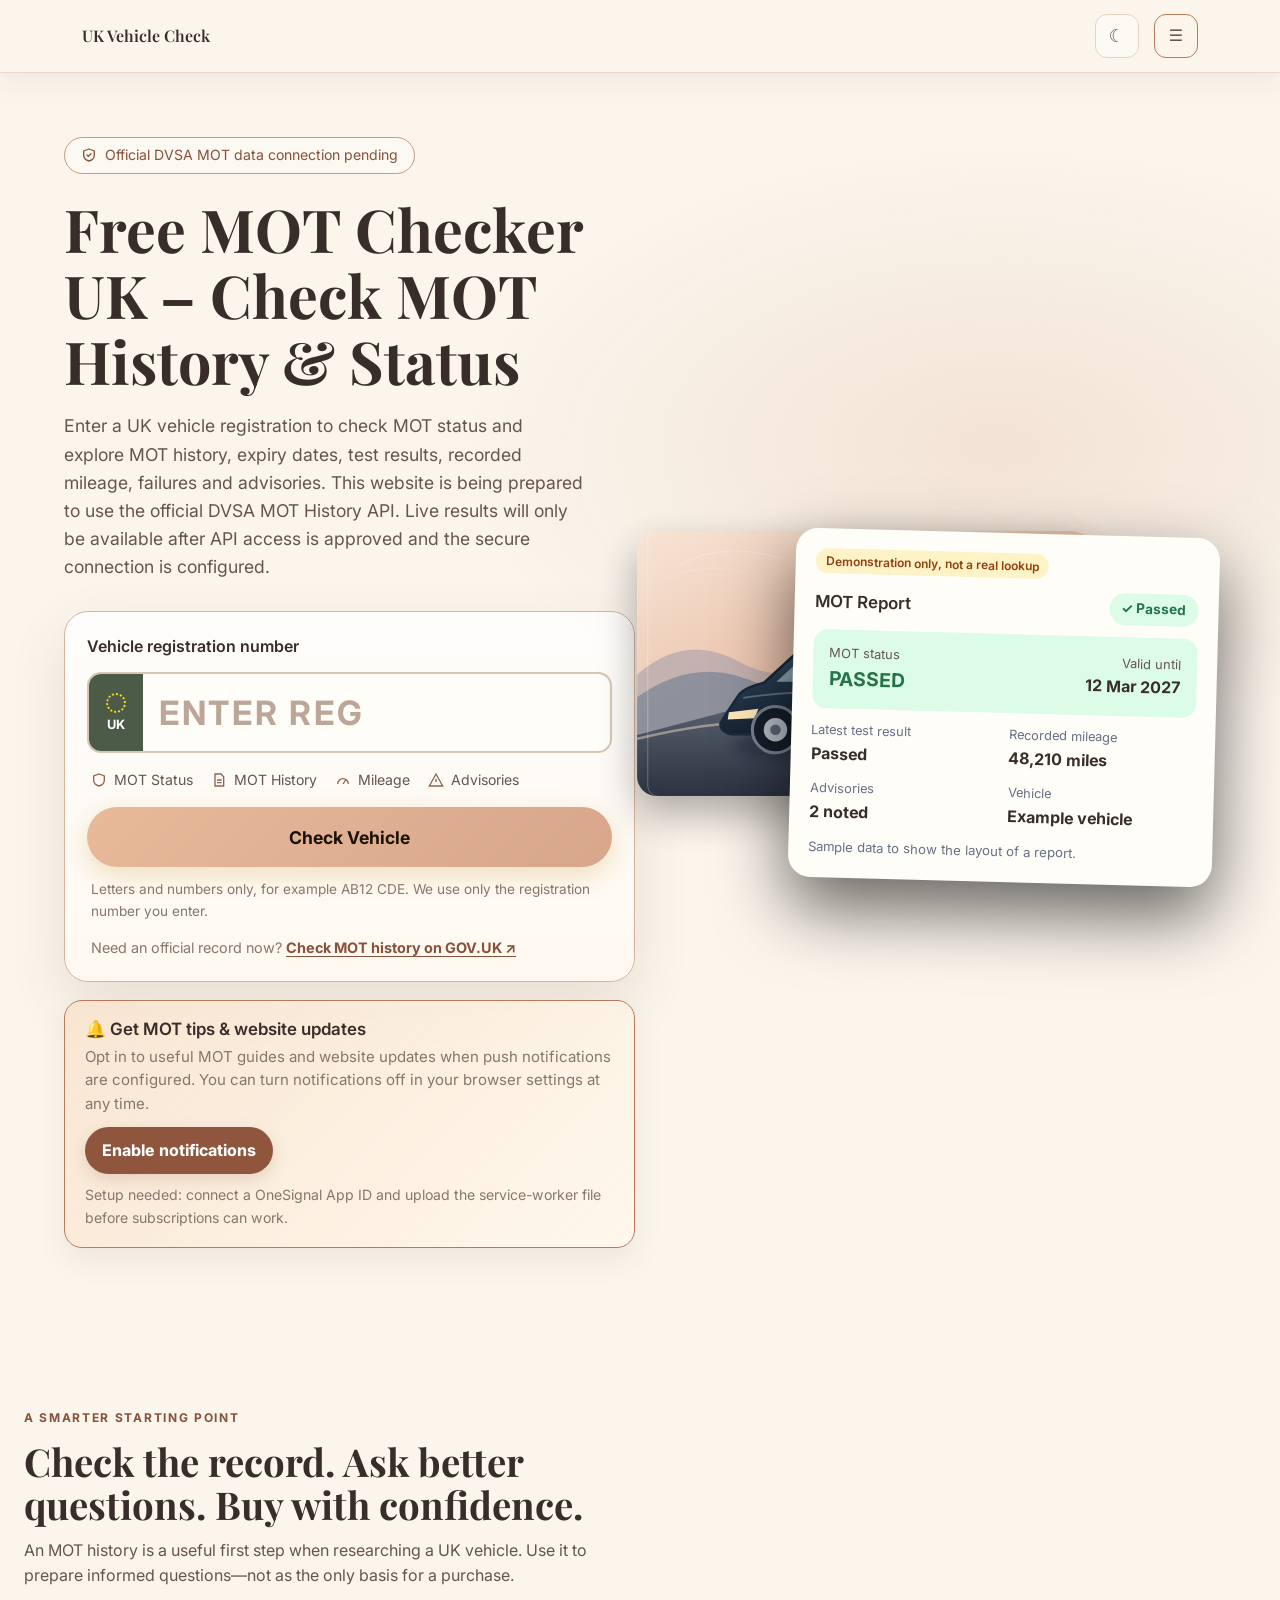
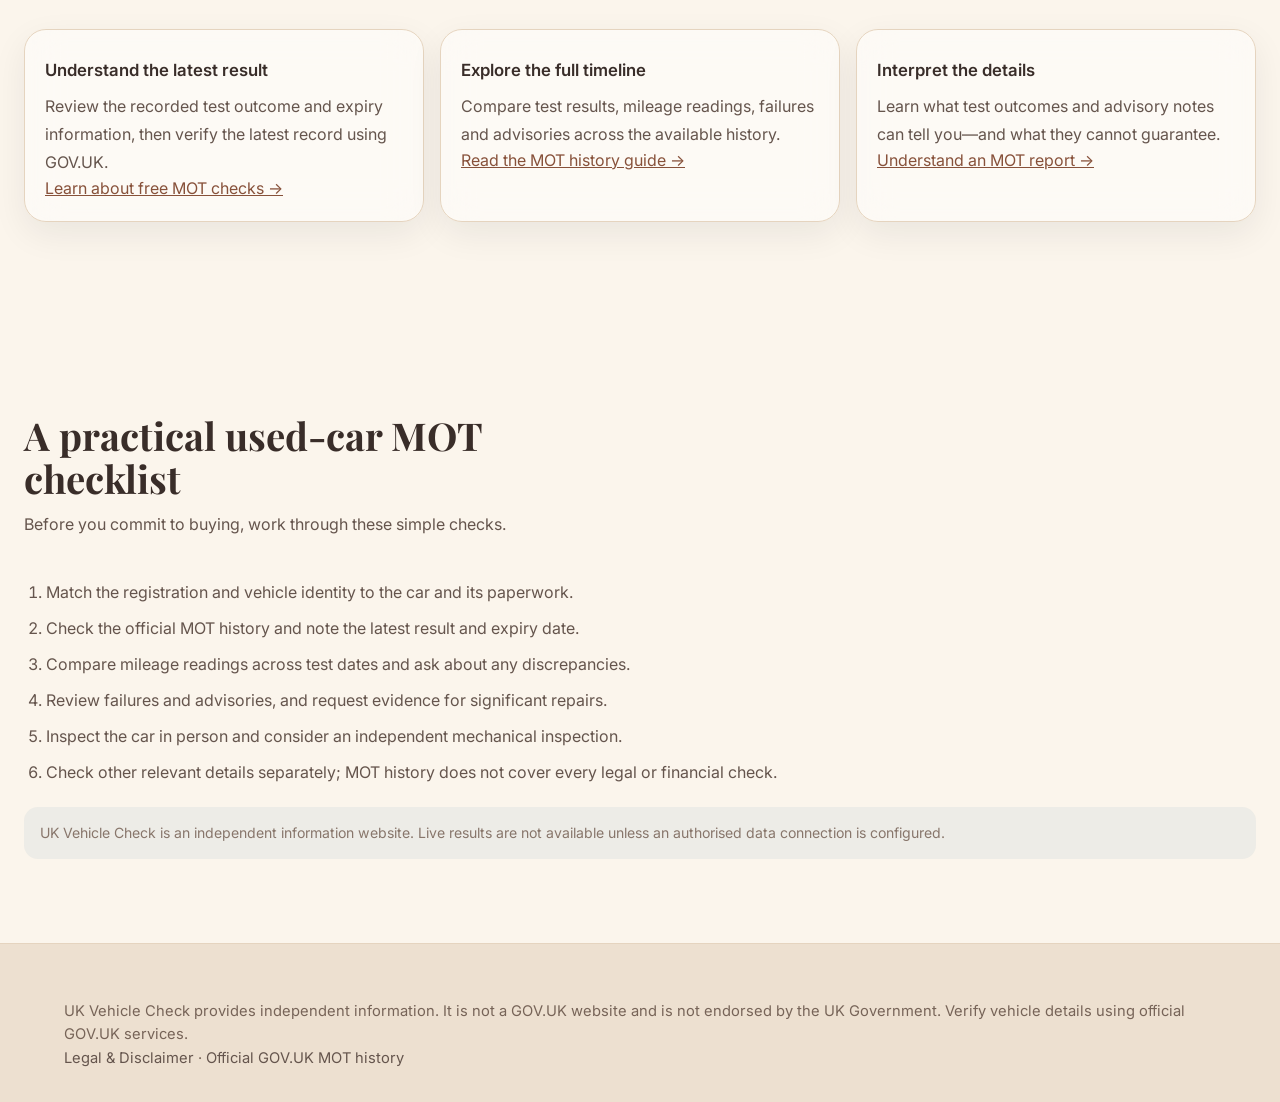
<file: index.html>
<!DOCTYPE html>
<html lang="en-GB">
 <head>
  <title>
   Home | UK Vehicle Check
  </title>
  <meta charset="utf-8"/>
  <meta content="width=device-width, initial-scale=1, viewport-fit=cover" name="viewport"/>
  <meta content="index,follow,max-image-preview:large" name="robots"/>
  <meta content="#FBF5EC" id="themeColorMeta" name="theme-color"/>
  <meta content="website" property="og:type"/>
  <meta content="MOT Checker UK &ndash; Free MOT History Check | UK Vehicle Check" property="og:title"/>
  <meta content="Learn how to check MOT history, MOT status and expiry dates by registration. Understand mileage, failures, advisories, MOT rules and official GOV.UK checks." property="og:description"/>
  <meta content="summary" name="twitter:card"/>
  <meta content="MOT Checker UK &ndash; UK Vehicle Check" name="twitter:title"/>
  <meta content="Explore MOT history, MOT status, expiry dates, mileage and advisories by UK vehicle registration." name="twitter:description"/>
  <meta content="Free MOT check guide for UK registration numbers. Learn about MOT history, status, expiry dates, mileage, failures, advisories, retests and MOT rules, with official GOV.UK links." name="description"/>
  <link href="https://fonts.googleapis.com" rel="preconnect"/>
  <link crossorigin="" href="https://fonts.gstatic.com" rel="preconnect"/>
  <link href="https://fonts.googleapis.com/css2?family=Inter:wght@400;500;600;700&amp;family=Playfair+Display:wght@600;700&amp;display=swap" rel="stylesheet"/>
  <link href="styles.css" rel="stylesheet"/>
 </head>
 <body>
  <a class="skip" href="#main">
   Skip to main content
  </a>
  <header class="nav">
   <div class="wrap">
    <a class="logo" href="index.html">
     UK Vehicle Check
    </a>
    <nav aria-label="Main" class="menu" id="menu">
     <a aria-current="page" class="l" href="index.html">
      Home
     </a>
     <a class="l" href="free-mot-check.html">
      Free MOT Check
     </a>
     <a class="l" href="mot-history.html">
      MOT History
     </a>
     <a class="l" href="mot-report.html">
      MOT Report
     </a>
     <a class="l" href="what-is-included.html">
      What Is Included
     </a>
     <a class="l" href="faqs.html">
      FAQs
     </a>
     <a class="l" href="dvsa-data.html">
      DVSA Data
     </a>
     <a class="l" href="legal.html">
      Legal
     </a>
    </nav>
    <button aria-label="Switch to dark mode" aria-pressed="false" class="theme-toggle" id="themeToggle" type="button">
     <span aria-hidden="true" class="theme-icon">
      ☾
     </span>
     <span class="theme-label">
      Dark mode
     </span>
    </button>
    <button aria-controls="menu" aria-expanded="false" aria-label="Open menu" class="burger" id="burger">
     ☰
    </button>
   </div>
  </header>
  <main id="main">
   <section class="hero" id="top">
    <div class="wrap grid">
     <div>
      <span class="pill">
       <svg aria-hidden="true" fill="none" height="16" stroke="currentColor" stroke-linecap="round" stroke-linejoin="round" stroke-width="2" viewbox="0 0 24 24" width="16">
        <path d="M12 3l8 3v6c0 5-3.500 8-8 9-4.500-1-8-4-8-9V6z">
        </path>
        <path d="M9 12l2 2 4-4">
        </path>
       </svg>
       Official DVSA MOT data connection pending
      </span>
      <h1>
       Free MOT Checker UK &ndash; Check MOT History &amp; Status
      </h1>
      <p class="lead">
       Enter a UK vehicle registration to check MOT status and explore MOT history, expiry dates, test results, recorded mileage, failures and advisories. This website is being prepared to use the official DVSA MOT History API. Live results will only be available after API access is approved and the secure connection is configured.
      </p>
      <form class="check" id="form" novalidate="">
       <label for="reg">
        Vehicle registration number
       </label>
       <div class="plate" id="plate">
        <span aria-hidden="true" class="gb">
         <i>
         </i>
         UK
        </span>
        <input aria-describedby="help msg" autocapitalize="characters" autocomplete="off" id="reg" inputmode="text" maxlength="8" placeholder="ENTER REG" spellcheck="false" type="text"/>
       </div>
       <div aria-label="Information the checker can show" class="chips">
        <span>
         <svg aria-hidden="true" fill="none" height="16" stroke="currentColor" stroke-width="2" viewbox="0 0 24 24" width="16">
          <path d="M12 3l8 3v6c0 5-3.500 8-8 9-4.500-1-8-4-8-9V6z">
          </path>
         </svg>
         MOT Status
        </span>
        <span>
         <svg aria-hidden="true" fill="none" height="16" stroke="currentColor" stroke-width="2" viewbox="0 0 24 24" width="16">
          <path d="M6 3h9l4 4v14H6z">
          </path>
          <path d="M9 12h7M9 16h7">
          </path>
         </svg>
         MOT History
        </span>
        <span>
         <svg aria-hidden="true" fill="none" height="16" stroke="currentColor" stroke-width="2" viewbox="0 0 24 24" width="16">
          <path d="M4 18a8 8 0 1116 0">
          </path>
          <path d="M12 18l4-6">
          </path>
         </svg>
         Mileage
        </span>
        <span>
         <svg aria-hidden="true" fill="none" height="16" stroke="currentColor" stroke-width="2" viewbox="0 0 24 24" width="16">
          <path d="M12 3l10 18H2z">
          </path>
          <path d="M12 10v5">
          </path>
         </svg>
         Advisories
        </span>
       </div>
       <button class="btn" id="go" type="submit">
        <span aria-hidden="true" class="spin">
        </span>
        <span id="gotxt">
         Check Vehicle
        </span>
       </button>
       <p class="help" id="help">
        Letters and numbers only, for example AB12 CDE. We use only the registration number you enter.
       </p>
       <div aria-live="polite" class="msg" id="msg" role="status">
       </div>
       <p class="official-fallback">
        Need an official record now?
        <a href="https://www.gov.uk/check-mot-history" rel="noopener noreferrer" target="_blank">
         Check MOT history on GOV.UK &nearrow;
        </a>
       </p>
      </form>
      <section aria-live="polite" class="live-results" hidden="" id="liveResults">
       <div class="results-head">
        <div>
         <span class="result-kicker">
          VEHICLE REPORT
         </span>
         <h2 id="resultTitle">
          MOT check results
         </h2>
         <p id="resultSubtitle">
          Results returned by the connected data service.
         </p>
        </div>
        <button class="clear-results" id="clearResults" type="button">
         Clear results
        </button>
       </div>
       <div class="vehicle-cards" id="vehicleCards">
       </div>
       <div class="result-panel">
        <h3>
         Recorded MOT test history
        </h3>
        <p class="panel-help">
         Test dates, results, expiry and mileage are shown where the connected service provides them.
        </p>
        <div class="table-scroll">
         <table class="history-table">
          <thead>
           <tr>
            <th>
             Test date
            </th>
            <th>
             Result
            </th>
            <th>
             Mileage
            </th>
            <th>
             Expiry date
            </th>
           </tr>
          </thead>
          <tbody id="historyRows">
          </tbody>
         </table>
        </div>
        <p class="panel-help" hidden="" id="noTests">
         No test-history records were returned for this vehicle.
        </p>
       </div>
       <div class="results-columns">
        <div class="result-panel">
         <h3>
          Mileage history
         </h3>
         <p class="panel-help">
          Recorded odometer readings from available MOT tests.
         </p>
         <div class="mileage-chart" id="mileageChart">
         </div>
        </div>
        <div class="result-panel">
         <h3>
          Failures, defects &amp; advisories
         </h3>
         <p class="panel-help">
          Descriptions and severity are shown as supplied by the data service.
         </p>
         <div class="defect-list" id="defectList">
         </div>
        </div>
       </div>
       <p class="result-disclaimer">
        MOT records describe test results at the time of testing. They do not guarantee the vehicle&rsquo;s current condition. Check official records and arrange an independent inspection when appropriate.
       </p>
      </section>
      <div aria-labelledby="notifyHeading" class="notify-card">
       <h3 id="notifyHeading">
        🔔 Get MOT tips &amp; website updates
       </h3>
       <p>
        Opt in to useful MOT guides and website updates when push notifications are configured. You can turn notifications off in your browser settings at any time.
       </p>
       <div class="notify-actions">
        <button class="notify-btn" data-push-optin="" type="button">
         Enable notifications
        </button>
        <span aria-live="polite" class="notify-status" id="notifyStatus" role="status">
         Notifications are optional and only start after you choose to allow them.
        </span>
       </div>
      </div>
     </div>
     <div class="stage">
      <img alt="Dark saloon car on a country road at sunset" class="car" decoding="async" fetchpriority="high" height="350" src="assets/hero-car.svg" width="602"/>
      <div aria-label="Illustrative example of a result" class="rep">
       <div class="top">
        <span class="tag">
         Demonstration only, not a real lookup
        </span>
       </div>
       <div class="top">
        <h3>
         MOT Report
        </h3>
        <span class="badge pass">
         &checkmark; Passed
        </span>
       </div>
       <div class="status">
        <div>
         <small>
          MOT status
         </small>
         <strong>
          PASSED
         </strong>
        </div>
        <div style="text-align:right">
         <small>
          Valid until
         </small>
         <b>
          12 Mar 2027
         </b>
        </div>
       </div>
       <div class="kv">
        <div>
         <small>
          Latest test result
         </small>
         <b>
          Passed
         </b>
        </div>
        <div>
         <small>
          Recorded mileage
         </small>
         <b>
          48,210 miles
         </b>
        </div>
        <div>
         <small>
          Advisories
         </small>
         <b>
          2 noted
         </b>
        </div>
        <div>
         <small>
          Vehicle
         </small>
         <b>
          Example vehicle
         </b>
        </div>
       </div>
       <p class="note">
        Sample data to show the layout of a report.
       </p>
      </div>
     </div>
    </div>
   </section>
   <section id="check">
    <div class="wrap">
     <div class="sec-head">
      <h2>
       What Does a Free MOT Check Show?
      </h2>
      <p>
       Use a UK MOT history check to review available test results, MOT status, expiry date, recorded mileage, defects and advisories for a vehicle registration.
      </p>
     </div>
     <div class="hl">
      <div>
       <span class="ico">
        <svg aria-hidden="true" fill="none" height="24" stroke="currentColor" stroke-linecap="round" stroke-linejoin="round" stroke-width="1.8" viewbox="0 0 24 24" width="24">
         <path d="M12 3l8 3v6c0 5-3.500 8-8 9-4.500-1-8-4-8-9V6z">
         </path>
         <path d="M9 12l2 2 4-4">
         </path>
        </svg>
       </span>
       <h3>
        MOT status
       </h3>
       <p>
        See whether the vehicle currently has a valid MOT.
       </p>
      </div>
      <div>
       <span class="ico">
        <svg aria-hidden="true" fill="none" height="24" stroke="currentColor" stroke-linecap="round" stroke-width="1.8" viewbox="0 0 24 24" width="24">
         <rect height="16" rx="2" width="18" x="3" y="5">
         </rect>
         <path d="M3 10h18M8 3v4M16 3v4">
         </path>
        </svg>
       </span>
       <h3>
        MOT expiry date
       </h3>
       <p>
        Find out when the current MOT runs out.
       </p>
      </div>
      <div>
       <span class="ico">
        <svg aria-hidden="true" fill="none" height="24" stroke="currentColor" stroke-linecap="round" stroke-width="1.8" viewbox="0 0 24 24" width="24">
         <path d="M4 18a8 8 0 1116 0">
         </path>
         <path d="M12 18l4-6">
         </path>
        </svg>
       </span>
       <h3>
        Recorded mileage
       </h3>
       <p>
        Odometer readings noted at each MOT test.
       </p>
      </div>
      <div>
       <span class="ico">
        <svg aria-hidden="true" fill="none" height="24" stroke="currentColor" stroke-linecap="round" stroke-linejoin="round" stroke-width="1.8" viewbox="0 0 24 24" width="24">
         <path d="M9 11l3 3 8-8">
         </path>
         <path d="M20 12v7a2 2 0 01-2 2H6a2 2 0 01-2-2V6a2 2 0 012-2h9">
         </path>
        </svg>
       </span>
       <h3>
        Test results
       </h3>
       <p>
        Pass and fail outcomes for past MOT tests.
       </p>
      </div>
      <div>
       <span class="ico">
        <svg aria-hidden="true" fill="none" height="24" stroke="currentColor" stroke-linecap="round" stroke-linejoin="round" stroke-width="1.8" viewbox="0 0 24 24" width="24">
         <path d="M12 3l10 18H2z">
         </path>
         <path d="M12 10v5M12 18h.01">
         </path>
        </svg>
       </span>
       <h3>
        Defects and advisories
       </h3>
       <p>
        Items testers noted, where the record includes them.
       </p>
      </div>
      <div>
       <span class="ico">
        <svg aria-hidden="true" fill="none" height="24" stroke="currentColor" stroke-linecap="round" stroke-linejoin="round" stroke-width="1.8" viewbox="0 0 24 24" width="24">
         <path d="M5 17h14M6 17l1.5-6A2 2 0 019.400 9.500h5.200a2 2 0 011.900 1.500L18 17">
         </path>
         <circle cx="8" cy="17" r="1.5">
         </circle>
         <circle cx="16" cy="17" r="1.5">
         </circle>
        </svg>
       </span>
       <h3>
        Vehicle details
       </h3>
       <p>
        Basic vehicle information from authorised sources.
       </p>
      </div>
     </div>
    </div>
   </section>
   <section class="content-section" id="data-coverage">
    <div class="wrap">
     <span class="pill">
      Official data source
     </span>
     <h2>
      DVSA MOT data &amp; coverage
     </h2>
     <p>
      UK Vehicle Check is being prepared to retrieve MOT history from the official Driver and Vehicle Standards Agency (DVSA) MOT History API. API access must be approved and connected securely before this website can show live vehicle records. UK Vehicle Check is not a GOV.UK website and is not endorsed by the UK Government.
     </p>
     <div class="stats-grid" style="display:grid;grid-template-columns:repeat(auto-fit,minmax(170px,1fr));gap:14px;margin:22px 0">
      <div class="result-panel">
       <strong style="font-size:1.7rem;display:block">
        2005+
       </strong>
       <span>
        Car, motorcycle and van MOT history coverage in Great Britain (API coverage)
       </span>
      </div>
      <div class="result-panel">
       <strong style="font-size:1.7rem;display:block">
        Daily
       </strong>
       <span>
        Delta data files are published daily for the official bulk-data service
       </span>
      </div>
      <div class="result-panel">
       <strong style="font-size:1.7rem;display:block">
        40M+
       </strong>
       <span>
        MOT test records &mdash; indicative site statistic; confirm the current record count before publishing as a verified figure
       </span>
      </div>
     </div>
     <p>
      <a href="https://documentation.history.mot.api.gov.uk/" rel="noopener noreferrer" target="_blank">
       Read official DVSA MOT History API documentation &nearrow;
      </a>
      &middot;
      <a href="https://www.gov.uk/check-mot-history" rel="noopener noreferrer" target="_blank">
       Check MOT history on GOV.UK &nearrow;
      </a>
     </p>
     <p class="result-disclaimer">
      Data coverage varies by vehicle type and region. Cars, motorcycles and vans in Great Britain have records since 2005; Northern Ireland coverage begins in 2017 according to DVSA API documentation. Daily updates apply to the bulk-download data service, not necessarily every individual lookup.
     </p>
    </div>
   </section>
   <section class="editorial">
    <div class="wrap">
     <div class="sec-head">
      <span class="eyebrow">
       UK VEHICLE CHECK GUIDE
      </span>
      <h2>
       Welcome to UK Vehicle Check
      </h2>
      <p>
       A practical starting point for checking a used vehicle or keeping track of your own car. Use the guides below to understand MOT records before you make a decision.
      </p>
     </div>
     <div class="glass-grid">
      <article class="glass-card">
       <span class="glass-number">
        01
       </span>
       <h3>
        What to review
       </h3>
       <p>
        Start with the registration lookup, then review previous tests, mileage patterns and any recorded advisories. Remember that an MOT is a snapshot of roadworthiness on the test date, not a guarantee about the vehicle today.
       </p>
      </article>
      <article class="glass-card">
       <span class="glass-number">
        02
       </span>
       <h3>
        Know the limits
       </h3>
       <p>
        Use official GOV.UK services to confirm important details. This independent information site is not affiliated with or endorsed by the UK Government.
       </p>
      </article>
      <article class="glass-card">
       <span class="glass-number">
        03
       </span>
       <h3>
        Next step
       </h3>
       <p>
        For official records, visit
        <a href="https://www.gov.uk/check-mot-history" rel="noopener noreferrer" target="_blank">
         GOV.UK MOT history
        </a>
        . Keep a copy of relevant records and ask the seller to explain anything that does not match the vehicle or its paperwork.
       </p>
      </article>
     </div>
     <p class="editorial-note">
      Guidance only. Always verify important details using official sources.
     </p>
    </div>
   </section>
   <section class="page-guide-extra editorial">
    <div class="wrap">
     <div class="sec-head">
      <span class="eyebrow">
       UK VEHICLE CHECK &bull; PRACTICAL GUIDE
      </span>
      <h1>
       A clearer way to understand a vehicle&rsquo;s MOT record
      </h1>
      <p>
       Use this independent guide to understand MOT status, past tests and the warning signs worth checking before you buy or keep a vehicle. The site is a front end and does not currently fetch live records; use the official checker for the vehicle-specific result.
      </p>
     </div>
     <div class="glass-grid">
      <article class="glass-card">
       <span class="glass-number">
        01
       </span>
       <h3>
        Start with the registration
       </h3>
       <p>
        A UK registration number helps the official service find a vehicle&rsquo;s MOT record. Check the plate carefully and compare the make and model returned with the vehicle you are viewing.
       </p>
      </article>
      <article class="glass-card">
       <span class="glass-number">
        02
       </span>
       <h3>
        Read the whole story
       </h3>
       <p>
        One pass result is only a snapshot. Review the sequence of test dates, mileages, failures and advisories to understand what has changed over time.
       </p>
      </article>
      <article class="glass-card">
       <span class="glass-number">
        03
       </span>
       <h3>
        Use MOT history as one part of your decision
       </h3>
       <p>
        An MOT record is not a full mechanical inspection and does not prove that a vehicle has no finance, theft marker, insurance write-off or hidden damage. Consider a professional inspection and separate checks where appropriate.
       </p>
      </article>
     </div>
     <div class="guide-checklist glass-card">
      <h2>
       Your quick MOT-check checklist
      </h2>
      <ul>
       <li>
        Confirm the registration and vehicle identity match.
       </li>
       <li>
        Check the latest result and MOT expiry date.
       </li>
       <li>
        Read mileage entries in date order and ask about any unexpected drop.
       </li>
       <li>
        Review repeated advisories and previous failures.
       </li>
       <li>
        Verify the result on GOV.UK before relying on it.
       </li>
      </ul>
      <p class="editorial-note">
       For vehicle-specific information, verify the record with
       <a href="https://www.gov.uk/check-mot-history" rel="noopener noreferrer" target="_blank">
        the official GOV.UK MOT history service
       </a>
       .
      </p>
     </div>
    </div>
   </section>
  </main>
  <section class="editorial">
   <div class="wrap">
    <div class="sec-head">
     <span class="eyebrow">
      A SMARTER STARTING POINT
     </span>
     <h2>
      Check the record. Ask better questions. Buy with confidence.
     </h2>
     <p>
      An MOT history is a useful first step when researching a UK vehicle. Use it to prepare informed questions&mdash;not as the only basis for a purchase.
     </p>
    </div>
    <div class="cards-grid">
     <article class="glass-card">
      <h3>
       Understand the latest result
      </h3>
      <p>
       Review the recorded test outcome and expiry information, then verify the latest record using GOV.UK.
      </p>
      <a href="free-mot-check.html">
       Learn about free MOT checks &rarr;
      </a>
     </article>
     <article class="glass-card">
      <h3>
       Explore the full timeline
      </h3>
      <p>
       Compare test results, mileage readings, failures and advisories across the available history.
      </p>
      <a href="mot-history.html">
       Read the MOT history guide &rarr;
      </a>
     </article>
     <article class="glass-card">
      <h3>
       Interpret the details
      </h3>
      <p>
       Learn what test outcomes and advisory notes can tell you&mdash;and what they cannot guarantee.
      </p>
      <a href="mot-report.html">
       Understand an MOT report &rarr;
      </a>
     </article>
    </div>
   </div>
  </section>
  <section class="editorial">
   <div class="wrap">
    <div class="sec-head">
     <h2>
      A practical used-car MOT checklist
     </h2>
     <p>
      Before you commit to buying, work through these simple checks.
     </p>
    </div>
    <ol class="numbered-list">
     <li>
      Match the registration and vehicle identity to the car and its paperwork.
     </li>
     <li>
      Check the official MOT history and note the latest result and expiry date.
     </li>
     <li>
      Compare mileage readings across test dates and ask about any discrepancies.
     </li>
     <li>
      Review failures and advisories, and request evidence for significant repairs.
     </li>
     <li>
      Inspect the car in person and consider an independent mechanical inspection.
     </li>
     <li>
      Check other relevant details separately; MOT history does not cover every legal or financial check.
     </li>
    </ol>
    <p class="editorial-note">
     UK Vehicle Check is an independent information website. Live results are not available unless an authorised data connection is configured.
    </p>
   </div>
  </section>
  <footer class="site-footer">
   <div class="wrap">
    <p>
     UK Vehicle Check provides independent information. It is not a GOV.UK website and is not endorsed by the UK Government. Verify vehicle details using official GOV.UK services.
    </p>
    <p>
     <a href="legal.html">
      Legal &amp; Disclaimer
     </a>
     &middot;
     <a href="https://www.gov.uk/check-mot-history" rel="noopener noreferrer" target="_blank">
      Official GOV.UK MOT history
     </a>
    </p>
   </div>
  </footer>
  <script defer="True" src="app.js">
  </script>
 </body>
</html>
</file>
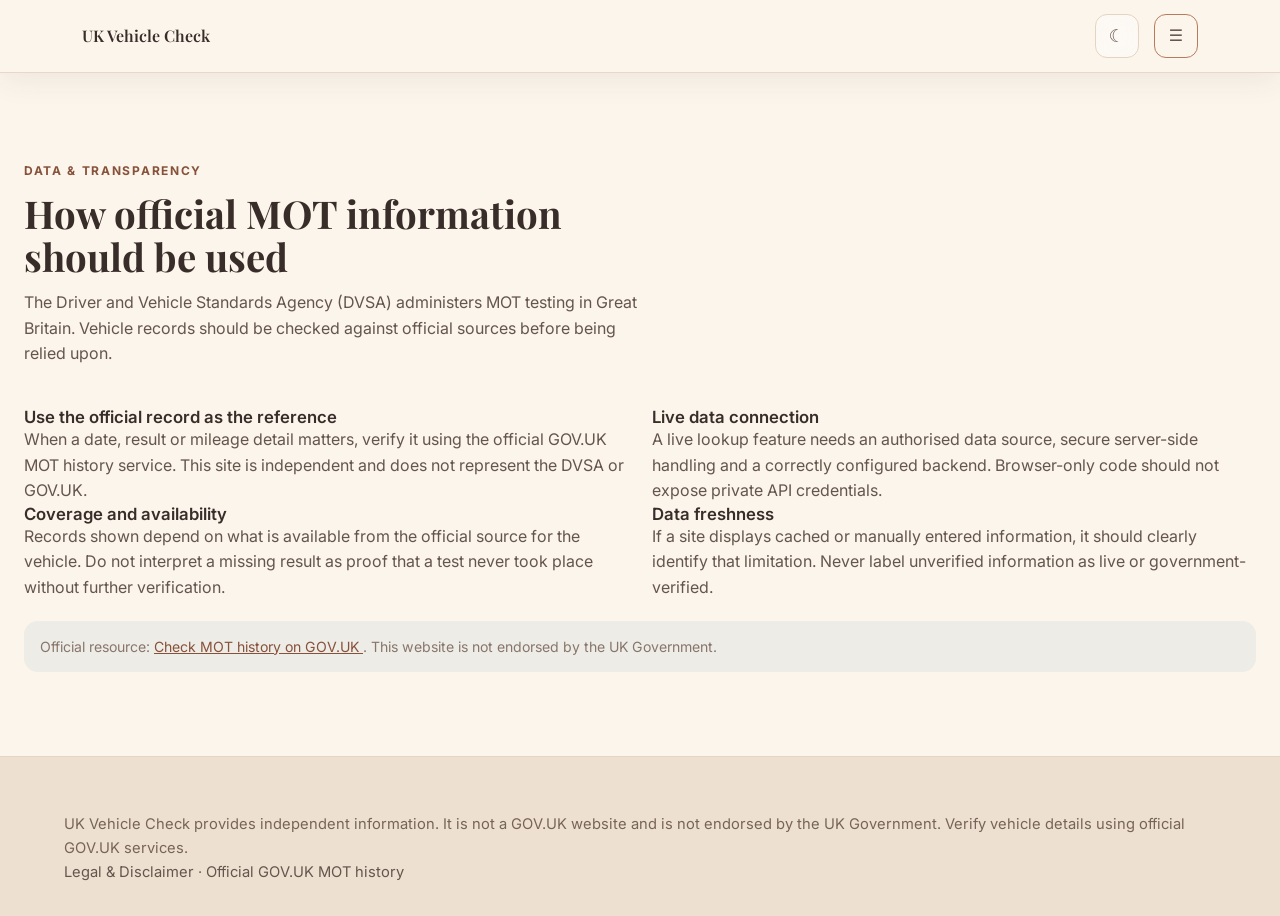
<file: dvsa-data.html>
<!DOCTYPE html>
<html lang="en-GB">
 <head>
  <title>
   DVSA Data | UK Vehicle Check
  </title>
  <meta charset="utf-8"/>
  <meta content="width=device-width, initial-scale=1, viewport-fit=cover" name="viewport"/>
  <meta content="index,follow,max-image-preview:large" name="robots"/>
  <meta content="#FBF5EC" id="themeColorMeta" name="theme-color"/>
  <meta content="website" property="og:type"/>
  <meta content="MOT Checker UK &ndash; Free MOT History Check | UK Vehicle Check" property="og:title"/>
  <meta content="Learn how to check MOT history, MOT status and expiry dates by registration. Understand mileage, failures, advisories, MOT rules and official GOV.UK checks." property="og:description"/>
  <meta content="summary" name="twitter:card"/>
  <meta content="MOT Checker UK &ndash; UK Vehicle Check" name="twitter:title"/>
  <meta content="Explore MOT history, MOT status, expiry dates, mileage and advisories by UK vehicle registration." name="twitter:description"/>
  <meta content="Free MOT check guide for UK registration numbers. Learn about MOT history, status, expiry dates, mileage, failures, advisories, retests and MOT rules, with official GOV.UK links." name="description"/>
  <link href="https://fonts.googleapis.com" rel="preconnect"/>
  <link crossorigin="" href="https://fonts.gstatic.com" rel="preconnect"/>
  <link href="https://fonts.googleapis.com/css2?family=Inter:wght@400;500;600;700&amp;family=Playfair+Display:wght@600;700&amp;display=swap" rel="stylesheet"/>
  <link href="styles.css" rel="stylesheet"/>
 </head>
 <body>
  <a class="skip" href="#main">
   Skip to main content
  </a>
  <header class="nav">
   <div class="wrap">
    <a class="logo" href="index.html">
     UK Vehicle Check
    </a>
    <nav aria-label="Main" class="menu" id="menu">
     <a class="l" href="index.html">
      Home
     </a>
     <a class="l" href="free-mot-check.html">
      Free MOT Check
     </a>
     <a class="l" href="mot-history.html">
      MOT History
     </a>
     <a class="l" href="mot-report.html">
      MOT Report
     </a>
     <a class="l" href="what-is-included.html">
      What Is Included
     </a>
     <a class="l" href="faqs.html">
      FAQs
     </a>
     <a aria-current="page" class="l" href="dvsa-data.html">
      DVSA Data
     </a>
     <a class="l" href="legal.html">
      Legal
     </a>
    </nav>
    <button aria-label="Switch to dark mode" aria-pressed="false" class="theme-toggle" id="themeToggle" type="button">
     <span aria-hidden="true" class="theme-icon">
      ☾
     </span>
     <span class="theme-label">
      Dark mode
     </span>
    </button>
    <button aria-controls="menu" aria-expanded="false" aria-label="Open menu" class="burger" id="burger">
     ☰
    </button>
   </div>
  </header>
  <main id="main">
   <section class="content-section" id="data-coverage">
    <div class="wrap">
     <span class="pill">
      Official data source
     </span>
     <h2>
      DVSA MOT data &amp; coverage
     </h2>
     <p>
      UK Vehicle Check is being prepared to retrieve MOT history from the official Driver and Vehicle Standards Agency (DVSA) MOT History API. API access must be approved and connected securely before this website can show live vehicle records. UK Vehicle Check is not a GOV.UK website and is not endorsed by the UK Government.
     </p>
     <div class="stats-grid" style="display:grid;grid-template-columns:repeat(auto-fit,minmax(170px,1fr));gap:14px;margin:22px 0">
      <div class="result-panel">
       <strong style="font-size:1.7rem;display:block">
        2005+
       </strong>
       <span>
        Car, motorcycle and van MOT history coverage in Great Britain (API coverage)
       </span>
      </div>
      <div class="result-panel">
       <strong style="font-size:1.7rem;display:block">
        Daily
       </strong>
       <span>
        Delta data files are published daily for the official bulk-data service
       </span>
      </div>
      <div class="result-panel">
       <strong style="font-size:1.7rem;display:block">
        40M+
       </strong>
       <span>
        MOT test records &mdash; indicative site statistic; confirm the current record count before publishing as a verified figure
       </span>
      </div>
     </div>
     <p>
      <a href="https://documentation.history.mot.api.gov.uk/" rel="noopener noreferrer" target="_blank">
       Read official DVSA MOT History API documentation &nearrow;
      </a>
      &middot;
      <a href="https://www.gov.uk/check-mot-history" rel="noopener noreferrer" target="_blank">
       Check MOT history on GOV.UK &nearrow;
      </a>
     </p>
     <p class="result-disclaimer">
      Data coverage varies by vehicle type and region. Cars, motorcycles and vans in Great Britain have records since 2005; Northern Ireland coverage begins in 2017 according to DVSA API documentation. Daily updates apply to the bulk-download data service, not necessarily every individual lookup.
     </p>
    </div>
   </section>
   <section class="editorial">
    <div class="wrap">
     <div class="sec-head">
      <span class="eyebrow">
       UK VEHICLE CHECK GUIDE
      </span>
      <h2>
       About DVSA and MOT data
      </h2>
      <p>
       The Driver and Vehicle Standards Agency (DVSA) oversees MOT testing in Great Britain. Official GOV.UK services provide access to vehicle MOT history and related information.
      </p>
     </div>
     <div class="glass-grid">
      <article class="glass-card">
       <span class="glass-number">
        01
       </span>
       <h3>
        What to review
       </h3>
       <p>
        A third-party website should explain where its data comes from and whether it is current. This project is a front-end template: it does not currently connect to DVSA systems and should not display invented or sample data as real records.
       </p>
      </article>
      <article class="glass-card">
       <span class="glass-number">
        02
       </span>
       <h3>
        Know the limits
       </h3>
       <p>
        Use the official GOV.UK service to verify records. UK Vehicle Check is independent and is not a GOV.UK website or endorsed by the UK Government.
       </p>
      </article>
      <article class="glass-card">
       <span class="glass-number">
        03
       </span>
       <h3>
        Next step
       </h3>
       <p>
        For official records, visit
        <a href="https://www.gov.uk/check-mot-history" rel="noopener noreferrer" target="_blank">
         GOV.UK MOT history
        </a>
        . Keep a copy of relevant records and ask the seller to explain anything that does not match the vehicle or its paperwork.
       </p>
      </article>
     </div>
     <p class="editorial-note">
      Guidance only. Always verify important details using official sources.
     </p>
    </div>
   </section>
   <section class="page-guide-extra editorial">
    <div class="wrap">
     <div class="sec-head">
      <span class="eyebrow">
       UK VEHICLE CHECK &bull; PRACTICAL GUIDE
      </span>
      <h1>
       About DVSA MOT data
      </h1>
      <p>
       The Driver and Vehicle Standards Agency (DVSA) is responsible for the MOT testing framework in Great Britain. The official MOT history service lets the public review recorded test results for eligible vehicles.
      </p>
     </div>
     <div class="glass-grid">
      <article class="glass-card">
       <span class="glass-number">
        01
       </span>
       <h3>
        What the record can contain
       </h3>
       <p>
        The official history can include test dates, expiry dates, pass/fail results, mileage readings, test numbers, failure reasons and advisory notices, subject to vehicle type and record availability.
       </p>
      </article>
      <article class="glass-card">
       <span class="glass-number">
        02
       </span>
       <h3>
        Coverage varies by vehicle and region
       </h3>
       <p>
        Cars, motorcycles and vans in Great Britain generally have history from 2005; HGVs, trailers, buses and coaches from 2018. Northern Ireland uses a separate service and has records from 2017.
       </p>
      </article>
      <article class="glass-card">
       <span class="glass-number">
        03
       </span>
       <h3>
        API access and this website
       </h3>
       <p>
        The MOT History API is available to authorised third-party organisations through an application process. This project has not been connected to an approved API or live data backend; no vehicle-specific result should be inferred from this page.
       </p>
      </article>
      <article class="glass-card">
       <span class="glass-number">
        04
       </span>
       <h3>
        Accuracy and corrections
       </h3>
       <p>
        The record reflects information held by the official source. If a test is missing or details look wrong, contact the relevant official service or testing station; this website cannot amend DVSA records.
       </p>
      </article>
      <article class="glass-card">
       <span class="glass-number">
        05
       </span>
       <h3>
        Independence and licensing
       </h3>
       <p>
        UK Vehicle Check is independent and is not a GOV.UK website, nor is it endorsed by DVSA or DVLA. When reusing public-sector information, follow the applicable Open Government Licence terms and attribution requirements.
       </p>
      </article>
     </div>
     <div class="guide-checklist glass-card">
      <h2>
       Official resources
      </h2>
      <ul>
       <li>
        GOV.UK: check MOT history
       </li>
       <li>
        GOV.UK: check MOT status
       </li>
       <li>
        Department for Transport: MOT History API dataset
       </li>
      </ul>
      <p class="editorial-note">
       For vehicle-specific information, verify the record with
       <a href="https://www.gov.uk/check-mot-history" rel="noopener noreferrer" target="_blank">
        the official GOV.UK MOT history service
       </a>
       .
      </p>
     </div>
    </div>
   </section>
  </main>
  <section class="editorial">
   <div class="wrap">
    <div class="sec-head">
     <span class="eyebrow">
      DATA &amp; TRANSPARENCY
     </span>
     <h2>
      How official MOT information should be used
     </h2>
     <p>
      The Driver and Vehicle Standards Agency (DVSA) administers MOT testing in Great Britain. Vehicle records should be checked against official sources before being relied upon.
     </p>
    </div>
    <div class="content-columns">
     <div>
      <h3>
       Use the official record as the reference
      </h3>
      <p>
       When a date, result or mileage detail matters, verify it using the official GOV.UK MOT history service. This site is independent and does not represent the DVSA or GOV.UK.
      </p>
      <h3>
       Coverage and availability
      </h3>
      <p>
       Records shown depend on what is available from the official source for the vehicle. Do not interpret a missing result as proof that a test never took place without further verification.
      </p>
     </div>
     <div>
      <h3>
       Live data connection
      </h3>
      <p>
       A live lookup feature needs an authorised data source, secure server-side handling and a correctly configured backend. Browser-only code should not expose private API credentials.
      </p>
      <h3>
       Data freshness
      </h3>
      <p>
       If a site displays cached or manually entered information, it should clearly identify that limitation. Never label unverified information as live or government-verified.
      </p>
     </div>
    </div>
    <p class="editorial-note">
     Official resource:
     <a href="https://www.gov.uk/check-mot-history" rel="noopener noreferrer" target="_blank">
      Check MOT history on GOV.UK
     </a>
     . This website is not endorsed by the UK Government.
    </p>
   </div>
  </section>
  <footer class="site-footer">
   <div class="wrap">
    <p>
     UK Vehicle Check provides independent information. It is not a GOV.UK website and is not endorsed by the UK Government. Verify vehicle details using official GOV.UK services.
    </p>
    <p>
     <a href="legal.html">
      Legal &amp; Disclaimer
     </a>
     &middot;
     <a href="https://www.gov.uk/check-mot-history" rel="noopener noreferrer" target="_blank">
      Official GOV.UK MOT history
     </a>
    </p>
   </div>
  </footer>
  <script defer="True" src="app.js">
  </script>
 </body>
</html>
</file>
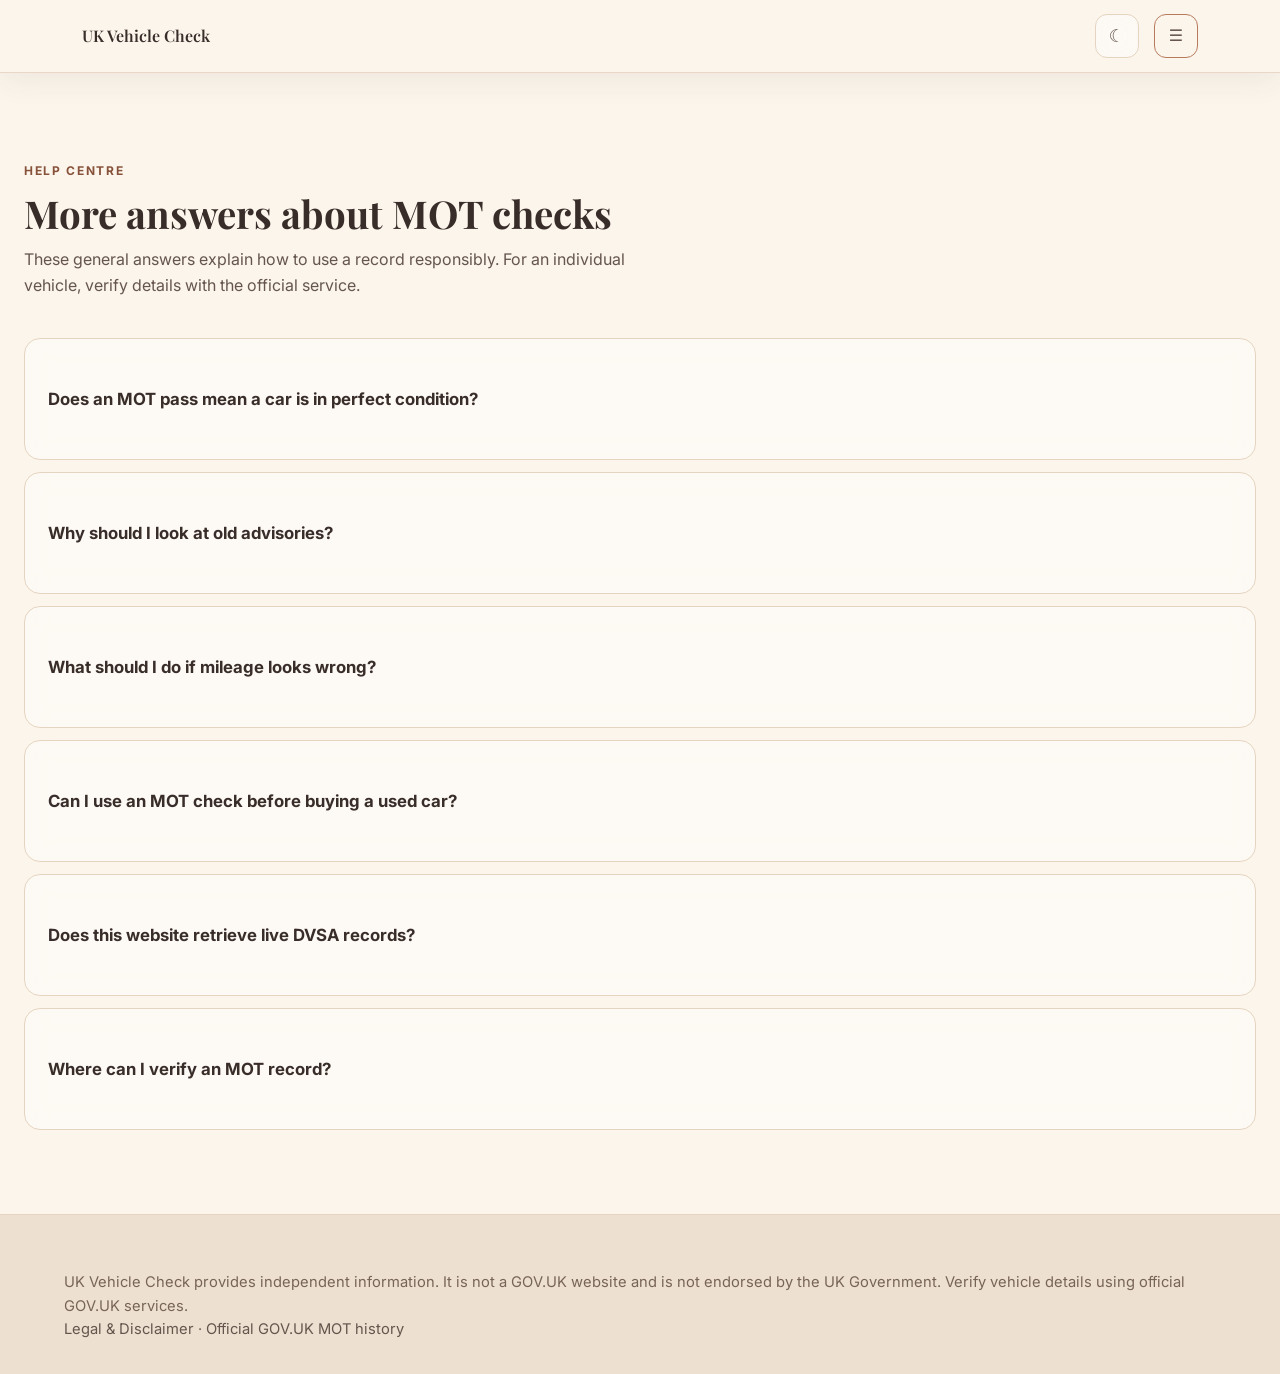
<file: faqs.html>
<!DOCTYPE html>
<html lang="en-GB">
 <head>
  <title>
   FAQs | UK Vehicle Check
  </title>
  <meta charset="utf-8"/>
  <meta content="width=device-width, initial-scale=1, viewport-fit=cover" name="viewport"/>
  <meta content="index,follow,max-image-preview:large" name="robots"/>
  <meta content="#FBF5EC" id="themeColorMeta" name="theme-color"/>
  <meta content="website" property="og:type"/>
  <meta content="MOT Checker UK &ndash; Free MOT History Check | UK Vehicle Check" property="og:title"/>
  <meta content="Learn how to check MOT history, MOT status and expiry dates by registration. Understand mileage, failures, advisories, MOT rules and official GOV.UK checks." property="og:description"/>
  <meta content="summary" name="twitter:card"/>
  <meta content="MOT Checker UK &ndash; UK Vehicle Check" name="twitter:title"/>
  <meta content="Explore MOT history, MOT status, expiry dates, mileage and advisories by UK vehicle registration." name="twitter:description"/>
  <meta content="Free MOT check guide for UK registration numbers. Learn about MOT history, status, expiry dates, mileage, failures, advisories, retests and MOT rules, with official GOV.UK links." name="description"/>
  <link href="https://fonts.googleapis.com" rel="preconnect"/>
  <link crossorigin="" href="https://fonts.gstatic.com" rel="preconnect"/>
  <link href="https://fonts.googleapis.com/css2?family=Inter:wght@400;500;600;700&amp;family=Playfair+Display:wght@600;700&amp;display=swap" rel="stylesheet"/>
  <link href="styles.css" rel="stylesheet"/>
 </head>
 <body>
  <a class="skip" href="#main">
   Skip to main content
  </a>
  <header class="nav">
   <div class="wrap">
    <a class="logo" href="index.html">
     UK Vehicle Check
    </a>
    <nav aria-label="Main" class="menu" id="menu">
     <a class="l" href="index.html">
      Home
     </a>
     <a class="l" href="free-mot-check.html">
      Free MOT Check
     </a>
     <a class="l" href="mot-history.html">
      MOT History
     </a>
     <a class="l" href="mot-report.html">
      MOT Report
     </a>
     <a class="l" href="what-is-included.html">
      What Is Included
     </a>
     <a aria-current="page" class="l" href="faqs.html">
      FAQs
     </a>
     <a class="l" href="dvsa-data.html">
      DVSA Data
     </a>
     <a class="l" href="legal.html">
      Legal
     </a>
    </nav>
    <button aria-label="Switch to dark mode" aria-pressed="false" class="theme-toggle" id="themeToggle" type="button">
     <span aria-hidden="true" class="theme-icon">
      ☾
     </span>
     <span class="theme-label">
      Dark mode
     </span>
    </button>
    <button aria-controls="menu" aria-expanded="false" aria-label="Open menu" class="burger" id="burger">
     ☰
    </button>
   </div>
  </header>
  <main id="main">
   <section id="faq">
    <div class="wrap">
     <div class="sec-head">
      <h2>
       Free MOT Check UK &ndash; Frequently Asked Questions
      </h2>
      <p>
       Learn about MOT status checks, MOT expiry dates, vehicle registration searches and MOT test history.
      </p>
     </div>
     <div class="faq">
      <details>
       <summary>
        How do I check the MOT history of a vehicle?
        <svg aria-hidden="true" fill="none" height="20" stroke="currentColor" stroke-linecap="round" stroke-width="2" viewbox="0 0 24 24" width="20">
         <path d="M6 9l6 6 6-6">
         </path>
        </svg>
       </summary>
       <div class="a">
        Enter the vehicle registration number and select Check Vehicle when the lookup service is connected. Results depend on the data source available to the service. You can also use the official GOV.UK MOT history checker to view government records.
       </div>
      </details>
      <details>
       <summary>
        What is the MOT expiry date?
        <svg aria-hidden="true" fill="none" height="20" stroke="currentColor" stroke-linecap="round" stroke-width="2" viewbox="0 0 24 24" width="20">
         <path d="M6 9l6 6 6-6">
         </path>
        </svg>
       </summary>
       <div class="a">
        It is the date the current MOT certificate runs out, as recorded for the vehicle.
       </div>
      </details>
      <details>
       <summary>
        What are advisories?
        <svg aria-hidden="true" fill="none" height="20" stroke="currentColor" stroke-linecap="round" stroke-width="2" viewbox="0 0 24 24" width="20">
         <path d="M6 9l6 6 6-6">
         </path>
        </svg>
       </summary>
       <div class="a">
        Advisories are items a tester noted that did not cause a fail but may need attention in future. They appear only where the test record includes them.
       </div>
      </details>
      <details>
       <summary>
        Why is some information missing?
        <svg aria-hidden="true" fill="none" height="20" stroke="currentColor" stroke-linecap="round" stroke-width="2" viewbox="0 0 24 24" width="20">
         <path d="M6 9l6 6 6-6">
         </path>
        </svg>
       </summary>
       <div class="a">
        A report only contains what the data source returns. Missing items are labelled as unavailable rather than guessed.
       </div>
      </details>
      <details>
       <summary>
        What can I check with an MOT checker?
        <svg aria-hidden="true" fill="none" height="20" stroke="currentColor" stroke-linecap="round" stroke-width="2" viewbox="0 0 24 24" width="20">
         <path d="M6 9l6 6 6-6">
         </path>
        </svg>
       </summary>
       <div class="a">
        Depending on the records available, an MOT checker can help you review MOT status, expiry date, past test results, mileage readings, failures and advisories. Use GOV.UK to verify official MOT information.
       </div>
      </details>
      <details>
       <summary>
        Can an MOT history check help when buying a used car?
        <svg aria-hidden="true" fill="none" height="20" stroke="currentColor" stroke-linecap="round" stroke-width="2" viewbox="0 0 24 24" width="20">
         <path d="M6 9l6 6 6-6">
         </path>
        </svg>
       </summary>
       <div class="a">
        Yes. Reviewing past MOT test results, mileage history, failures and advisories can help you decide what questions to ask before buying. It is not a substitute for an independent mechanical inspection or a complete vehicle history check.
       </div>
      </details>
      <details>
       <summary>
        Does an MOT pass mean the vehicle is mechanically perfect?
        <svg aria-hidden="true" fill="none" height="20" stroke="currentColor" stroke-linecap="round" stroke-width="2" viewbox="0 0 24 24" width="20">
         <path d="M6 9l6 6 6-6">
         </path>
        </svg>
       </summary>
       <div class="a">
        No. An MOT result relates to testable items at the time of the test. It is not a guarantee of the vehicle&rsquo;s current condition or a substitute for a professional inspection.
       </div>
      </details>
      <details>
       <summary>
        How far back does MOT history go?
        <svg aria-hidden="true" fill="none" height="20" stroke="currentColor" stroke-linecap="round" stroke-width="2" viewbox="0 0 24 24" width="20">
         <path d="M6 9l6 6 6-6">
         </path>
        </svg>
       </summary>
       <div class="a">
        For cars, motorcycles and vans in Great Britain, official online MOT history is generally available for tests since 2005. Northern Ireland and other vehicle classes can have different record coverage. Check GOV.UK for the current scope.
       </div>
      </details>
      <details>
       <summary>
        Can MOT history confirm whether a car has outstanding finance or has been written off?
        <svg aria-hidden="true" fill="none" height="20" stroke="currentColor" stroke-linecap="round" stroke-width="2" viewbox="0 0 24 24" width="20">
         <path d="M6 9l6 6 6-6">
         </path>
        </svg>
       </summary>
       <div class="a">
        Not by itself. MOT history is focused on MOT test records. Finance and insurance write-off checks require separate, appropriate data sources and should only be advertised if this service actually provides them.
       </div>
      </details>
      <details>
       <summary>
        Why should I compare mileage readings over time?
        <svg aria-hidden="true" fill="none" height="20" stroke="currentColor" stroke-linecap="round" stroke-width="2" viewbox="0 0 24 24" width="20">
         <path d="M6 9l6 6 6-6">
         </path>
        </svg>
       </summary>
       <div class="a">
        Comparing readings in date order can help you spot inconsistencies that deserve further investigation. A discrepancy can have different causes and does not, by itself, prove odometer tampering.
       </div>
      </details>
      <details>
       <summary>
        Is this an official government website?
        <svg aria-hidden="true" fill="none" height="20" stroke="currentColor" stroke-linecap="round" stroke-width="2" viewbox="0 0 24 24" width="20">
         <path d="M6 9l6 6 6-6">
         </path>
        </svg>
       </summary>
       <div class="a">
        No. UK Vehicle Check is an independent service. You can cross-check any result with the
        <a href="https://www.gov.uk/check-mot-history" rel="noopener noreferrer">
         official GOV.UK MOT history checker
        </a>
        .
       </div>
      </details>
      <details>
       <summary>
        What should I do if my car fails its MOT?
        <svg aria-hidden="true" fill="none" height="20" stroke="currentColor" stroke-linecap="round" stroke-width="2" viewbox="0 0 24 24" width="20">
         <path d="M6 9l6 6 6-6">
         </path>
        </svg>
       </summary>
       <div class="a">
        Read the exact defects on the test paperwork and arrange repairs. Whether you can drive the vehicle away depends on whether its existing MOT is still valid and whether dangerous defects were recorded. Check the
        <a href="https://www.gov.uk/getting-an-mot/after-the-test" rel="noopener noreferrer">
         official MOT test result guidance
        </a>
        .
       </div>
      </details>
      <details>
       <summary>
        Can I drive a car with an expired MOT?
        <svg aria-hidden="true" fill="none" height="20" stroke="currentColor" stroke-linecap="round" stroke-width="2" viewbox="0 0 24 24" width="20">
         <path d="M6 9l6 6 6-6">
         </path>
        </svg>
       </summary>
       <div class="a">
        Generally, you cannot drive or park a vehicle on the road without a valid MOT when one is required. Exceptions include driving to a pre-arranged MOT test or to have repairs carried out, but the vehicle must still be roadworthy. Read the
        <a href="https://www.gov.uk/getting-an-mot" rel="noopener noreferrer">
         official MOT guidance
        </a>
        .
       </div>
      </details>
      <details>
       <summary>
        When does a new car need its first MOT?
        <svg aria-hidden="true" fill="none" height="20" stroke="currentColor" stroke-linecap="round" stroke-width="2" viewbox="0 0 24 24" width="20">
         <path d="M6 9l6 6 6-6">
         </path>
        </svg>
       </summary>
       <div class="a">
        Most cars need their first MOT by the third anniversary of first registration, then annually. Some vehicle types have different rules, and Northern Ireland has separate processes. Check the
        <a href="https://www.gov.uk/getting-an-mot" rel="noopener noreferrer">
         official guidance
        </a>
        for your vehicle.
       </div>
      </details>
      <details>
       <summary>
        Are any vehicles exempt from MOT testing?
        <svg aria-hidden="true" fill="none" height="20" stroke="currentColor" stroke-linecap="round" stroke-width="2" viewbox="0 0 24 24" width="20">
         <path d="M6 9l6 6 6-6">
         </path>
        </svg>
       </summary>
       <div class="a">
        Some vehicles can qualify for an exemption, but eligibility has conditions and may depend on modifications and vehicle class. Do not assume a vehicle is exempt based only on age; verify it using
        <a href="https://www.gov.uk/historic-vehicles" rel="noopener noreferrer">
         official historic vehicle guidance
        </a>
        .
       </div>
      </details>
      <details>
       <summary>
        Does an MOT check tell me whether the car is taxed?
        <svg aria-hidden="true" fill="none" height="20" stroke="currentColor" stroke-linecap="round" stroke-width="2" viewbox="0 0 24 24" width="20">
         <path d="M6 9l6 6 6-6">
         </path>
        </svg>
       </summary>
       <div class="a">
        An MOT history check does not by itself confirm vehicle tax status. Use the separate
        <a href="https://www.gov.uk/check-vehicle-tax" rel="noopener noreferrer">
         GOV.UK vehicle tax checker
        </a>
        . UK Vehicle Check does not currently claim to return live tax results.
       </div>
      </details>
      <details>
       <summary>
        Can I download an MOT certificate online?
        <svg aria-hidden="true" fill="none" height="20" stroke="currentColor" stroke-linecap="round" stroke-width="2" viewbox="0 0 24 24" width="20">
         <path d="M6 9l6 6 6-6">
         </path>
        </svg>
       </summary>
       <div class="a">
        The official GOV.UK MOT history service supports downloading current and previous MOT certificates for eligible vehicles in Great Britain. Northern Ireland has different arrangements. Use the
        <a href="https://www.gov.uk/check-mot-history" rel="noopener noreferrer">
         official MOT history service
        </a>
        to check availability.
       </div>
      </details>
     </div>
    </div>
   </section>
   <section class="editorial">
    <div class="wrap">
     <div class="sec-head">
      <span class="eyebrow">
       UK VEHICLE CHECK GUIDE
      </span>
      <h2>
       Frequently asked questions
      </h2>
      <p>
       Quick answers to common questions about UK MOT records and how to interpret them.
      </p>
     </div>
     <div class="glass-grid">
      <article class="glass-card">
       <span class="glass-number">
        01
       </span>
       <h3>
        What to review
       </h3>
       <p>
        Does an MOT pass guarantee the car is safe today? No. It records the condition assessed at the time of the test. Can mileage be wrong? Records can contain errors, so compare readings with invoices and the dashboard. What should I do with an advisory? Ask whether it has been repaired and request evidence.
       </p>
      </article>
      <article class="glass-card">
       <span class="glass-number">
        02
       </span>
       <h3>
        Know the limits
       </h3>
       <p>
        Can this website show live results right now? Not until its secure backend and authorised data source are configured. For the current official record, use GOV.UK.
       </p>
      </article>
      <article class="glass-card">
       <span class="glass-number">
        03
       </span>
       <h3>
        Next step
       </h3>
       <p>
        For official records, visit
        <a href="https://www.gov.uk/check-mot-history" rel="noopener noreferrer" target="_blank">
         GOV.UK MOT history
        </a>
        . Keep a copy of relevant records and ask the seller to explain anything that does not match the vehicle or its paperwork.
       </p>
      </article>
     </div>
     <p class="editorial-note">
      Guidance only. Always verify important details using official sources.
     </p>
    </div>
   </section>
   <section class="page-guide-extra editorial">
    <div class="wrap">
     <div class="sec-head">
      <span class="eyebrow">
       UK VEHICLE CHECK &bull; PRACTICAL GUIDE
      </span>
      <h1>
       Frequently asked questions about MOT checks
      </h1>
      <p>
       Quick answers to common questions about UK MOT status, history, failures, advisories and using official records.
      </p>
     </div>
     <div class="glass-grid">
      <article class="glass-card">
       <span class="glass-number">
        01
       </span>
       <h3>
        Is this website the official GOV.UK checker?
       </h3>
       <p>
        No. UK Vehicle Check is an independent website and is not affiliated with or endorsed by DVSA, DVLA or the UK Government.
       </p>
      </article>
      <article class="glass-card">
       <span class="glass-number">
        02
       </span>
       <h3>
        Can I get a real result on this website right now?
       </h3>
       <p>
        Not yet. The site is currently a front-end project and is not connected to a live MOT API. Use the official GOV.UK checker for vehicle-specific records.
       </p>
      </article>
      <article class="glass-card">
       <span class="glass-number">
        03
       </span>
       <h3>
        What do I need to check MOT history?
       </h3>
       <p>
        You generally need the vehicle registration number (number plate).
       </p>
      </article>
      <article class="glass-card">
       <span class="glass-number">
        04
       </span>
       <h3>
        How far back does MOT history go?
       </h3>
       <p>
        For cars, motorcycles and vans in Great Britain, records are generally available from 2005. HGVs, trailers, buses and coaches have records from 2018. Northern Ireland has a separate service with records from 2017.
       </p>
      </article>
      <article class="glass-card">
       <span class="glass-number">
        05
       </span>
       <h3>
        Does an MOT pass guarantee a car is safe?
       </h3>
       <p>
        No. It records the result at a particular test and is not a guarantee of the vehicle&rsquo;s current condition. Keep the vehicle maintained and consider an independent inspection.
       </p>
      </article>
      <article class="glass-card">
       <span class="glass-number">
        06
       </span>
       <h3>
        What does an advisory mean?
       </h3>
       <p>
        It is an observation recorded by the tester for attention or monitoring. Check whether it appears again in later tests and ask whether repairs were completed.
       </p>
      </article>
      <article class="glass-card">
       <span class="glass-number">
        07
       </span>
       <h3>
        Does MOT history show tax or insurance?
       </h3>
       <p>
        No. Use the relevant official services for vehicle tax and insurance checks.
       </p>
      </article>
      <article class="glass-card">
       <span class="glass-number">
        08
       </span>
       <h3>
        What if the mileage goes down?
       </h3>
       <p>
        Do not assume fraud from one entry alone. Check the dates, seek service or repair records, and ask the seller to explain the discrepancy.
       </p>
      </article>
      <article class="glass-card">
       <span class="glass-number">
        09
       </span>
       <h3>
        Can I use MOT history before buying a used car?
       </h3>
       <p>
        Yes, it is a useful part of your checks. Match the vehicle identity, review the history, ask questions and consider an independent inspection.
       </p>
      </article>
      <article class="glass-card">
       <span class="glass-number">
        10
       </span>
       <h3>
        Where can I verify a result?
       </h3>
       <p>
        Use the official GOV.UK MOT history service linked below.
       </p>
      </article>
     </div>
     <div class="guide-checklist glass-card">
      <h2>
       Official next steps
      </h2>
      <ul>
       <li>
        Check the official MOT history on GOV.UK.
       </li>
       <li>
        Check vehicle tax through the official vehicle enquiry service.
       </li>
       <li>
        For purchase decisions, consider a qualified independent inspection.
       </li>
      </ul>
      <p class="editorial-note">
       For vehicle-specific information, verify the record with
       <a href="https://www.gov.uk/check-mot-history" rel="noopener noreferrer" target="_blank">
        the official GOV.UK MOT history service
       </a>
       .
      </p>
     </div>
    </div>
   </section>
  </main>
  <section class="editorial">
   <div class="wrap">
    <div class="sec-head">
     <span class="eyebrow">
      HELP CENTRE
     </span>
     <h2>
      More answers about MOT checks
     </h2>
     <p>
      These general answers explain how to use a record responsibly. For an individual vehicle, verify details with the official service.
     </p>
    </div>
    <div class="faq-list">
     <details>
      <summary>
       Does an MOT pass mean a car is in perfect condition?
      </summary>
      <p>
       No. It records the result of an inspection against MOT requirements on that date. It is not a guarantee of overall condition, future reliability or the absence of mechanical faults.
      </p>
     </details>
     <details>
      <summary>
       Why should I look at old advisories?
      </summary>
      <p>
       They can reveal wear or issues that may need monitoring. Repeated advisories deserve follow-up, especially if the seller cannot provide evidence of repairs.
      </p>
     </details>
     <details>
      <summary>
       What should I do if mileage looks wrong?
      </summary>
      <p>
       Check the sequence of MOT readings, compare them with the odometer and service invoices, and ask for an explanation. Do not assume a discrepancy is proof of fraud without checking the facts.
      </p>
     </details>
     <details>
      <summary>
       Can I use an MOT check before buying a used car?
      </summary>
      <p>
       Yes, it is a useful part of due diligence. Also inspect the vehicle, take a suitable test drive, review service records and consider an independent inspection.
      </p>
     </details>
     <details>
      <summary>
       Does this website retrieve live DVSA records?
      </summary>
      <p>
       Only if a valid authorised data source and secure backend have been configured. Without that connection, this site provides guidance rather than verified live results.
      </p>
     </details>
     <details>
      <summary>
       Where can I verify an MOT record?
      </summary>
      <p>
       Use the official
       <a href="https://www.gov.uk/check-mot-history" rel="noopener noreferrer" target="_blank">
        GOV.UK Check MOT history service
       </a>
       .
      </p>
     </details>
    </div>
   </div>
  </section>
  <footer class="site-footer">
   <div class="wrap">
    <p>
     UK Vehicle Check provides independent information. It is not a GOV.UK website and is not endorsed by the UK Government. Verify vehicle details using official GOV.UK services.
    </p>
    <p>
     <a href="legal.html">
      Legal &amp; Disclaimer
     </a>
     &middot;
     <a href="https://www.gov.uk/check-mot-history" rel="noopener noreferrer" target="_blank">
      Official GOV.UK MOT history
     </a>
    </p>
   </div>
  </footer>
  <script defer="True" src="app.js">
  </script>
 </body>
</html>
</file>
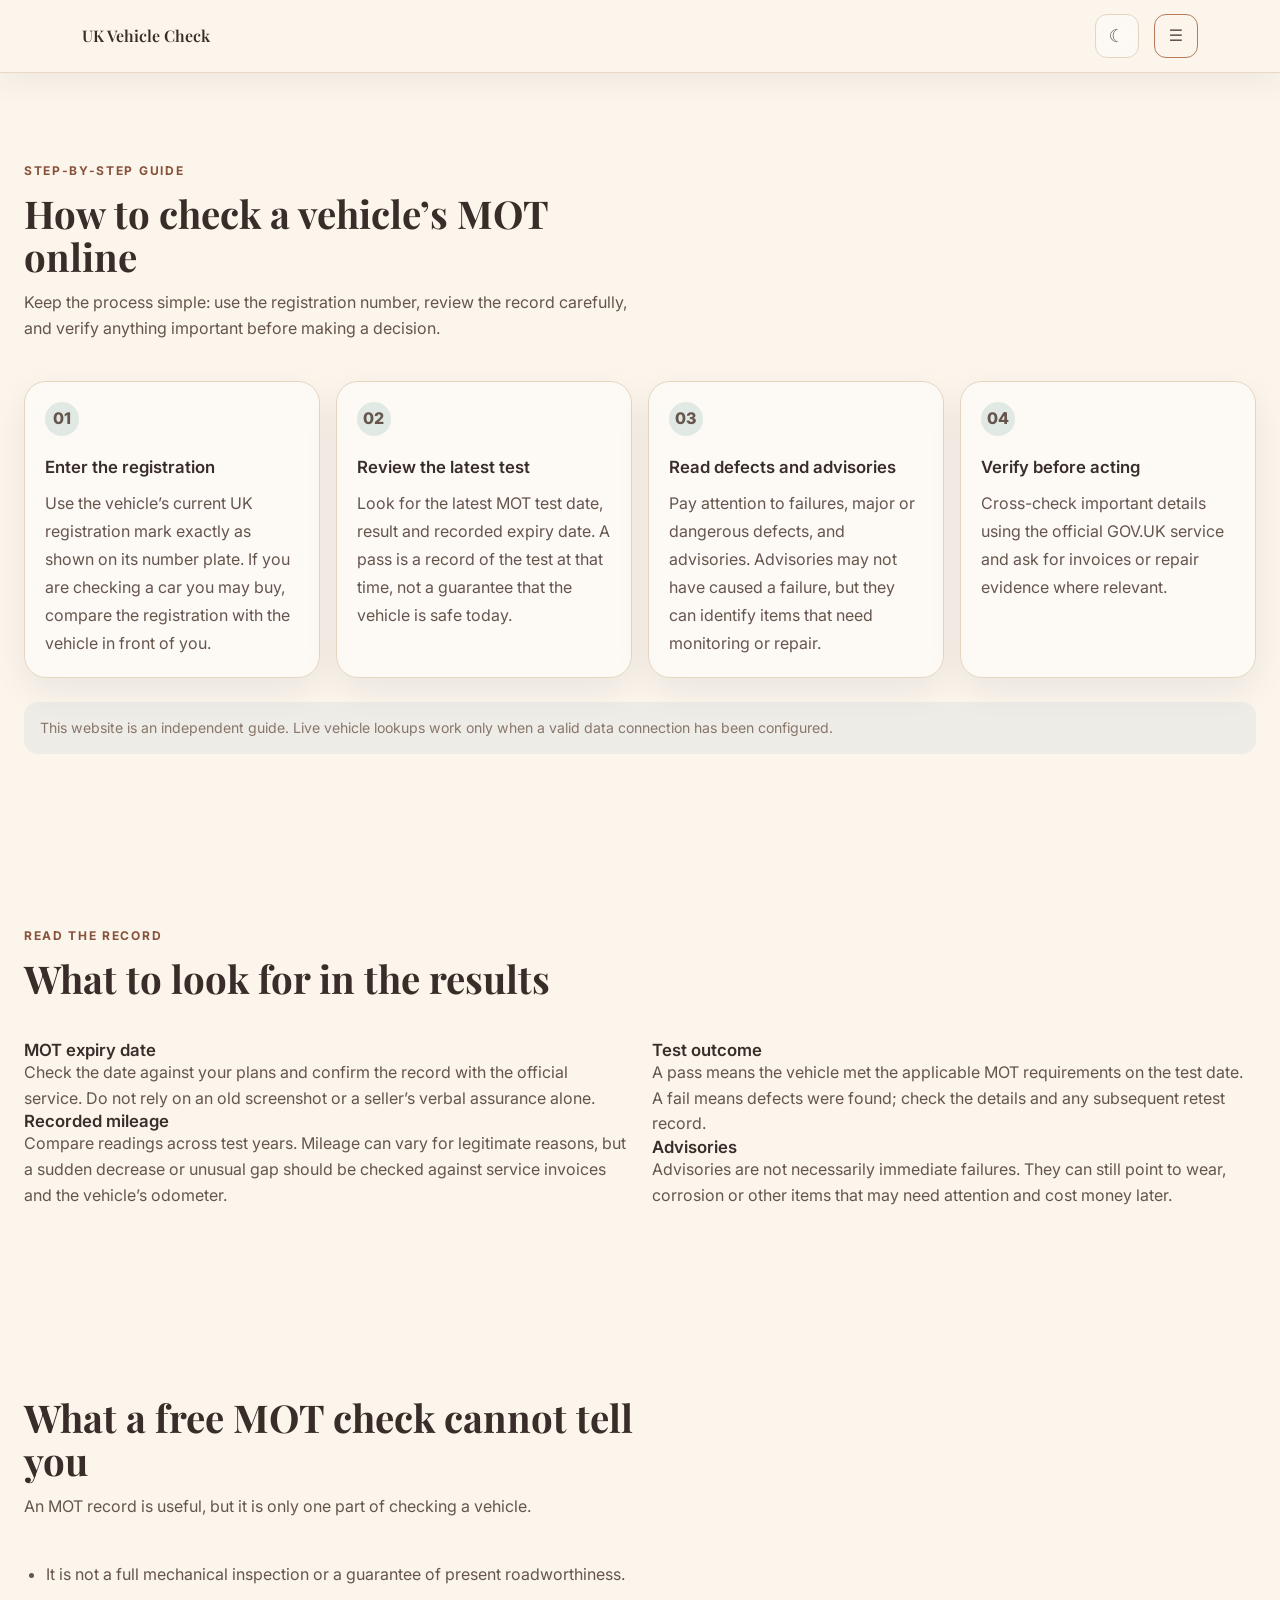
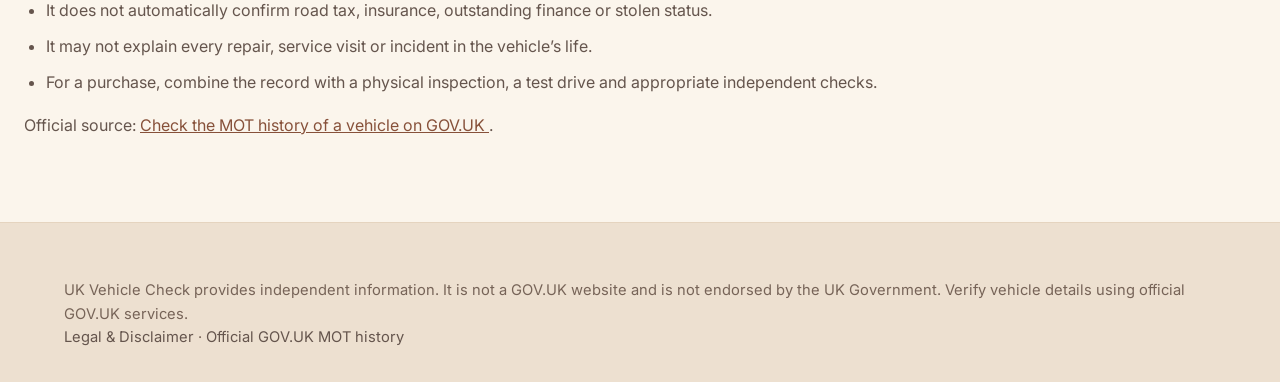
<file: free-mot-check.html>
<!DOCTYPE html>
<html lang="en-GB">
 <head>
  <title>
   Free MOT Check | UK Vehicle Check
  </title>
  <meta charset="utf-8"/>
  <meta content="width=device-width, initial-scale=1, viewport-fit=cover" name="viewport"/>
  <meta content="index,follow,max-image-preview:large" name="robots"/>
  <meta content="#FBF5EC" id="themeColorMeta" name="theme-color"/>
  <meta content="website" property="og:type"/>
  <meta content="MOT Checker UK &ndash; Free MOT History Check | UK Vehicle Check" property="og:title"/>
  <meta content="Learn how to check MOT history, MOT status and expiry dates by registration. Understand mileage, failures, advisories, MOT rules and official GOV.UK checks." property="og:description"/>
  <meta content="summary" name="twitter:card"/>
  <meta content="MOT Checker UK &ndash; UK Vehicle Check" name="twitter:title"/>
  <meta content="Explore MOT history, MOT status, expiry dates, mileage and advisories by UK vehicle registration." name="twitter:description"/>
  <meta content="Free MOT check guide for UK registration numbers. Learn about MOT history, status, expiry dates, mileage, failures, advisories, retests and MOT rules, with official GOV.UK links." name="description"/>
  <link href="https://fonts.googleapis.com" rel="preconnect"/>
  <link crossorigin="" href="https://fonts.gstatic.com" rel="preconnect"/>
  <link href="https://fonts.googleapis.com/css2?family=Inter:wght@400;500;600;700&amp;family=Playfair+Display:wght@600;700&amp;display=swap" rel="stylesheet"/>
  <link href="styles.css" rel="stylesheet"/>
 </head>
 <body>
  <a class="skip" href="#main">
   Skip to main content
  </a>
  <header class="nav">
   <div class="wrap">
    <a class="logo" href="index.html">
     UK Vehicle Check
    </a>
    <nav aria-label="Main" class="menu" id="menu">
     <a class="l" href="index.html">
      Home
     </a>
     <a aria-current="page" class="l" href="free-mot-check.html">
      Free MOT Check
     </a>
     <a class="l" href="mot-history.html">
      MOT History
     </a>
     <a class="l" href="mot-report.html">
      MOT Report
     </a>
     <a class="l" href="what-is-included.html">
      What Is Included
     </a>
     <a class="l" href="faqs.html">
      FAQs
     </a>
     <a class="l" href="dvsa-data.html">
      DVSA Data
     </a>
     <a class="l" href="legal.html">
      Legal
     </a>
    </nav>
    <button aria-label="Switch to dark mode" aria-pressed="false" class="theme-toggle" id="themeToggle" type="button">
     <span aria-hidden="true" class="theme-icon">
      ☾
     </span>
     <span class="theme-label">
      Dark mode
     </span>
    </button>
    <button aria-controls="menu" aria-expanded="false" aria-label="Open menu" class="burger" id="burger">
     ☰
    </button>
   </div>
  </header>
  <main id="main">
   <section id="check">
    <div class="wrap">
     <div class="sec-head">
      <h2>
       What Does a Free MOT Check Show?
      </h2>
      <p>
       Use a UK MOT history check to review available test results, MOT status, expiry date, recorded mileage, defects and advisories for a vehicle registration.
      </p>
     </div>
     <div class="hl">
      <div>
       <span class="ico">
        <svg aria-hidden="true" fill="none" height="24" stroke="currentColor" stroke-linecap="round" stroke-linejoin="round" stroke-width="1.8" viewbox="0 0 24 24" width="24">
         <path d="M12 3l8 3v6c0 5-3.500 8-8 9-4.500-1-8-4-8-9V6z">
         </path>
         <path d="M9 12l2 2 4-4">
         </path>
        </svg>
       </span>
       <h3>
        MOT status
       </h3>
       <p>
        See whether the vehicle currently has a valid MOT.
       </p>
      </div>
      <div>
       <span class="ico">
        <svg aria-hidden="true" fill="none" height="24" stroke="currentColor" stroke-linecap="round" stroke-width="1.8" viewbox="0 0 24 24" width="24">
         <rect height="16" rx="2" width="18" x="3" y="5">
         </rect>
         <path d="M3 10h18M8 3v4M16 3v4">
         </path>
        </svg>
       </span>
       <h3>
        MOT expiry date
       </h3>
       <p>
        Find out when the current MOT runs out.
       </p>
      </div>
      <div>
       <span class="ico">
        <svg aria-hidden="true" fill="none" height="24" stroke="currentColor" stroke-linecap="round" stroke-width="1.8" viewbox="0 0 24 24" width="24">
         <path d="M4 18a8 8 0 1116 0">
         </path>
         <path d="M12 18l4-6">
         </path>
        </svg>
       </span>
       <h3>
        Recorded mileage
       </h3>
       <p>
        Odometer readings noted at each MOT test.
       </p>
      </div>
      <div>
       <span class="ico">
        <svg aria-hidden="true" fill="none" height="24" stroke="currentColor" stroke-linecap="round" stroke-linejoin="round" stroke-width="1.8" viewbox="0 0 24 24" width="24">
         <path d="M9 11l3 3 8-8">
         </path>
         <path d="M20 12v7a2 2 0 01-2 2H6a2 2 0 01-2-2V6a2 2 0 012-2h9">
         </path>
        </svg>
       </span>
       <h3>
        Test results
       </h3>
       <p>
        Pass and fail outcomes for past MOT tests.
       </p>
      </div>
      <div>
       <span class="ico">
        <svg aria-hidden="true" fill="none" height="24" stroke="currentColor" stroke-linecap="round" stroke-linejoin="round" stroke-width="1.8" viewbox="0 0 24 24" width="24">
         <path d="M12 3l10 18H2z">
         </path>
         <path d="M12 10v5M12 18h.01">
         </path>
        </svg>
       </span>
       <h3>
        Defects and advisories
       </h3>
       <p>
        Items testers noted, where the record includes them.
       </p>
      </div>
      <div>
       <span class="ico">
        <svg aria-hidden="true" fill="none" height="24" stroke="currentColor" stroke-linecap="round" stroke-linejoin="round" stroke-width="1.8" viewbox="0 0 24 24" width="24">
         <path d="M5 17h14M6 17l1.5-6A2 2 0 019.400 9.500h5.200a2 2 0 011.900 1.500L18 17">
         </path>
         <circle cx="8" cy="17" r="1.5">
         </circle>
         <circle cx="16" cy="17" r="1.5">
         </circle>
        </svg>
       </span>
       <h3>
        Vehicle details
       </h3>
       <p>
        Basic vehicle information from authorised sources.
       </p>
      </div>
     </div>
    </div>
   </section>
   <section class="editorial">
    <div class="wrap">
     <div class="sec-head">
      <span class="eyebrow">
       UK VEHICLE CHECK GUIDE
      </span>
      <h2>
       How to do a free MOT check
      </h2>
      <p>
       A registration-based MOT check can help you review a vehicle&rsquo;s recorded test status, expiry date and past results. Enter the registration in the checker when a live data source has been connected.
      </p>
     </div>
     <div class="glass-grid">
      <article class="glass-card">
       <span class="glass-number">
        01
       </span>
       <h3>
        What to review
       </h3>
       <p>
        Check the registration carefully, compare the vehicle details returned with the car in front of you, and note the expiry date. If the result is unavailable, verify directly through the official GOV.UK MOT history service rather than assuming the vehicle has no record.
       </p>
      </article>
      <article class="glass-card">
       <span class="glass-number">
        02
       </span>
       <h3>
        Know the limits
       </h3>
       <p>
        This demo website is not currently connected to a live MOT lookup API. It will not return real vehicle records until the owner configures a secure backend and authorised data source.
       </p>
      </article>
      <article class="glass-card">
       <span class="glass-number">
        03
       </span>
       <h3>
        Next step
       </h3>
       <p>
        For official records, visit
        <a href="https://www.gov.uk/check-mot-history" rel="noopener noreferrer" target="_blank">
         GOV.UK MOT history
        </a>
        . Keep a copy of relevant records and ask the seller to explain anything that does not match the vehicle or its paperwork.
       </p>
      </article>
     </div>
     <p class="editorial-note">
      Guidance only. Always verify important details using official sources.
     </p>
    </div>
   </section>
   <section class="page-guide-extra editorial">
    <div class="wrap">
     <div class="sec-head">
      <span class="eyebrow">
       UK VEHICLE CHECK &bull; PRACTICAL GUIDE
      </span>
      <h1>
       Free MOT check: what to look for
      </h1>
      <p>
       A free MOT check is useful for reviewing a vehicle&rsquo;s recorded MOT status and test history. Enter the registration into the official service to retrieve the vehicle-specific record. This website is not yet connected to live MOT data, so its form cannot provide real results at present.
      </p>
     </div>
     <div class="glass-grid">
      <article class="glass-card">
       <span class="glass-number">
        01
       </span>
       <h3>
        1. Check the plate
       </h3>
       <p>
        Enter the registration exactly as shown on the number plate. If the official result appears to describe another vehicle, stop and check the registration again.
       </p>
      </article>
      <article class="glass-card">
       <span class="glass-number">
        02
       </span>
       <h3>
        2. Confirm status and expiry
       </h3>
       <p>
        Look for the latest test result and expiry date. A valid MOT does not guarantee that a vehicle is roadworthy in every respect today; drivers must still keep it safe and road legal.
       </p>
      </article>
      <article class="glass-card">
       <span class="glass-number">
        03
       </span>
       <h3>
        3. Review failures and advisories
       </h3>
       <p>
        Failures show defects that prevented a pass at that test. Advisories identify items the tester noted for attention; they are not a guarantee that the item remains unchanged or that it has been repaired.
       </p>
      </article>
      <article class="glass-card">
       <span class="glass-number">
        04
       </span>
       <h3>
        4. Verify and keep notes
       </h3>
       <p>
        Use the official record, save the information you need and ask the owner or seller to explain anything that does not match the vehicle or its paperwork.
       </p>
      </article>
     </div>
     <div class="guide-checklist glass-card">
      <h2>
       What a free MOT check does not tell you
      </h2>
      <ul>
       <li>
        It is not a full vehicle history or mechanical inspection.
       </li>
       <li>
        It does not by itself confirm road tax, current insurance, outstanding finance or stolen status.
       </li>
       <li>
        A missing record can have several explanations; verify through the official service rather than assuming the vehicle has no MOT.
       </li>
      </ul>
      <p class="editorial-note">
       For vehicle-specific information, verify the record with
       <a href="https://www.gov.uk/check-mot-history" rel="noopener noreferrer" target="_blank">
        the official GOV.UK MOT history service
       </a>
       .
      </p>
     </div>
    </div>
   </section>
  </main>
  <section class="editorial">
   <div class="wrap">
    <div class="sec-head">
     <span class="eyebrow">
      STEP-BY-STEP GUIDE
     </span>
     <h2>
      How to check a vehicle&rsquo;s MOT online
     </h2>
     <p>
      Keep the process simple: use the registration number, review the record carefully, and verify anything important before making a decision.
     </p>
    </div>
    <div class="cards-grid">
     <article class="glass-card">
      <span class="step-number">
       01
      </span>
      <h3>
       Enter the registration
      </h3>
      <p>
       Use the vehicle&rsquo;s current UK registration mark exactly as shown on its number plate. If you are checking a car you may buy, compare the registration with the vehicle in front of you.
      </p>
     </article>
     <article class="glass-card">
      <span class="step-number">
       02
      </span>
      <h3>
       Review the latest test
      </h3>
      <p>
       Look for the latest MOT test date, result and recorded expiry date. A pass is a record of the test at that time, not a guarantee that the vehicle is safe today.
      </p>
     </article>
     <article class="glass-card">
      <span class="step-number">
       03
      </span>
      <h3>
       Read defects and advisories
      </h3>
      <p>
       Pay attention to failures, major or dangerous defects, and advisories. Advisories may not have caused a failure, but they can identify items that need monitoring or repair.
      </p>
     </article>
     <article class="glass-card">
      <span class="step-number">
       04
      </span>
      <h3>
       Verify before acting
      </h3>
      <p>
       Cross-check important details using the official GOV.UK service and ask for invoices or repair evidence where relevant.
      </p>
     </article>
    </div>
    <p class="editorial-note">
     This website is an independent guide. Live vehicle lookups work only when a valid data connection has been configured.
    </p>
   </div>
  </section>
  <section class="editorial">
   <div class="wrap">
    <div class="sec-head">
     <span class="eyebrow">
      READ THE RECORD
     </span>
     <h2>
      What to look for in the results
     </h2>
    </div>
    <div class="content-columns">
     <div>
      <h3>
       MOT expiry date
      </h3>
      <p>
       Check the date against your plans and confirm the record with the official service. Do not rely on an old screenshot or a seller&rsquo;s verbal assurance alone.
      </p>
      <h3>
       Recorded mileage
      </h3>
      <p>
       Compare readings across test years. Mileage can vary for legitimate reasons, but a sudden decrease or unusual gap should be checked against service invoices and the vehicle&rsquo;s odometer.
      </p>
     </div>
     <div>
      <h3>
       Test outcome
      </h3>
      <p>
       A pass means the vehicle met the applicable MOT requirements on the test date. A fail means defects were found; check the details and any subsequent retest record.
      </p>
      <h3>
       Advisories
      </h3>
      <p>
       Advisories are not necessarily immediate failures. They can still point to wear, corrosion or other items that may need attention and cost money later.
      </p>
     </div>
    </div>
   </div>
  </section>
  <section class="editorial">
   <div class="wrap">
    <div class="sec-head">
     <h2>
      What a free MOT check cannot tell you
     </h2>
     <p>
      An MOT record is useful, but it is only one part of checking a vehicle.
     </p>
    </div>
    <ul class="check-list">
     <li>
      It is not a full mechanical inspection or a guarantee of present roadworthiness.
     </li>
     <li>
      It does not automatically confirm road tax, insurance, outstanding finance or stolen status.
     </li>
     <li>
      It may not explain every repair, service visit or incident in the vehicle&rsquo;s life.
     </li>
     <li>
      For a purchase, combine the record with a physical inspection, a test drive and appropriate independent checks.
     </li>
    </ul>
    <p>
     Official source:
     <a href="https://www.gov.uk/check-mot-history" rel="noopener noreferrer" target="_blank">
      Check the MOT history of a vehicle on GOV.UK
     </a>
     .
    </p>
   </div>
  </section>
  <footer class="site-footer">
   <div class="wrap">
    <p>
     UK Vehicle Check provides independent information. It is not a GOV.UK website and is not endorsed by the UK Government. Verify vehicle details using official GOV.UK services.
    </p>
    <p>
     <a href="legal.html">
      Legal &amp; Disclaimer
     </a>
     &middot;
     <a href="https://www.gov.uk/check-mot-history" rel="noopener noreferrer" target="_blank">
      Official GOV.UK MOT history
     </a>
    </p>
   </div>
  </footer>
  <script defer="True" src="app.js">
  </script>
 </body>
</html>
</file>
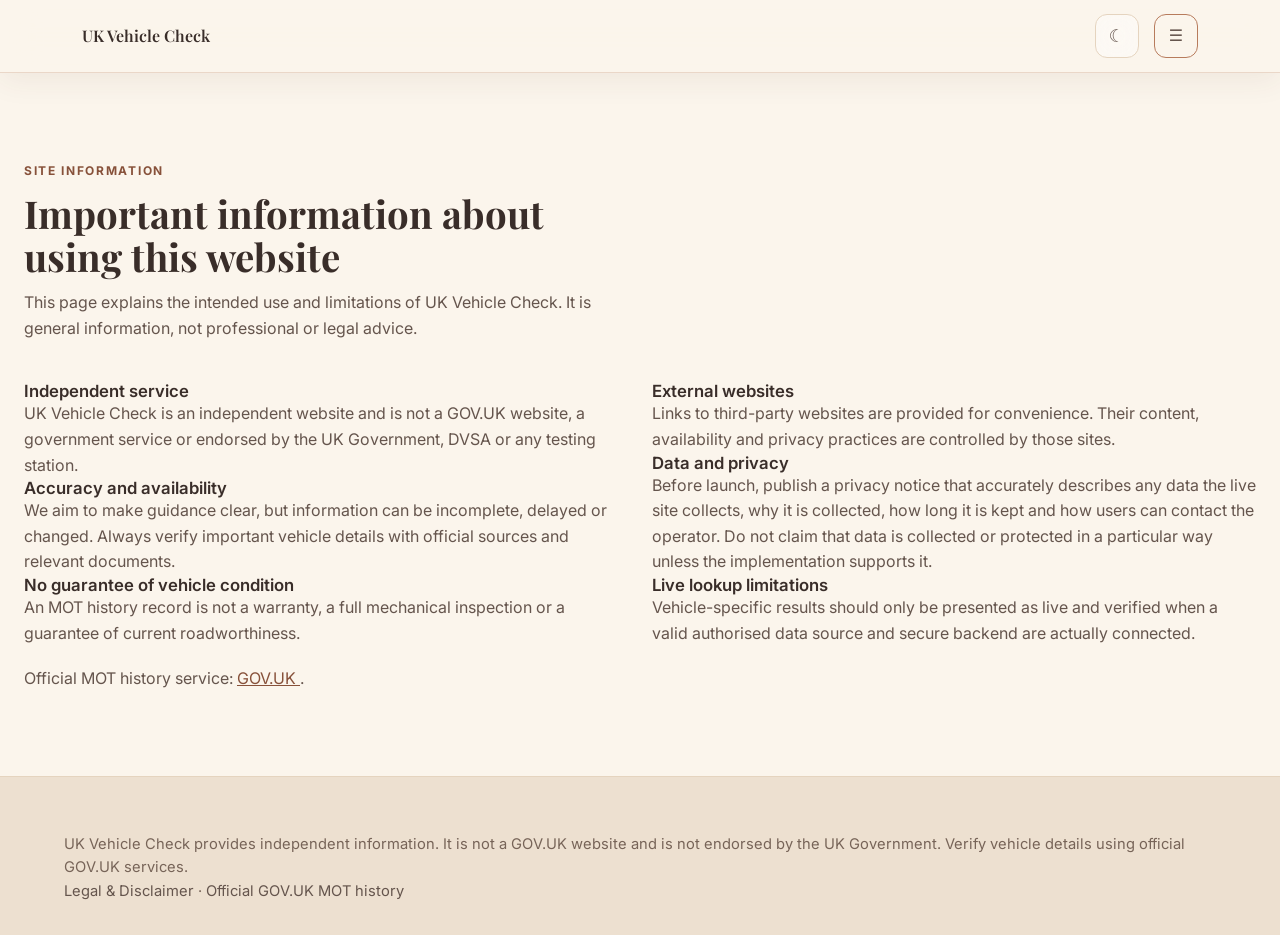
<file: legal.html>
<!DOCTYPE html>
<html lang="en-GB">
 <head>
  <title>
   Legal &amp; Disclaimer | UK Vehicle Check
  </title>
  <meta charset="utf-8"/>
  <meta content="width=device-width, initial-scale=1, viewport-fit=cover" name="viewport"/>
  <meta content="index,follow,max-image-preview:large" name="robots"/>
  <meta content="#FBF5EC" id="themeColorMeta" name="theme-color"/>
  <meta content="website" property="og:type"/>
  <meta content="MOT Checker UK &ndash; Free MOT History Check | UK Vehicle Check" property="og:title"/>
  <meta content="Learn how to check MOT history, MOT status and expiry dates by registration. Understand mileage, failures, advisories, MOT rules and official GOV.UK checks." property="og:description"/>
  <meta content="summary" name="twitter:card"/>
  <meta content="MOT Checker UK &ndash; UK Vehicle Check" name="twitter:title"/>
  <meta content="Explore MOT history, MOT status, expiry dates, mileage and advisories by UK vehicle registration." name="twitter:description"/>
  <meta content="Free MOT check guide for UK registration numbers. Learn about MOT history, status, expiry dates, mileage, failures, advisories, retests and MOT rules, with official GOV.UK links." name="description"/>
  <link href="https://fonts.googleapis.com" rel="preconnect"/>
  <link crossorigin="" href="https://fonts.gstatic.com" rel="preconnect"/>
  <link href="https://fonts.googleapis.com/css2?family=Inter:wght@400;500;600;700&amp;family=Playfair+Display:wght@600;700&amp;display=swap" rel="stylesheet"/>
  <link href="styles.css" rel="stylesheet"/>
 </head>
 <body>
  <a class="skip" href="#main">
   Skip to main content
  </a>
  <header class="nav">
   <div class="wrap">
    <a class="logo" href="index.html">
     UK Vehicle Check
    </a>
    <nav aria-label="Main" class="menu" id="menu">
     <a class="l" href="index.html">
      Home
     </a>
     <a class="l" href="free-mot-check.html">
      Free MOT Check
     </a>
     <a class="l" href="mot-history.html">
      MOT History
     </a>
     <a class="l" href="mot-report.html">
      MOT Report
     </a>
     <a class="l" href="what-is-included.html">
      What Is Included
     </a>
     <a class="l" href="faqs.html">
      FAQs
     </a>
     <a class="l" href="dvsa-data.html">
      DVSA Data
     </a>
     <a aria-current="page" class="l" href="legal.html">
      Legal
     </a>
    </nav>
    <button aria-label="Switch to dark mode" aria-pressed="false" class="theme-toggle" id="themeToggle" type="button">
     <span aria-hidden="true" class="theme-icon">
      ☾
     </span>
     <span class="theme-label">
      Dark mode
     </span>
    </button>
    <button aria-controls="menu" aria-expanded="false" aria-label="Open menu" class="burger" id="burger">
     ☰
    </button>
   </div>
  </header>
  <main id="main">
   <section class="alt">
    <div class="wrap">
     <div class="sec-head">
      <h2>
       This service and the official checker
      </h2>
      <p>
       Use both to cross-check a vehicle.
      </p>
     </div>
     <div class="tw">
      <table>
       <thead>
        <tr>
         <th scope="col">
          Information
         </th>
         <th scope="col">
          UK Vehicle Check
         </th>
         <th scope="col">
          Official GOV.UK service
         </th>
        </tr>
       </thead>
       <tbody>
        <tr>
         <th scope="row">
          MOT status and expiry date
         </th>
         <td class="y">
          Shown where available
         </td>
         <td class="y">
          Yes
         </td>
        </tr>
        <tr>
         <th scope="row">
          MOT test results and mileage
         </th>
         <td class="y">
          Shown where available
         </td>
         <td class="y">
          Yes
         </td>
        </tr>
        <tr>
         <th scope="row">
          Defects and advisories
         </th>
         <td class="y">
          Shown where the record includes them
         </td>
         <td class="y">
          Yes
         </td>
        </tr>
        <tr>
         <th scope="row">
          Official government record
         </th>
         <td class="n">
          No, independent service
         </td>
         <td class="y">
          Yes
         </td>
        </tr>
       </tbody>
      </table>
     </div>
     <p class="after">
      This site shows the records its data source returns. For the official record, use the GOV.UK MOT checker.
     </p>
    </div>
   </section>
   <section class="alt" id="mot-rules-and-next-steps">
    <div class="wrap">
     <div class="sec-head">
      <h2>
       MOT Rules, Failures and Next Steps
      </h2>
      <p>
       Use this practical MOT guide to understand what to do when an MOT is due, a vehicle fails, or an MOT record is missing. Rules can differ for Northern Ireland and some vehicle classes, so verify the details with the official service.
      </p>
     </div>
     <div class="hl">
      <div>
       <h3>
        When is my MOT due?
       </h3>
       <p>
        Most cars, motorcycles and light vehicles need their first MOT by the third anniversary of first registration and then annually. Some vehicle types need an earlier first test. Check the official record for the vehicle&rsquo;s due date rather than estimating from its age.
       </p>
       <p style="margin-top:10px">
        <a href="https://www.gov.uk/getting-an-mot" rel="noopener noreferrer">
         Official guide: when to get an MOT
        </a>
       </p>
      </div>
      <div>
       <h3>
        What happens if a vehicle fails its MOT?
       </h3>
       <p>
        Read the exact defects on the refusal notice. A vehicle with dangerous defects must not be driven until the problems are fixed. Whether you can take a failed vehicle away depends on its existing MOT validity and whether dangerous defects were recorded.
       </p>
       <p style="margin-top:10px">
        <a href="https://www.gov.uk/getting-an-mot/after-the-test" rel="noopener noreferrer">
         Official guide: MOT test results
        </a>
       </p>
      </div>
      <div>
       <h3>
        Can I drive with an expired MOT?
       </h3>
       <p>
        Generally, you must not drive or park a vehicle on the road without a valid MOT when one is required. Exceptions include travelling to a pre-arranged MOT appointment or to have defects repaired, but the vehicle must still be roadworthy. Check the official rules before travelling.
       </p>
       <p style="margin-top:10px">
        <a href="https://www.gov.uk/getting-an-mot" rel="noopener noreferrer">
         Official guidance on expired MOTs
        </a>
       </p>
      </div>
      <div>
       <h3>
        MOT exemptions and first MOT date
       </h3>
       <p>
        Some vehicles may be exempt from MOT testing, including certain historic vehicles, but exemptions have conditions and can depend on vehicle modifications. Do not assume a vehicle is exempt just because it is old; verify eligibility with official guidance.
       </p>
       <p style="margin-top:10px">
        <a href="https://www.gov.uk/historic-vehicles" rel="noopener noreferrer">
         Official historic vehicle guidance
        </a>
       </p>
      </div>
      <div>
       <h3>
        MOT retest after repairs
       </h3>
       <p>
        Retest arrangements and fees depend on where repairs are carried out and how soon the vehicle is returned. Keep the test paperwork, repair invoices and any retest result together, then check the latest MOT record for an updated result.
       </p>
       <p style="margin-top:10px">
        <a href="https://www.gov.uk/getting-an-mot/retests" rel="noopener noreferrer">
         Official guide: MOT retests
        </a>
       </p>
      </div>
      <div>
       <h3>
        Other checks before buying a car
       </h3>
       <p>
        An MOT history does not automatically confirm vehicle tax, outstanding finance, insurance write-off status or stolen status. These require separate checks and data sources. UK Vehicle Check does not claim to provide those results unless a relevant service is implemented.
       </p>
       <p style="margin-top:10px">
        <a href="https://www.gov.uk/check-vehicle-tax" rel="noopener noreferrer">
         Check vehicle tax
        </a>
        &middot;
        <a href="https://www.gov.uk/check-vehicle-recall" rel="noopener noreferrer">
         Check vehicle recalls
        </a>
        &middot;
        <a href="https://www.gov.uk/find-mot-test-centre" rel="noopener noreferrer">
         Find an MOT test centre
        </a>
       </p>
      </div>
     </div>
     <div class="sec-head" style="margin-top:42px">
      <h2>
       MOT Defect Categories Explained
      </h2>
      <p>
       Understanding the wording of an MOT result helps you decide what to ask a seller or mechanic. The official record and test paperwork take priority over any simplified summary.
      </p>
     </div>
     <div class="tw">
      <table>
       <thead>
        <tr>
         <th scope="col">
          Term
         </th>
         <th scope="col">
          Plain-English meaning
         </th>
         <th scope="col">
          What to do
         </th>
        </tr>
       </thead>
       <tbody>
        <tr>
         <th scope="row">
          Pass
         </th>
         <td>
          The vehicle passed that test; minor defects or advisories may still be recorded.
         </td>
         <td>
          Check the current expiry date and review advisories.
         </td>
        </tr>
        <tr>
         <th scope="row">
          Minor defect
         </th>
         <td>
          A defect that does not cause the test to fail, but should be monitored or addressed.
         </td>
         <td>
          Read the tester&rsquo;s exact wording and plan any maintenance.
         </td>
        </tr>
        <tr>
         <th scope="row">
          Major defect
         </th>
         <td>
          A more serious problem that results in an MOT failure.
         </td>
         <td>
          Arrange repairs and follow the test centre&rsquo;s advice about whether the vehicle can be driven.
         </td>
        </tr>
        <tr>
         <th scope="row">
          Dangerous defect
         </th>
         <td>
          A defect presenting a direct and immediate risk to road safety or a serious environmental risk.
         </td>
         <td>
          Do not drive until the issue is repaired; follow official guidance.
         </td>
        </tr>
        <tr>
         <th scope="row">
          Advisory
         </th>
         <td>
          An item noted for attention or monitoring that did not itself cause a fail.
         </td>
         <td>
          Ask whether it has since been repaired and consider an inspection.
         </td>
        </tr>
       </tbody>
      </table>
     </div>
     <p class="after">
      For current official rules, consult
      <a href="https://www.gov.uk/getting-an-mot/after-the-test" rel="noopener noreferrer">
       GOV.UK MOT test results
      </a>
      and the
      <a href="https://www.gov.uk/guidance/mot-inspection-manual-for-private-passenger-and-light-commercial-vehicles/introduction" rel="noopener noreferrer">
       MOT inspection manual
      </a>
      .
     </p>
    </div>
   </section>
   <section class="alt" id="service-standards">
    <div class="wrap">
     <div class="sec-head">
      <h2>
       Clear, Responsible MOT Information
      </h2>
      <p>
       UK Vehicle Check is intended to help people understand MOT information in plain English. We do not represent the government, and this page does not claim to return live MOT records until a data connection is configured.
      </p>
     </div>
     <div class="hl">
      <div>
       <h3>
        Official verification
       </h3>
       <p>
        Use GOV.UK to confirm the official MOT status and history rather than relying on an unverified summary.
       </p>
      </div>
      <div>
       <h3>
        No invented results
       </h3>
       <p>
        Unavailable data should be clearly labelled. Example reports must remain visibly marked as demonstrations, not real vehicle records.
       </p>
      </div>
      <div>
       <h3>
        Privacy by design
       </h3>
       <p>
        Before launch, explain what information is collected, how the lookup works, how long data is retained and how users can contact the site owner.
       </p>
      </div>
     </div>
    </div>
   </section>
   <section class="editorial">
    <div class="wrap">
     <div class="sec-head">
      <span class="eyebrow">
       UK VEHICLE CHECK GUIDE
      </span>
      <h2>
       Important information and disclaimer
      </h2>
      <p>
       UK Vehicle Check is intended to provide general guidance about MOT history and vehicle checks. Information on this site should not be treated as legal, mechanical or financial advice.
      </p>
     </div>
     <div class="glass-grid">
      <article class="glass-card">
       <span class="glass-number">
        01
       </span>
       <h3>
        What to review
       </h3>
       <p>
        Always confirm important information through official sources and arrange a professional inspection when buying a used vehicle. Records may be incomplete or contain errors; do not rely on a single check to make a purchase decision.
       </p>
      </article>
      <article class="glass-card">
       <span class="glass-number">
        02
       </span>
       <h3>
        Know the limits
       </h3>
       <p>
        This site is independent, is not operated by GOV.UK and is not endorsed by the UK Government. No live vehicle data is supplied by this template unless a backend and authorised data source are added.
       </p>
      </article>
      <article class="glass-card">
       <span class="glass-number">
        03
       </span>
       <h3>
        Next step
       </h3>
       <p>
        For official records, visit
        <a href="https://www.gov.uk/check-mot-history" rel="noopener noreferrer" target="_blank">
         GOV.UK MOT history
        </a>
        . Keep a copy of relevant records and ask the seller to explain anything that does not match the vehicle or its paperwork.
       </p>
      </article>
     </div>
     <p class="editorial-note">
      Guidance only. Always verify important details using official sources.
     </p>
    </div>
   </section>
   <section class="page-guide-extra editorial">
    <div class="wrap">
     <div class="sec-head">
      <span class="eyebrow">
       UK VEHICLE CHECK &bull; PRACTICAL GUIDE
      </span>
      <h1>
       Legal information and service limitations
      </h1>
      <p>
       This page explains the intended use and current limitations of UK Vehicle Check. It is general information, not legal advice or a substitute for official vehicle records.
      </p>
     </div>
     <div class="glass-grid">
      <article class="glass-card">
       <span class="glass-number">
        01
       </span>
       <h3>
        Independent website
       </h3>
       <p>
        UK Vehicle Check is not part of GOV.UK and is not affiliated with, endorsed by or operated by DVSA, DVLA or another UK government body.
       </p>
      </article>
      <article class="glass-card">
       <span class="glass-number">
        02
       </span>
       <h3>
        No live lookup at present
       </h3>
       <p>
        The current project is a front-end website and does not retrieve live MOT data. Do not treat any demonstration text or interface as a vehicle-specific result. Check the official service for authoritative records.
       </p>
      </article>
      <article class="glass-card">
       <span class="glass-number">
        03
       </span>
       <h3>
        Information is not a mechanical guarantee
       </h3>
       <p>
        An MOT record reflects a test at a point in time. It does not guarantee the vehicle&rsquo;s present condition, roadworthiness, ownership, tax, insurance, finance status or accident history.
       </p>
      </article>
      <article class="glass-card">
       <span class="glass-number">
        04
       </span>
       <h3>
        No professional advice
       </h3>
       <p>
        Information on this website is general guidance only. Make your own checks and seek qualified advice or an independent vehicle inspection when appropriate.
       </p>
      </article>
      <article class="glass-card">
       <span class="glass-number">
        05
       </span>
       <h3>
        External links
       </h3>
       <p>
        Links to GOV.UK and other external services are provided for convenience. External websites operate under their own terms and privacy policies.
       </p>
      </article>
      <article class="glass-card">
       <span class="glass-number">
        06
       </span>
       <h3>
        Data protection and forms
       </h3>
       <p>
        Do not submit sensitive personal information. Before deploying a live lookup, configure an appropriate privacy notice, secure backend, data retention policy and any required permissions.
       </p>
      </article>
      <article class="glass-card">
       <span class="glass-number">
        07
       </span>
       <h3>
        Intellectual property and source material
       </h3>
       <p>
        The site&rsquo;s text and design should not be presented as official government content. If official public-sector information is reused, comply with the relevant licence and attribution requirements.
       </p>
      </article>
     </div>
     <div class="guide-checklist glass-card">
      <h2>
       Before publishing this project
      </h2>
      <ul>
       <li>
        Connect only to a permitted data source and keep API credentials on the server.
       </li>
       <li>
        Add a clear privacy notice and contact details for the site operator.
       </li>
       <li>
        Review external links and all claims about data coverage.
       </li>
       <li>
        Do not advertise live or government-verified results until the integration is working and verified.
       </li>
      </ul>
      <p class="editorial-note">
       For vehicle-specific information, verify the record with
       <a href="https://www.gov.uk/check-mot-history" rel="noopener noreferrer" target="_blank">
        the official GOV.UK MOT history service
       </a>
       .
      </p>
     </div>
    </div>
   </section>
  </main>
  <section class="editorial">
   <div class="wrap">
    <div class="sec-head">
     <span class="eyebrow">
      SITE INFORMATION
     </span>
     <h2>
      Important information about using this website
     </h2>
     <p>
      This page explains the intended use and limitations of UK Vehicle Check. It is general information, not professional or legal advice.
     </p>
    </div>
    <div class="content-columns">
     <div>
      <h3>
       Independent service
      </h3>
      <p>
       UK Vehicle Check is an independent website and is not a GOV.UK website, a government service or endorsed by the UK Government, DVSA or any testing station.
      </p>
      <h3>
       Accuracy and availability
      </h3>
      <p>
       We aim to make guidance clear, but information can be incomplete, delayed or changed. Always verify important vehicle details with official sources and relevant documents.
      </p>
      <h3>
       No guarantee of vehicle condition
      </h3>
      <p>
       An MOT history record is not a warranty, a full mechanical inspection or a guarantee of current roadworthiness.
      </p>
     </div>
     <div>
      <h3>
       External websites
      </h3>
      <p>
       Links to third-party websites are provided for convenience. Their content, availability and privacy practices are controlled by those sites.
      </p>
      <h3>
       Data and privacy
      </h3>
      <p>
       Before launch, publish a privacy notice that accurately describes any data the live site collects, why it is collected, how long it is kept and how users can contact the operator. Do not claim that data is collected or protected in a particular way unless the implementation supports it.
      </p>
      <h3>
       Live lookup limitations
      </h3>
      <p>
       Vehicle-specific results should only be presented as live and verified when a valid authorised data source and secure backend are actually connected.
      </p>
     </div>
    </div>
    <p>
     Official MOT history service:
     <a href="https://www.gov.uk/check-mot-history" rel="noopener noreferrer" target="_blank">
      GOV.UK
     </a>
     .
    </p>
   </div>
  </section>
  <footer class="site-footer">
   <div class="wrap">
    <p>
     UK Vehicle Check provides independent information. It is not a GOV.UK website and is not endorsed by the UK Government. Verify vehicle details using official GOV.UK services.
    </p>
    <p>
     <a href="legal.html">
      Legal &amp; Disclaimer
     </a>
     &middot;
     <a href="https://www.gov.uk/check-mot-history" rel="noopener noreferrer" target="_blank">
      Official GOV.UK MOT history
     </a>
    </p>
   </div>
  </footer>
  <script defer="True" src="app.js">
  </script>
 </body>
</html>
</file>
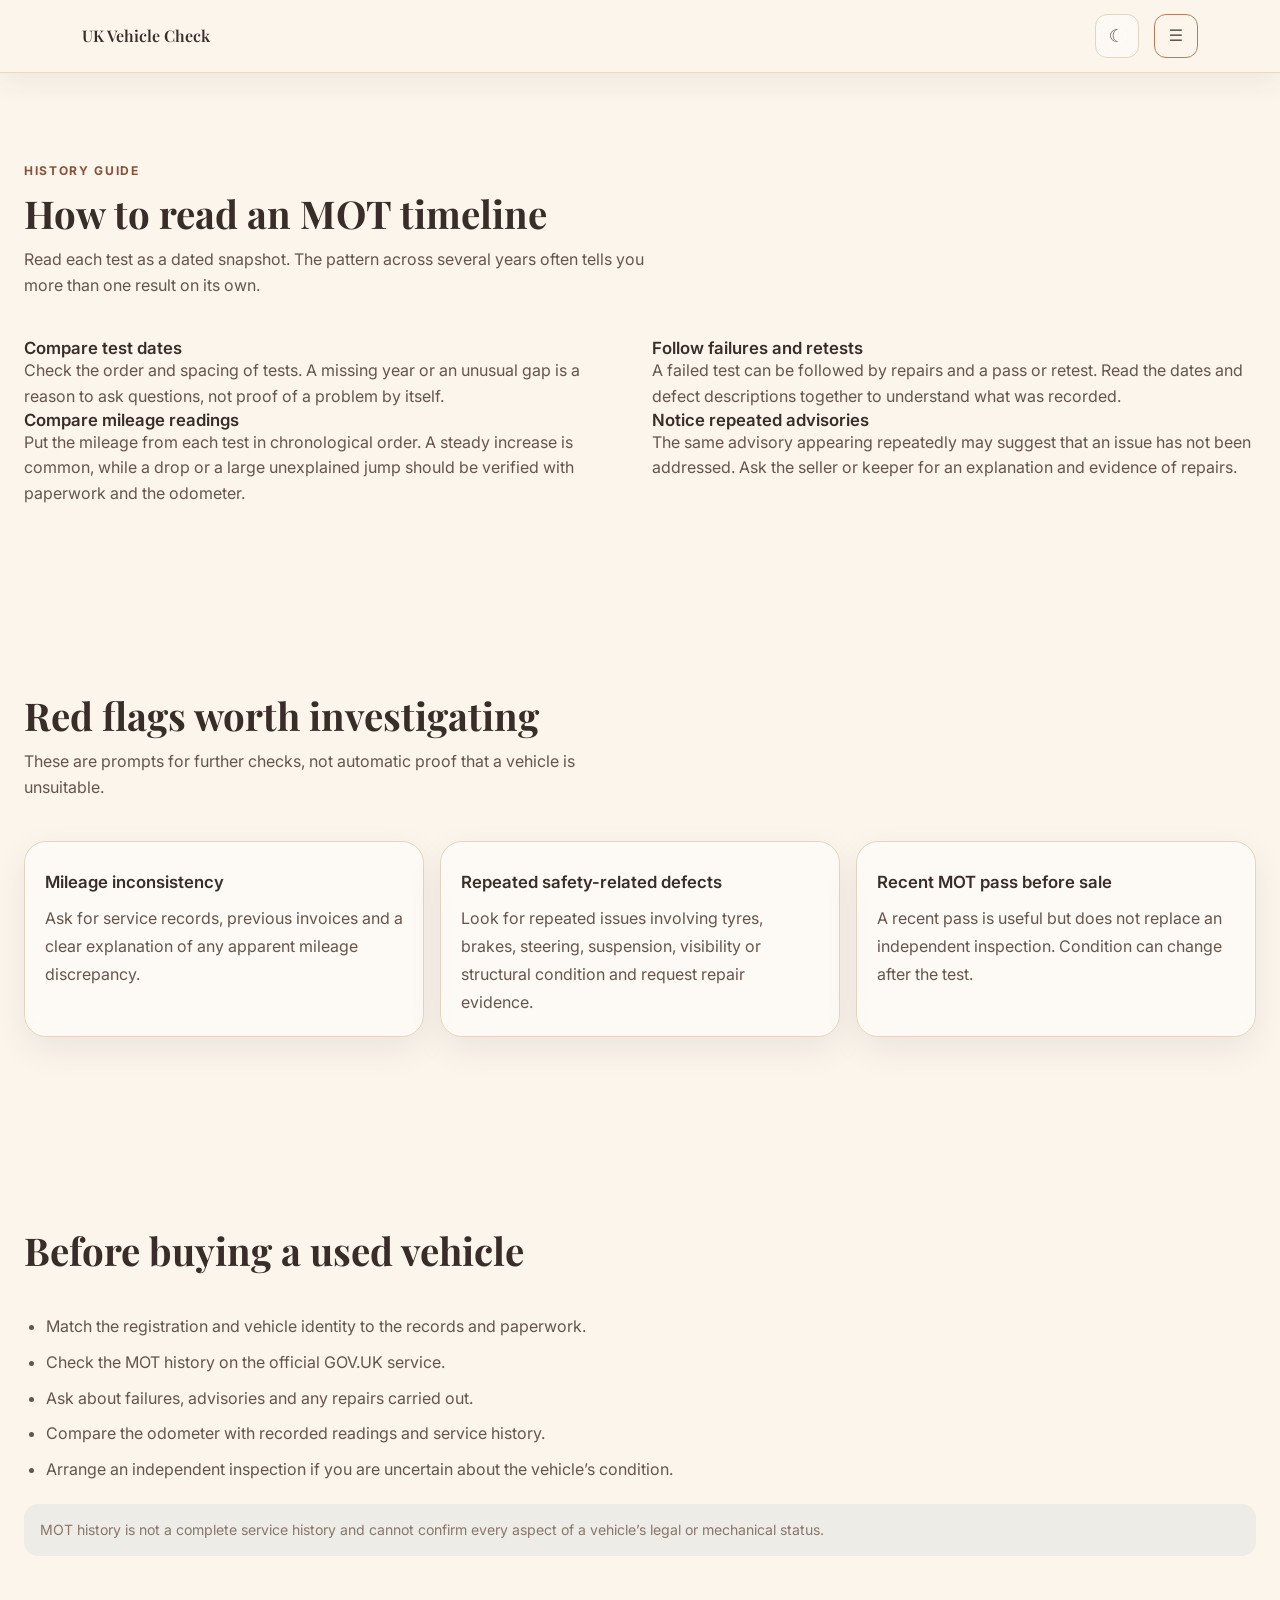
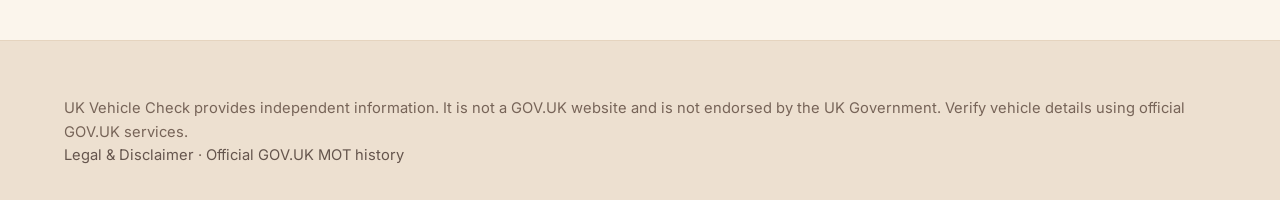
<file: mot-history.html>
<!DOCTYPE html>
<html lang="en-GB">
 <head>
  <title>
   MOT History | UK Vehicle Check
  </title>
  <meta charset="utf-8"/>
  <meta content="width=device-width, initial-scale=1, viewport-fit=cover" name="viewport"/>
  <meta content="index,follow,max-image-preview:large" name="robots"/>
  <meta content="#FBF5EC" id="themeColorMeta" name="theme-color"/>
  <meta content="website" property="og:type"/>
  <meta content="MOT Checker UK &ndash; Free MOT History Check | UK Vehicle Check" property="og:title"/>
  <meta content="Learn how to check MOT history, MOT status and expiry dates by registration. Understand mileage, failures, advisories, MOT rules and official GOV.UK checks." property="og:description"/>
  <meta content="summary" name="twitter:card"/>
  <meta content="MOT Checker UK &ndash; UK Vehicle Check" name="twitter:title"/>
  <meta content="Explore MOT history, MOT status, expiry dates, mileage and advisories by UK vehicle registration." name="twitter:description"/>
  <meta content="Free MOT check guide for UK registration numbers. Learn about MOT history, status, expiry dates, mileage, failures, advisories, retests and MOT rules, with official GOV.UK links." name="description"/>
  <link href="https://fonts.googleapis.com" rel="preconnect"/>
  <link crossorigin="" href="https://fonts.gstatic.com" rel="preconnect"/>
  <link href="https://fonts.googleapis.com/css2?family=Inter:wght@400;500;600;700&amp;family=Playfair+Display:wght@600;700&amp;display=swap" rel="stylesheet"/>
  <link href="styles.css" rel="stylesheet"/>
 </head>
 <body>
  <a class="skip" href="#main">
   Skip to main content
  </a>
  <header class="nav">
   <div class="wrap">
    <a class="logo" href="index.html">
     UK Vehicle Check
    </a>
    <nav aria-label="Main" class="menu" id="menu">
     <a class="l" href="index.html">
      Home
     </a>
     <a class="l" href="free-mot-check.html">
      Free MOT Check
     </a>
     <a aria-current="page" class="l" href="mot-history.html">
      MOT History
     </a>
     <a class="l" href="mot-report.html">
      MOT Report
     </a>
     <a class="l" href="what-is-included.html">
      What Is Included
     </a>
     <a class="l" href="faqs.html">
      FAQs
     </a>
     <a class="l" href="dvsa-data.html">
      DVSA Data
     </a>
     <a class="l" href="legal.html">
      Legal
     </a>
    </nav>
    <button aria-label="Switch to dark mode" aria-pressed="false" class="theme-toggle" id="themeToggle" type="button">
     <span aria-hidden="true" class="theme-icon">
      ☾
     </span>
     <span class="theme-label">
      Dark mode
     </span>
    </button>
    <button aria-controls="menu" aria-expanded="false" aria-label="Open menu" class="burger" id="burger">
     ☰
    </button>
   </div>
  </header>
  <main id="main">
   <section class="alt" id="history">
    <div class="wrap">
     <div class="sec-head">
      <h2>
       How to Check MOT History Online by Registration
      </h2>
      <p>
       Enter a UK number plate to look up available MOT records. The result depends on a working data connection and the records held for that vehicle.
      </p>
     </div>
     <div class="steps">
      <div class="step">
       <h3>
        Enter the registration
       </h3>
       <p>
        Type the registration number into the search box.
       </p>
      </div>
      <div class="step">
       <h3>
        Retrieve available information
       </h3>
       <p>
        We request the records held for that registration.
       </p>
      </div>
      <div class="step">
       <h3>
        Review the MOT history
       </h3>
       <p>
        Read the returned MOT history and vehicle details.
       </p>
      </div>
     </div>
    </div>
   </section>
   <section class="alt" id="understanding-results">
    <div class="wrap">
     <div class="sec-head">
      <h2>
       How to Read an MOT Check Result
      </h2>
      <p>
       An MOT check is useful for understanding a vehicle's recorded test history. Read the details in context and verify important information using the official service.
      </p>
     </div>
     <div class="hl">
      <div>
       <h3>
        Check the current status
       </h3>
       <p>
        Look at the recorded MOT status and expiry date. Do not assume an old pass means the vehicle has a current MOT today.
       </p>
      </div>
      <div>
       <h3>
        Compare past test results
       </h3>
       <p>
        Review dates and pass or fail outcomes. Repeated failures or advisories can help you identify questions to ask the seller.
       </p>
      </div>
      <div>
       <h3>
        Review mileage readings
       </h3>
       <p>
        Compare readings across test dates. An inconsistency may need investigation, but mileage records alone do not prove tampering.
       </p>
      </div>
      <div>
       <h3>
        Understand advisories
       </h3>
       <p>
        Advisories identify issues noted by the tester that may need attention. Ask a qualified mechanic to assess any concerns before buying.
       </p>
      </div>
     </div>
     <div class="sec-head" style="margin-top:36px">
      <h2>
       Verify MOT Information with GOV.UK
      </h2>
      <p>
       UK Vehicle Check is an independent service and is not part of the government. You can use the official GOV.UK service to check MOT history and confirm records. An MOT history is not a complete vehicle history report and does not replace a mechanical inspection.
      </p>
      <p style="margin-top:14px">
       <a href="https://www.gov.uk/check-mot-history" rel="noopener noreferrer">
        Check MOT history on GOV.UK
       </a>
       &middot;
       <a href="https://www.gov.uk/check-mot-status" rel="noopener noreferrer">
        Check MOT status on GOV.UK
       </a>
      </p>
     </div>
    </div>
   </section>
   <section class="editorial">
    <div class="wrap">
     <div class="sec-head">
      <span class="eyebrow">
       UK VEHICLE CHECK GUIDE
      </span>
      <h2>
       How to read MOT history
      </h2>
      <p>
       MOT history helps you see how a vehicle performed at previous annual tests. Look at the result, test date, mileage and any defects or advisories recorded on each visit.
      </p>
     </div>
     <div class="glass-grid">
      <article class="glass-card">
       <span class="glass-number">
        01
       </span>
       <h3>
        What to review
       </h3>
       <p>
        A repeated advisory may indicate an issue that has not been addressed. A sudden mileage drop or an unusually large gap between readings deserves a closer look, but records can contain errors and should be checked in context. Ask for invoices and maintenance records, and arrange an independent inspection for a used-car purchase.
       </p>
      </article>
      <article class="glass-card">
       <span class="glass-number">
        02
       </span>
       <h3>
        Know the limits
       </h3>
       <p>
        An MOT pass only reflects the test result at that time. It does not confirm service history, accident history, outstanding finance or the vehicle&rsquo;s current mechanical condition.
       </p>
      </article>
      <article class="glass-card">
       <span class="glass-number">
        03
       </span>
       <h3>
        Next step
       </h3>
       <p>
        For official records, visit
        <a href="https://www.gov.uk/check-mot-history" rel="noopener noreferrer" target="_blank">
         GOV.UK MOT history
        </a>
        . Keep a copy of relevant records and ask the seller to explain anything that does not match the vehicle or its paperwork.
       </p>
      </article>
     </div>
     <p class="editorial-note">
      Guidance only. Always verify important details using official sources.
     </p>
    </div>
   </section>
   <section class="page-guide-extra editorial">
    <div class="wrap">
     <div class="sec-head">
      <span class="eyebrow">
       UK VEHICLE CHECK &bull; PRACTICAL GUIDE
      </span>
      <h1>
       Understand a vehicle&rsquo;s MOT history
      </h1>
      <p>
       MOT history is a timeline of recorded tests. It can help you see whether a vehicle passed or failed, the mileage recorded at each test, and the defects or advisories recorded by the tester.
      </p>
     </div>
     <div class="glass-grid">
      <article class="glass-card">
       <span class="glass-number">
        01
       </span>
       <h3>
        Look at the timeline, not just the latest pass
       </h3>
       <p>
        A recent pass tells you the outcome of one test. Older results can reveal repeated issues, changes in condition or long gaps that deserve a question.
       </p>
      </article>
      <article class="glass-card">
       <span class="glass-number">
        02
       </span>
       <h3>
        Compare mileage in date order
       </h3>
       <p>
        Mileage recorded at MOT tests would normally be expected to increase. A lower reading can result from a recording error, an instrument change or another issue; it is a reason to investigate, not proof of tampering.
       </p>
      </article>
      <article class="glass-card">
       <span class="glass-number">
        03
       </span>
       <h3>
        Understand defects and advisories
       </h3>
       <p>
        Failure items describe problems found at the test. Advisories are observations that may need monitoring or repair. Check whether the same issue appears repeatedly and ask for invoices or repair evidence.
       </p>
      </article>
      <article class="glass-card">
       <span class="glass-number">
        04
       </span>
       <h3>
        Check the record&rsquo;s coverage
       </h3>
       <p>
        For cars, motorcycles and vans in Great Britain, official records are generally available for tests from 2005 onwards. HGVs, trailers, buses and coaches have records from 2018 onwards; Northern Ireland has a separate service and records from 2017.
       </p>
      </article>
     </div>
     <div class="guide-checklist glass-card">
      <h2>
       Questions worth asking a seller
      </h2>
      <ul>
       <li>
        Can you explain any mileage drop or unusual gap?
       </li>
       <li>
        Do you have receipts for previous failures and advisory repairs?
       </li>
       <li>
        Has the vehicle had recent work that is not reflected in the MOT record yet?
       </li>
       <li>
        Can I arrange an independent inspection before purchase?
       </li>
      </ul>
      <p class="editorial-note">
       For vehicle-specific information, verify the record with
       <a href="https://www.gov.uk/check-mot-history" rel="noopener noreferrer" target="_blank">
        the official GOV.UK MOT history service
       </a>
       .
      </p>
     </div>
    </div>
   </section>
  </main>
  <section class="editorial">
   <div class="wrap">
    <div class="sec-head">
     <span class="eyebrow">
      HISTORY GUIDE
     </span>
     <h2>
      How to read an MOT timeline
     </h2>
     <p>
      Read each test as a dated snapshot. The pattern across several years often tells you more than one result on its own.
     </p>
    </div>
    <div class="content-columns">
     <div>
      <h3>
       Compare test dates
      </h3>
      <p>
       Check the order and spacing of tests. A missing year or an unusual gap is a reason to ask questions, not proof of a problem by itself.
      </p>
      <h3>
       Compare mileage readings
      </h3>
      <p>
       Put the mileage from each test in chronological order. A steady increase is common, while a drop or a large unexplained jump should be verified with paperwork and the odometer.
      </p>
     </div>
     <div>
      <h3>
       Follow failures and retests
      </h3>
      <p>
       A failed test can be followed by repairs and a pass or retest. Read the dates and defect descriptions together to understand what was recorded.
      </p>
      <h3>
       Notice repeated advisories
      </h3>
      <p>
       The same advisory appearing repeatedly may suggest that an issue has not been addressed. Ask the seller or keeper for an explanation and evidence of repairs.
      </p>
     </div>
    </div>
   </div>
  </section>
  <section class="editorial">
   <div class="wrap">
    <div class="sec-head">
     <h2>
      Red flags worth investigating
     </h2>
     <p>
      These are prompts for further checks, not automatic proof that a vehicle is unsuitable.
     </p>
    </div>
    <div class="cards-grid">
     <article class="glass-card">
      <h3>
       Mileage inconsistency
      </h3>
      <p>
       Ask for service records, previous invoices and a clear explanation of any apparent mileage discrepancy.
      </p>
     </article>
     <article class="glass-card">
      <h3>
       Repeated safety-related defects
      </h3>
      <p>
       Look for repeated issues involving tyres, brakes, steering, suspension, visibility or structural condition and request repair evidence.
      </p>
     </article>
     <article class="glass-card">
      <h3>
       Recent MOT pass before sale
      </h3>
      <p>
       A recent pass is useful but does not replace an independent inspection. Condition can change after the test.
      </p>
     </article>
    </div>
   </div>
  </section>
  <section class="editorial">
   <div class="wrap">
    <div class="sec-head">
     <h2>
      Before buying a used vehicle
     </h2>
    </div>
    <ul class="check-list">
     <li>
      Match the registration and vehicle identity to the records and paperwork.
     </li>
     <li>
      Check the MOT history on the official GOV.UK service.
     </li>
     <li>
      Ask about failures, advisories and any repairs carried out.
     </li>
     <li>
      Compare the odometer with recorded readings and service history.
     </li>
     <li>
      Arrange an independent inspection if you are uncertain about the vehicle&rsquo;s condition.
     </li>
    </ul>
    <p class="editorial-note">
     MOT history is not a complete service history and cannot confirm every aspect of a vehicle&rsquo;s legal or mechanical status.
    </p>
   </div>
  </section>
  <footer class="site-footer">
   <div class="wrap">
    <p>
     UK Vehicle Check provides independent information. It is not a GOV.UK website and is not endorsed by the UK Government. Verify vehicle details using official GOV.UK services.
    </p>
    <p>
     <a href="legal.html">
      Legal &amp; Disclaimer
     </a>
     &middot;
     <a href="https://www.gov.uk/check-mot-history" rel="noopener noreferrer" target="_blank">
      Official GOV.UK MOT history
     </a>
    </p>
   </div>
  </footer>
  <script defer="True" src="app.js">
  </script>
 </body>
</html>
</file>
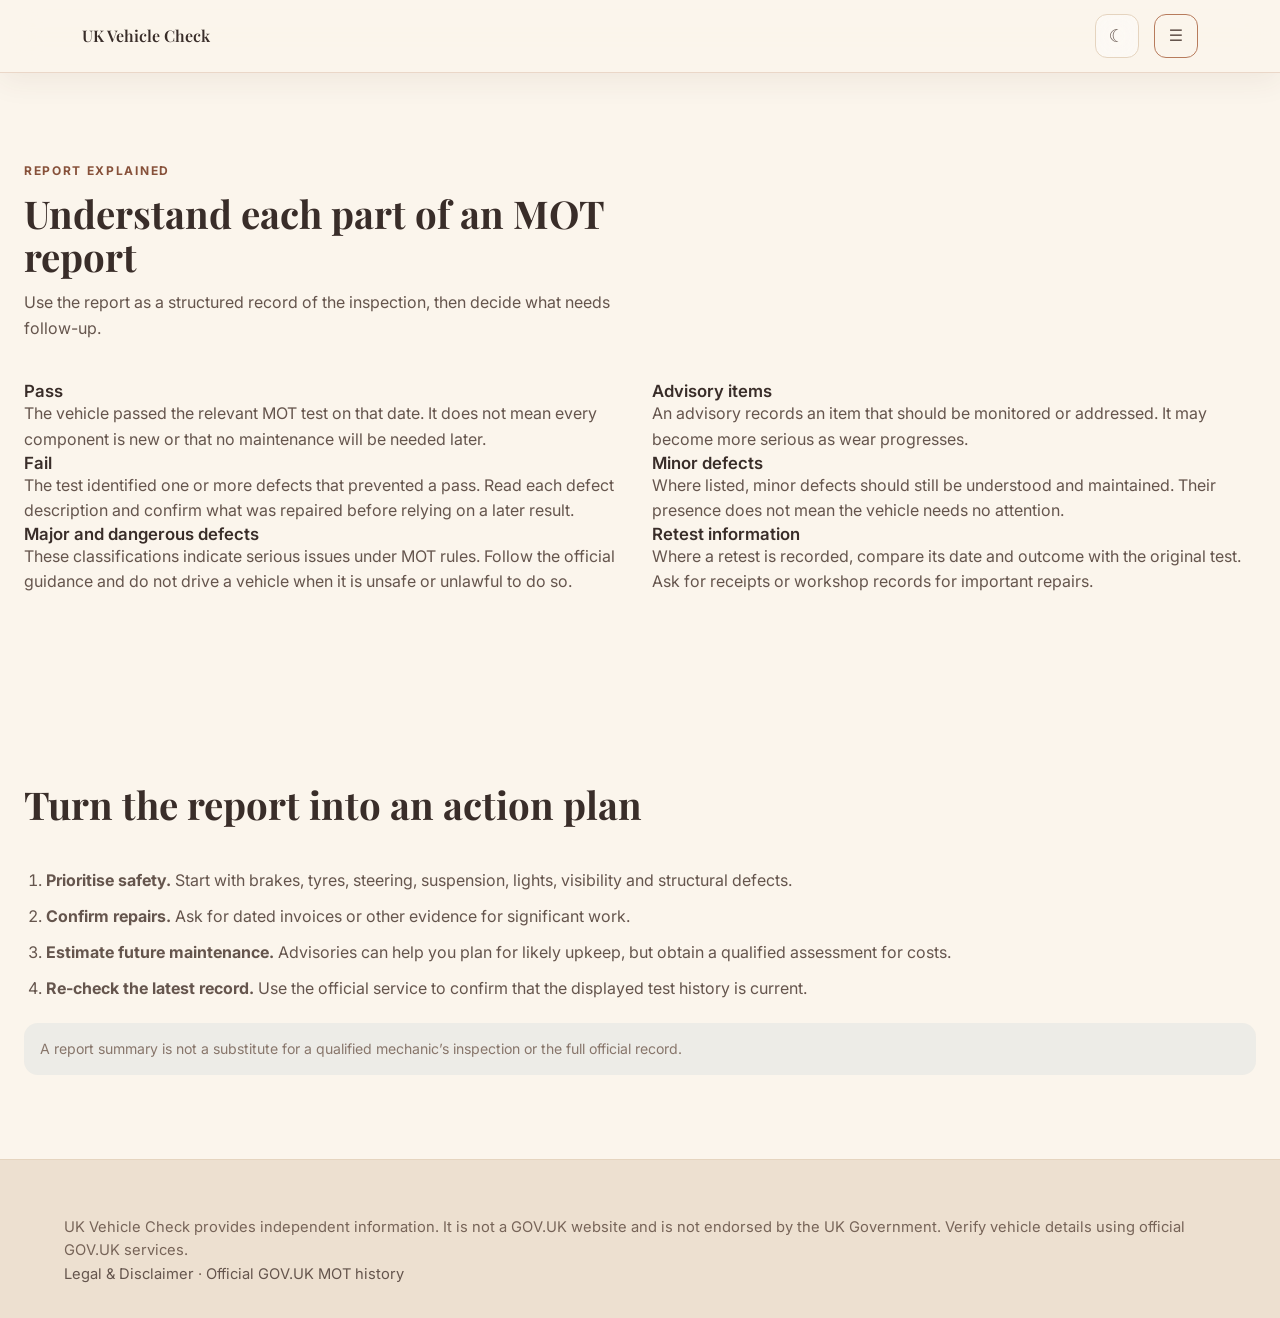
<file: mot-report.html>
<!DOCTYPE html>
<html lang="en-GB">
 <head>
  <title>
   MOT Report | UK Vehicle Check
  </title>
  <meta charset="utf-8"/>
  <meta content="width=device-width, initial-scale=1, viewport-fit=cover" name="viewport"/>
  <meta content="index,follow,max-image-preview:large" name="robots"/>
  <meta content="#FBF5EC" id="themeColorMeta" name="theme-color"/>
  <meta content="website" property="og:type"/>
  <meta content="MOT Checker UK &ndash; Free MOT History Check | UK Vehicle Check" property="og:title"/>
  <meta content="Learn how to check MOT history, MOT status and expiry dates by registration. Understand mileage, failures, advisories, MOT rules and official GOV.UK checks." property="og:description"/>
  <meta content="summary" name="twitter:card"/>
  <meta content="MOT Checker UK &ndash; UK Vehicle Check" name="twitter:title"/>
  <meta content="Explore MOT history, MOT status, expiry dates, mileage and advisories by UK vehicle registration." name="twitter:description"/>
  <meta content="Free MOT check guide for UK registration numbers. Learn about MOT history, status, expiry dates, mileage, failures, advisories, retests and MOT rules, with official GOV.UK links." name="description"/>
  <link href="https://fonts.googleapis.com" rel="preconnect"/>
  <link crossorigin="" href="https://fonts.gstatic.com" rel="preconnect"/>
  <link href="https://fonts.googleapis.com/css2?family=Inter:wght@400;500;600;700&amp;family=Playfair+Display:wght@600;700&amp;display=swap" rel="stylesheet"/>
  <link href="styles.css" rel="stylesheet"/>
 </head>
 <body>
  <a class="skip" href="#main">
   Skip to main content
  </a>
  <header class="nav">
   <div class="wrap">
    <a class="logo" href="index.html">
     UK Vehicle Check
    </a>
    <nav aria-label="Main" class="menu" id="menu">
     <a class="l" href="index.html">
      Home
     </a>
     <a class="l" href="free-mot-check.html">
      Free MOT Check
     </a>
     <a class="l" href="mot-history.html">
      MOT History
     </a>
     <a aria-current="page" class="l" href="mot-report.html">
      MOT Report
     </a>
     <a class="l" href="what-is-included.html">
      What Is Included
     </a>
     <a class="l" href="faqs.html">
      FAQs
     </a>
     <a class="l" href="dvsa-data.html">
      DVSA Data
     </a>
     <a class="l" href="legal.html">
      Legal
     </a>
    </nav>
    <button aria-label="Switch to dark mode" aria-pressed="false" class="theme-toggle" id="themeToggle" type="button">
     <span aria-hidden="true" class="theme-icon">
      ☾
     </span>
     <span class="theme-label">
      Dark mode
     </span>
    </button>
    <button aria-controls="menu" aria-expanded="false" aria-label="Open menu" class="burger" id="burger">
     ☰
    </button>
   </div>
  </header>
  <main id="main">
   <section id="report">
    <div class="wrap">
     <div class="sec-head">
      <h2>
       MOT History Report: Test Results, Mileage and Advisories
      </h2>
      <p>
       Example report layout only. The displayed figures are fictional and do not represent a real vehicle or live MOT result.
      </p>
     </div>
     <div class="report">
      <div class="card">
       <span class="tag">
        Demonstration only
       </span>
       <h3 style="margin-top:14px">
        Current MOT status
       </h3>
       <div style="margin:10px 0">
        <span class="badge pass">
         &checkmark; MOT valid
        </span>
       </div>
       <small style="color:#667085">
        MOT expiry date
       </small>
       <div class="big">
        12 Mar 2027
       </div>
       <p class="note">
        Current status is separate from the test history. A pass does not mean a vehicle is mechanically safe.
       </p>
       <h3 style="margin-top:22px">
        Recorded mileage
       </h3>
       <svg aria-label="Example chart of mileage rising across four MOT tests, from 21,400 to 48,210 miles" class="chart" role="img" viewbox="0 0 300 120">
        <path d="M20 100H290M20 60H290M20 20H290" stroke="#E4E7EC">
        </path>
        <polyline fill="none" points="30,96 110,70 200,48 280,24" stroke="#2563EB" stroke-linejoin="round" stroke-width="3">
        </polyline>
        <g fill="#2563EB">
         <circle cx="30" cy="96" r="4">
         </circle>
         <circle cx="110" cy="70" r="4">
         </circle>
         <circle cx="200" cy="48" r="4">
         </circle>
         <circle cx="280" cy="24" r="4">
         </circle>
        </g>
       </svg>
       <p class="note">
        Recorded mileage reflects available test records and is not proof of mileage authenticity. A chart is only drawn when enough real records exist.
       </p>
      </div>
      <div class="card">
       <h3>
        MOT test history
       </h3>
       <ul class="tl">
        <li>
         <div class="d">
          12 Mar 2026
          <span class="badge pass" style="margin-left:6px">
           Passed
          </span>
         </div>
         <div class="m">
          48,210 miles
         </div>
         <div class="adv">
          <span class="badge warn">
           Advisory
          </span>
          <span>
           Example: tyre wearing close to the legal limit
          </span>
         </div>
        </li>
        <li class="f">
         <div class="d">
          28 Feb 2026
          <span class="badge fail" style="margin-left:6px">
           Failed
          </span>
         </div>
         <div class="m">
          48,090 miles
         </div>
         <div class="adv">
          <span class="badge fail">
           Defect
          </span>
          <span>
           Example: brake light not working
          </span>
         </div>
        </li>
        <li>
         <div class="d">
          04 Mar 2025
          <span class="badge pass" style="margin-left:6px">
           Passed
          </span>
         </div>
         <div class="m">
          36,500 miles
         </div>
        </li>
        <li>
         <div class="d">
          09 Mar 2024
          <span class="badge pass" style="margin-left:6px">
           Passed
          </span>
         </div>
         <div class="m">
          21,400 miles
         </div>
        </li>
       </ul>
       <p class="note">
        When live lookup is implemented, each report should identify its data source, any relevant update timing, and link to the official GOV.UK checker.
       </p>
      </div>
     </div>
     <div class="sec-head" style="margin-top:36px">
      <h2>
       How to Use Our MOT Checker
      </h2>
      <p>
       Use the vehicle registration number to start an MOT check. A vehicle MOT checker can help you review available MOT status information, the MOT expiry date, previous test results, recorded mileage and any listed failures or advisories. Check that the registration is entered correctly, and compare the results with the vehicle and documents you are inspecting.
      </p>
      <h3 style="margin-top:18px">
       What is the difference between an MOT check and an MOT history check?
      </h3>
      <p>
       An MOT status check helps you find out whether a vehicle has a current MOT and when it expires. An MOT history check focuses on previous MOT tests, including recorded pass or fail results, mileage and advisories where available. Use the official GOV.UK service to verify government MOT records.
      </p>
      <h2>
       Used Car MOT Check: Mileage History, Failures and Advisories
      </h2>
      <p>
       Before buying a used car, use an MOT history check to review previous test results, recorded mileage, MOT failures and advisories. Repeated defects or unusual changes in mileage readings may be reasons to ask the seller more questions or arrange an independent vehicle inspection. An MOT history check is one useful part of a used-car check, but it does not replace a mechanical inspection or confirm a vehicle's full history.
      </p>
      <h3 style="margin-top:18px">
       What can cause a vehicle to fail an MOT test?
      </h3>
      <p>
       Common MOT failure areas include tyres, lights, brakes, steering, suspension and exhaust emissions. Review any recorded MOT defects and advisories carefully, and ask a qualified mechanic to assess concerns before you buy. The records available depend on the vehicle and the data source.
      </p>
      <h3 style="margin-top:18px">
       Can MOT mileage history help identify clocking?
      </h3>
      <p>
       MOT mileage history lets you compare odometer readings recorded at different tests. An unexpected drop or inconsistency can warrant further checks, although mileage records alone cannot prove that a vehicle has been clocked.
      </p>
      <h3 style="margin-top:18px">
       Is an MOT check the same as a full vehicle history check?
      </h3>
      <p>
       No. An MOT check focuses on MOT status and test history, including results, recorded mileage and advisories where available. A broader vehicle history check may cover categories such as finance, write-off records or vehicle specifications. Do not assume those details are included here unless the service explicitly provides them.
      </p>
      <h2>
       Check MOT Status and Expiry Date Before You Buy
      </h2>
      <p>
       A vehicle MOT check can help you review the recorded test history before buying a used car. Compare previous MOT pass and fail results, recorded mileage and repeated advisories, and confirm the current MOT expiry date using an up-to-date data source.
      </p>
      <h3 style="margin-top:18px">
       What is the difference between an MOT status check and an MOT history check?
      </h3>
      <p>
       An MOT status check focuses on whether a vehicle has a current MOT and when it expires. An MOT history check helps you review earlier test dates, pass or fail outcomes, mileage readings and recorded defects or advisories where available.
      </p>
      <h3 style="margin-top:18px">
       Can I check MOT history using a number plate?
      </h3>
      <p>
       Yes. The UK government&rsquo;s MOT history service uses the vehicle registration number. This independent website is intended to help users review available information, but its lookup must be connected to a functioning data source before it can return real vehicle records.
      </p>
      <h3 style="margin-top:18px">
       Where can I verify an MOT result?
      </h3>
      <p>
       For the official record, use the
       <a href="https://www.gov.uk/check-mot-history" rel="noopener noreferrer">
        GOV.UK MOT history checker
       </a>
       or the
       <a href="https://www.gov.uk/check-mot-status" rel="noopener noreferrer">
        GOV.UK MOT status checker
       </a>
       .
      </p>
     </div>
    </div>
   </section>
   <section class="editorial">
    <div class="wrap">
     <div class="sec-head">
      <span class="eyebrow">
       UK VEHICLE CHECK GUIDE
      </span>
      <h2>
       Understanding an MOT report
      </h2>
      <p>
       A useful report brings together vehicle identifiers and available MOT test records so you can review them in one place. Confirm that the make, model and registration match the vehicle you are checking.
      </p>
     </div>
     <div class="glass-grid">
      <article class="glass-card">
       <span class="glass-number">
        01
       </span>
       <h3>
        What to review
       </h3>
       <p>
        Review the latest test first, then work backwards. Compare recorded mileage across dates and read failure reasons and advisories carefully. A report is a starting point for questions to ask the seller&mdash;not a substitute for a test drive, documents or a qualified inspection.
       </p>
      </article>
      <article class="glass-card">
       <span class="glass-number">
        02
       </span>
       <h3>
        Know the limits
       </h3>
       <p>
        Live report generation is not enabled in this project until an authorised data source and secure server endpoint are configured.
       </p>
      </article>
      <article class="glass-card">
       <span class="glass-number">
        03
       </span>
       <h3>
        Next step
       </h3>
       <p>
        For official records, visit
        <a href="https://www.gov.uk/check-mot-history" rel="noopener noreferrer" target="_blank">
         GOV.UK MOT history
        </a>
        . Keep a copy of relevant records and ask the seller to explain anything that does not match the vehicle or its paperwork.
       </p>
      </article>
     </div>
     <p class="editorial-note">
      Guidance only. Always verify important details using official sources.
     </p>
    </div>
   </section>
   <section class="page-guide-extra editorial">
    <div class="wrap">
     <div class="sec-head">
      <span class="eyebrow">
       UK VEHICLE CHECK &bull; PRACTICAL GUIDE
      </span>
      <h1>
       How to read an MOT report
      </h1>
      <p>
       A useful MOT report should make the official record easier to understand without pretending to know more than the source provides. Always distinguish recorded facts from interpretation and verify important details with the official service.
      </p>
     </div>
     <div class="glass-grid">
      <article class="glass-card">
       <span class="glass-number">
        01
       </span>
       <h3>
        Vehicle summary
       </h3>
       <p>
        Start by matching the registration and basic vehicle details. If the returned details do not match the car, do not continue on the assumption that the report is correct.
       </p>
      </article>
      <article class="glass-card">
       <span class="glass-number">
        02
       </span>
       <h3>
        Current status and expiry
       </h3>
       <p>
        Check the latest recorded test outcome and expiry date. The expiry date is a useful reminder, but it is not a substitute for checking the vehicle&rsquo;s condition or legal requirements.
       </p>
      </article>
      <article class="glass-card">
       <span class="glass-number">
        03
       </span>
       <h3>
        Test-by-test results
       </h3>
       <p>
        Read each test in chronological order. Note pass/fail outcomes, dates, mileage and any listed defects. Repeated failures or advisories may help you decide what to ask next.
       </p>
      </article>
      <article class="glass-card">
       <span class="glass-number">
        04
       </span>
       <h3>
        Mileage and anomalies
       </h3>
       <p>
        Compare the recorded mileage entries. Treat unexpected changes as prompts for verification, and ask for service records or other evidence before drawing conclusions.
       </p>
      </article>
      <article class="glass-card">
       <span class="glass-number">
        05
       </span>
       <h3>
        Limitations
       </h3>
       <p>
        MOT data covers test records. It does not by itself establish ownership, outstanding finance, insurance, theft status, accident history or the full mechanical condition of a vehicle.
       </p>
      </article>
     </div>
     <div class="guide-checklist glass-card">
      <h2>
       A sensible report workflow
      </h2>
      <ul>
       <li>
        Verify the vehicle identity against the registration.
       </li>
       <li>
        Read the latest test result first, then work backwards.
       </li>
       <li>
        Highlight repeat advisories and unexplained mileage changes.
       </li>
       <li>
        Ask for evidence and consider an independent inspection.
       </li>
       <li>
        Confirm details with the official GOV.UK record.
       </li>
      </ul>
      <p class="editorial-note">
       For vehicle-specific information, verify the record with
       <a href="https://www.gov.uk/check-mot-history" rel="noopener noreferrer" target="_blank">
        the official GOV.UK MOT history service
       </a>
       .
      </p>
     </div>
    </div>
   </section>
  </main>
  <section class="editorial">
   <div class="wrap">
    <div class="sec-head">
     <span class="eyebrow">
      REPORT EXPLAINED
     </span>
     <h2>
      Understand each part of an MOT report
     </h2>
     <p>
      Use the report as a structured record of the inspection, then decide what needs follow-up.
     </p>
    </div>
    <div class="content-columns">
     <div>
      <h3>
       Pass
      </h3>
      <p>
       The vehicle passed the relevant MOT test on that date. It does not mean every component is new or that no maintenance will be needed later.
      </p>
      <h3>
       Fail
      </h3>
      <p>
       The test identified one or more defects that prevented a pass. Read each defect description and confirm what was repaired before relying on a later result.
      </p>
      <h3>
       Major and dangerous defects
      </h3>
      <p>
       These classifications indicate serious issues under MOT rules. Follow the official guidance and do not drive a vehicle when it is unsafe or unlawful to do so.
      </p>
     </div>
     <div>
      <h3>
       Advisory items
      </h3>
      <p>
       An advisory records an item that should be monitored or addressed. It may become more serious as wear progresses.
      </p>
      <h3>
       Minor defects
      </h3>
      <p>
       Where listed, minor defects should still be understood and maintained. Their presence does not mean the vehicle needs no attention.
      </p>
      <h3>
       Retest information
      </h3>
      <p>
       Where a retest is recorded, compare its date and outcome with the original test. Ask for receipts or workshop records for important repairs.
      </p>
     </div>
    </div>
   </div>
  </section>
  <section class="editorial">
   <div class="wrap">
    <div class="sec-head">
     <h2>
      Turn the report into an action plan
     </h2>
    </div>
    <ol class="numbered-list">
     <li>
      <strong>
       Prioritise safety.
      </strong>
      Start with brakes, tyres, steering, suspension, lights, visibility and structural defects.
     </li>
     <li>
      <strong>
       Confirm repairs.
      </strong>
      Ask for dated invoices or other evidence for significant work.
     </li>
     <li>
      <strong>
       Estimate future maintenance.
      </strong>
      Advisories can help you plan for likely upkeep, but obtain a qualified assessment for costs.
     </li>
     <li>
      <strong>
       Re-check the latest record.
      </strong>
      Use the official service to confirm that the displayed test history is current.
     </li>
    </ol>
    <p class="editorial-note">
     A report summary is not a substitute for a qualified mechanic&rsquo;s inspection or the full official record.
    </p>
   </div>
  </section>
  <footer class="site-footer">
   <div class="wrap">
    <p>
     UK Vehicle Check provides independent information. It is not a GOV.UK website and is not endorsed by the UK Government. Verify vehicle details using official GOV.UK services.
    </p>
    <p>
     <a href="legal.html">
      Legal &amp; Disclaimer
     </a>
     &middot;
     <a href="https://www.gov.uk/check-mot-history" rel="noopener noreferrer" target="_blank">
      Official GOV.UK MOT history
     </a>
    </p>
   </div>
  </footer>
  <script defer="True" src="app.js">
  </script>
 </body>
</html>
</file>
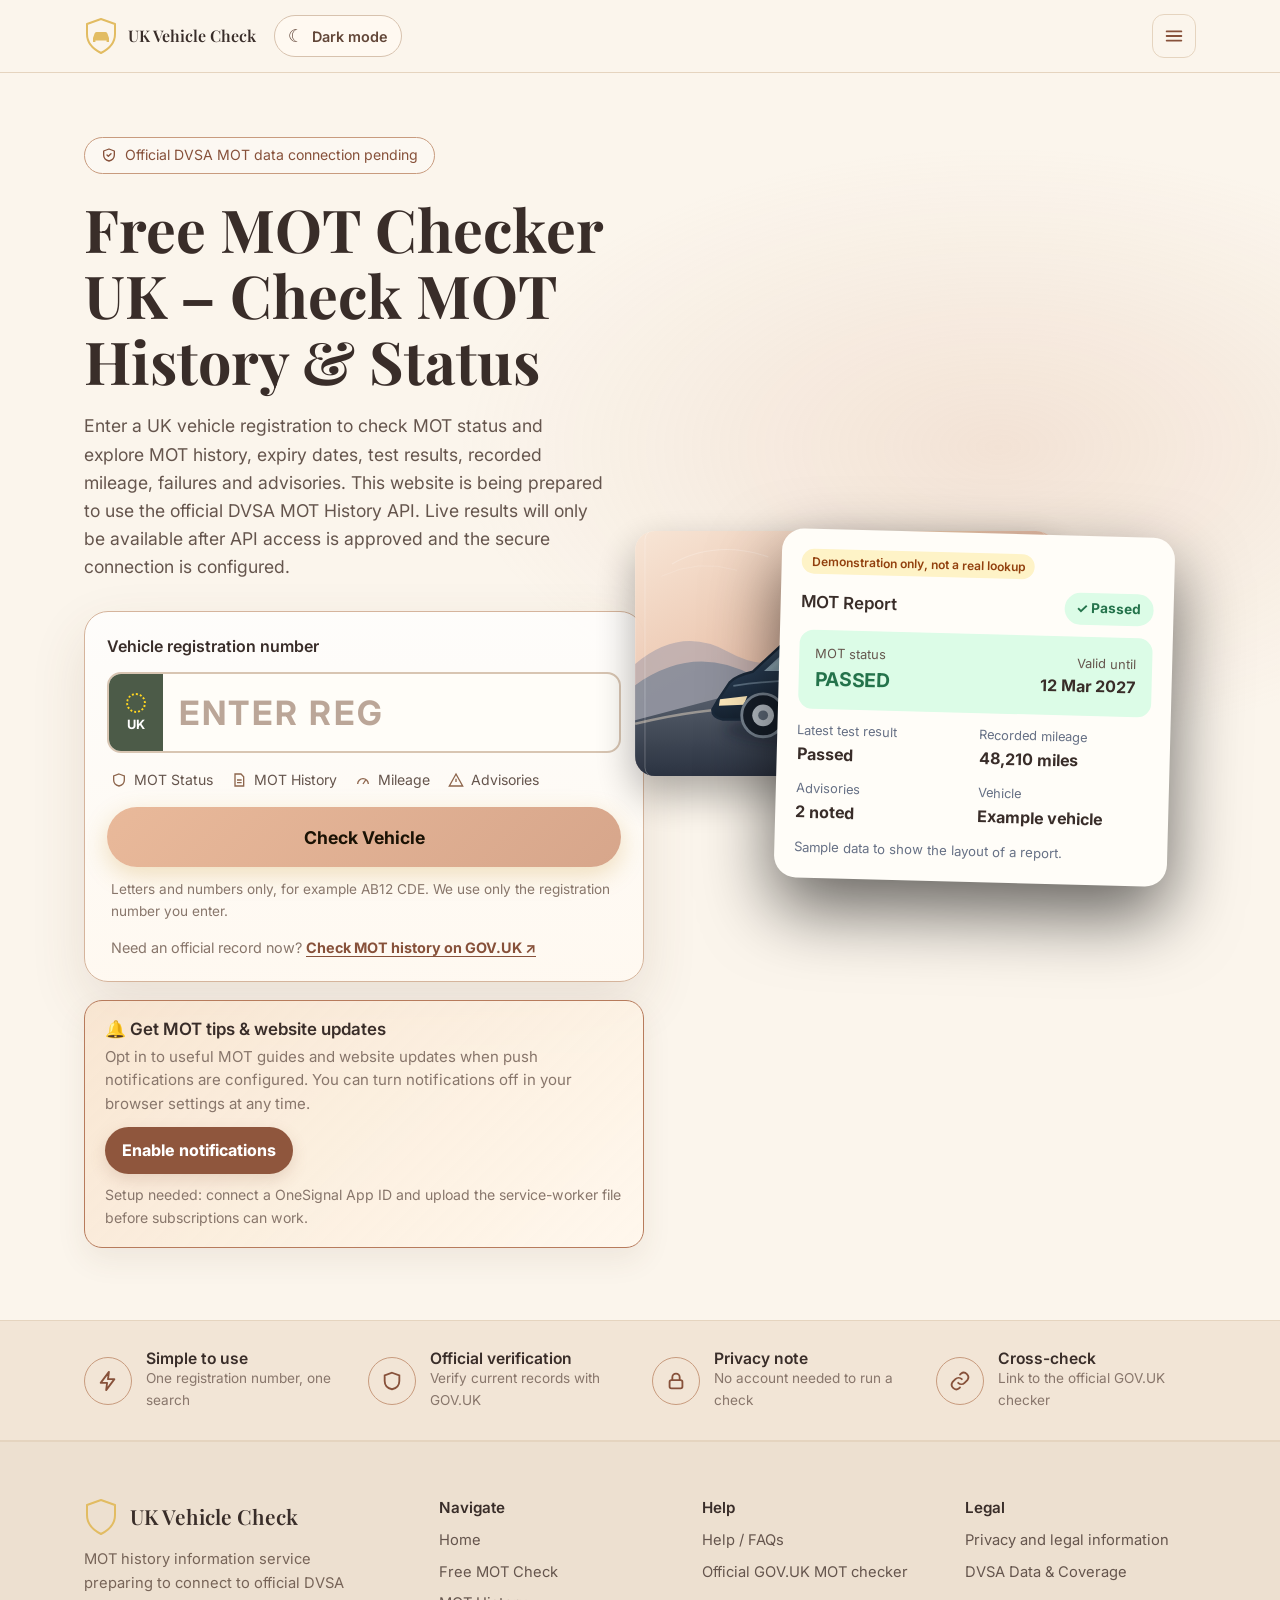
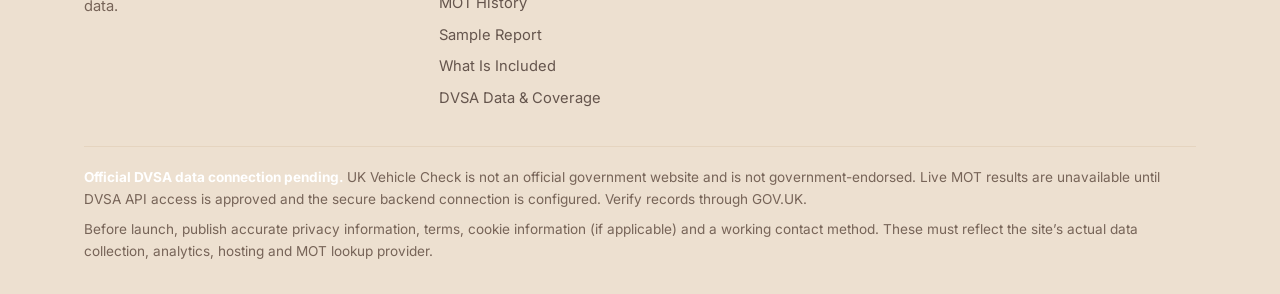
<file: UKVehicleCheck-standalone.html>
<!DOCTYPE html>
<html lang="en-GB">
 <head>
  <meta charset="utf-8"/>
  <meta content="width=device-width, initial-scale=1, viewport-fit=cover" name="viewport"/>
  <meta content="index,follow,max-image-preview:large" name="robots"/>
  <!-- SEO note: add a canonical URL here after the final live domain and preferred URL are confirmed. -->
  <title>
   Free MOT Checker UK | MOT History &amp; Status | UK Vehicle Check
  </title>
  <meta content="#FBF5EC" id="themeColorMeta" name="theme-color"/>
  <meta content="website" property="og:type"/>
  <meta content="MOT Checker UK &ndash; Free MOT History Check | UK Vehicle Check" property="og:title"/>
  <meta content="Learn how to check MOT history, MOT status and expiry dates by registration. Understand mileage, failures, advisories, MOT rules and official GOV.UK checks." property="og:description"/>
  <meta content="summary" name="twitter:card"/>
  <meta content="MOT Checker UK &ndash; UK Vehicle Check" name="twitter:title"/>
  <meta content="Explore MOT history, MOT status, expiry dates, mileage and advisories by UK vehicle registration." name="twitter:description"/>
  <meta content="Free MOT check guide for UK registration numbers. Learn about MOT history, status, expiry dates, mileage, failures, advisories, retests and MOT rules, with official GOV.UK links." name="description"/>
  <link href="https://fonts.googleapis.com" rel="preconnect"/>
  <link crossorigin="" href="https://fonts.gstatic.com" rel="preconnect"/>
  <link href="https://fonts.googleapis.com/css2?family=Inter:wght@400;500;600;700&amp;family=Playfair+Display:wght@600;700&amp;display=swap" rel="stylesheet"/>
  <style>
   :root{
--bg:#07090D;--bg2:#0C1118;--panel:#111823;--line:#243040;
--gold:#E2BC62;--gold2:#B8892B;--goldgrad:linear-gradient(180deg,#F3D98B,#C9972F);
--h:#FFFFFF;--body:#B4BCC9;--muted:#8A94A6;
--paper:#F5F7FB;--ink:#101828;--ink2:#475467;--pline:#E4E7EC;
--pass:#15803D;--fail:#DC2626;--warn:#D97706;--info:#475569;--blue:#2563EB;
--max:1160px;color-scheme:dark;
box-sizing:border-box;padding-top:env(safe-area-inset-top,0px);padding-bottom:env(safe-area-inset-bottom,0px)}
*,*::before,*::after{box-sizing:inherit}
html{scroll-behavior:smooth;scroll-padding-top:calc(84px + env(safe-area-inset-top,0px));background:var(--bg)}
body{margin:0;font:400 16px/1.6 Inter,system-ui,sans-serif;color:var(--body);background:var(--bg)}
body::before{content:"";position:fixed;inset:0 0 auto;height:env(safe-area-inset-top,0px);background:var(--bg);z-index:60}
h1,h2,h3{color:var(--h);margin:0;line-height:1.12}
h1,h2{font-family:'Playfair Display',Georgia,serif;font-weight:700}
h1{font-size:clamp(2.2rem,5.2vw,3.7rem)}h2{font-size:clamp(1.7rem,3.2vw,2.4rem)}h3{font:600 1.05rem Inter,sans-serif}
p{margin:0}a{color:var(--gold)}
.wrap{max-width:var(--max);margin:0 auto;padding:0 24px}
section{padding:84px 0}.alt{background:var(--bg2)}
.sec-head{max-width:620px;margin-bottom:40px}.sec-head p{margin-top:12px}
:focus-visible{outline:3px solid var(--gold);outline-offset:3px;border-radius:8px}
.skip{position:absolute;left:-999px;top:8px;background:var(--gold);color:#111;padding:8px 14px;border-radius:8px;z-index:100}.skip:focus{left:8px}
/* nav */
.nav{position:sticky;top:0;z-index:50;background:rgba(7,9,13,.92);border-bottom:1px solid var(--line);backdrop-filter:blur(10px)}
.nav .wrap{display:flex;align-items:center;justify-content:space-between;height:76px;gap:16px}
.logo{display:flex;align-items:center;gap:12px;color:#fff;text-decoration:none;font:600 1.3rem 'Playfair Display',serif}
.logo svg{width:34px;height:38px}
.menu{display:flex;align-items:center;gap:4px}
.menu a.l{padding:9px 14px;color:var(--body);text-decoration:none;font-weight:500;font-size:.95rem;border-bottom:2px solid transparent;transition:color .15s,border-color .15s}
.menu a.l:hover,.menu a.l[aria-current=true]{color:var(--gold);border-color:var(--gold)}
.btn{display:inline-flex;align-items:center;justify-content:center;gap:10px;min-height:48px;padding:0 24px;border-radius:999px;border:0;background:var(--goldgrad);color:#1a1204;font:700 1rem Inter,sans-serif;text-decoration:none;cursor:pointer;transition:filter .15s,transform .15s;box-shadow:0 8px 24px rgba(201,151,47,.28)}
.btn:hover{filter:brightness(1.08)}.btn:active{transform:translateY(1px)}.btn[disabled]{opacity:.7;cursor:not-allowed}
.btn.sm{min-height:42px;padding:0 20px;font-size:.92rem;margin-left:8px}
.burger{display:none;min-width:44px;min-height:44px;border:1px solid var(--line);border-radius:12px;background:transparent;color:var(--gold);cursor:pointer}
/* hero */
.hero{padding:64px 0 72px;background:radial-gradient(900px 500px at 78% 30%,rgba(226,188,98,.12),transparent 60%),var(--bg)}
.hero .grid{display:grid;grid-template-columns:1.05fr .95fr;gap:48px;align-items:center}
.pill{display:inline-flex;align-items:center;gap:8px;border:1px solid var(--gold2);color:var(--gold);border-radius:999px;padding:6px 16px;font-size:.88rem;margin-bottom:22px}
.hero .lead{margin-top:18px;font-size:1.1rem;max-width:520px}
.check{margin-top:30px;max-width:560px;padding:22px;border:1px solid var(--gold2);border-radius:24px;background:linear-gradient(180deg,rgba(255,255,255,.07),rgba(255,255,255,.02));box-shadow:0 30px 70px rgba(0,0,0,.55)}
.check label{display:block;font-weight:600;color:var(--h);margin-bottom:12px}
.plate{display:flex;align-items:stretch;border:2px solid #3b4658;border-radius:14px;overflow:hidden;background:#0A0E14;transition:border-color .15s,box-shadow .15s}
.plate:focus-within{border-color:var(--gold);box-shadow:0 0 0 4px rgba(226,188,98,.25)}
.plate.bad{border-color:var(--fail);box-shadow:0 0 0 4px rgba(220,38,38,.25)}
.gb{width:54px;background:#1D4ED8;color:#fff;font:700 .8rem/1 Inter;display:flex;flex-direction:column;align-items:center;justify-content:center;gap:6px}
.gb i{width:20px;height:20px;border:2px dotted #FFD520;border-radius:50%}
.plate input{flex:1;min-width:0;border:0;background:transparent;font:700 clamp(1.5rem,4.5vw,2.1rem)/1 Inter,sans-serif;text-transform:uppercase;letter-spacing:.08em;color:var(--gold);padding:18px 16px;outline:0}
.plate input::placeholder{color:#8f7a42;opacity:.75}
.chips{display:flex;flex-wrap:wrap;gap:8px 18px;margin:16px 4px;font-size:.88rem;color:var(--body)}
.chips span{display:flex;align-items:center;gap:7px}.chips svg{color:var(--gold)}
.check .btn{width:100%;min-height:60px;font-size:1.1rem}
.spin{width:18px;height:18px;border:3px solid rgba(26,18,4,.35);border-top-color:#1a1204;border-radius:50%;animation:sp .7s linear infinite;display:none}
.loading .spin{display:block}@keyframes sp{to{transform:rotate(360deg)}}
.help{margin:12px 4px 0;font-size:.85rem;color:var(--muted)}
.msg{margin-top:10px;font-size:.92rem}
.msg.err{color:#FCA5A5;background:rgba(220,38,38,.12);border:1px solid rgba(220,38,38,.4);padding:10px 14px;border-radius:12px}
.msg.ok{color:var(--body)}
/* stage */
.stage{position:relative;padding-top:30px}
.car{display:block;position:absolute;left:-12%;top:28px;width:88%;height:auto;aspect-ratio:602/350;object-fit:cover;opacity:.98;z-index:0;border-radius:20px;box-shadow:0 18px 42px rgba(0,0,0,.32)}
.rep{position:relative;z-index:1;margin-left:18%;background:var(--paper);color:var(--ink2);border-radius:22px;padding:20px;box-shadow:0 30px 70px rgba(0,0,0,.6);transform:rotate(1.5deg)}
.tag{display:inline-block;font-size:.75rem;font-weight:600;background:#FEF3C7;color:#92400E;padding:3px 10px;border-radius:99px}
.rep .top{display:flex;justify-content:space-between;align-items:center;gap:8px;margin-bottom:12px}
.rep h3{color:var(--ink)}.rep b{color:var(--ink)}
.badge{display:inline-flex;align-items:center;gap:6px;font-weight:700;font-size:.85rem;padding:5px 12px;border-radius:99px}
.badge.pass{background:#DCFCE7;color:var(--pass)}.badge.fail{background:#FEE2E2;color:var(--fail)}.badge.warn{background:#FEF3C7;color:#92400E}
.status{display:flex;justify-content:space-between;align-items:center;gap:12px;background:#DCFCE7;border-radius:14px;padding:14px 16px;margin:12px 0}
.status small{display:block;color:var(--ink2);font-size:.8rem}.status strong{color:var(--pass);font-size:1.2rem}
.kv{display:grid;grid-template-columns:1fr 1fr;gap:12px;margin:12px 0}.kv small{display:block;color:#667085;font-size:.8rem}
.rep .note{margin:0;font-size:.82rem;color:#667085}
/* value strip */
.strip{border-top:1px solid var(--line);border-bottom:1px solid var(--line);background:var(--bg2);padding:28px 0}
.strip .wrap{display:grid;grid-template-columns:repeat(4,1fr);gap:24px}
.strip .it{display:flex;gap:14px;align-items:center}
.ico{flex:none;width:48px;height:48px;border:1.5px solid var(--gold2);border-radius:50%;display:grid;place-items:center;color:var(--gold)}
.strip h3{font-size:.98rem}.strip p{font-size:.85rem;color:var(--muted)}
/* highlights */
.hl{display:grid;grid-template-columns:repeat(3,1fr);gap:20px}
.hl>div{padding:26px;background:var(--panel);border:1px solid var(--line);border-radius:18px;transition:border-color .2s}
.hl>div:hover{border-color:var(--gold2)}
.hl .ico{margin-bottom:14px;border-radius:14px}.hl p{margin-top:6px;font-size:.95rem}
/* steps */
.steps{display:grid;grid-template-columns:repeat(3,1fr);gap:24px;counter-reset:s}
.step{position:relative;padding-top:22px;border-top:2px solid var(--line)}
.step::before{counter-increment:s;content:counter(s);position:absolute;top:-18px;left:0;width:34px;height:34px;border-radius:50%;background:var(--goldgrad);color:#1a1204;font-weight:700;display:grid;place-items:center}
.step h3{margin-top:12px}.step p{margin-top:6px;font-size:.95rem}
/* report preview */
.report{display:grid;grid-template-columns:1fr 1.3fr;gap:24px}
.card{background:var(--paper);border-radius:20px;padding:26px;color:var(--ink2)}
.card h3{color:var(--ink)}.big{font:700 1.9rem Inter;color:var(--ink)}
.tl{list-style:none;margin:16px 0 0;padding:0 0 0 22px;border-left:2px solid var(--pline)}
.tl li{position:relative;padding:0 0 22px 14px}.tl li:last-child{padding-bottom:0}
.tl li::before{content:"";position:absolute;left:-30px;top:5px;width:14px;height:14px;border-radius:50%;background:#fff;border:3px solid var(--pass)}
.tl li.f::before{border-color:var(--fail)}
.tl .d{font-weight:600;color:var(--ink)}.tl .m{font-size:.9rem;color:#667085}
.adv{margin-top:8px;font-size:.88rem;display:flex;gap:8px;align-items:flex-start}
.chart{width:100%;height:auto;margin-top:8px}
.card .note{font-size:.85rem;color:#667085;margin-top:14px}
/* table */
.tw{overflow-x:auto;border:1px solid var(--line);border-radius:18px;background:var(--panel)}
table{border-collapse:collapse;width:100%;min-width:560px}
th,td{text-align:left;padding:15px 20px;border-bottom:1px solid var(--line);font-size:.95rem}
thead th{color:var(--gold);font-weight:600}tbody th{color:var(--h);font-weight:500}tr:last-child>*{border-bottom:0}
.y{color:#4ADE80;font-weight:600}.n{color:#CBD5E1;font-weight:600}
.after{margin-top:14px;font-size:.88rem;color:var(--muted)}
/* faq */
.faq{max-width:780px}
details{border-bottom:1px solid var(--line)}
summary{list-style:none;cursor:pointer;display:flex;justify-content:space-between;align-items:center;gap:16px;padding:20px 4px;font-weight:600;color:var(--h);font-size:1.05rem;min-height:48px}
summary::-webkit-details-marker{display:none}
summary svg{flex:none;color:var(--gold);transition:transform .2s}details[open] summary svg{transform:rotate(180deg)}
details .a{padding:0 4px 20px;max-width:680px}details[open] .a{animation:fd .2s ease}@keyframes fd{from{opacity:0}to{opacity:1}}
/* cta */
.cta{text-align:center;padding:84px 0;background:radial-gradient(700px 300px at 50% 0,rgba(226,188,98,.14),transparent 70%),#0A0F17;border-top:1px solid var(--line)}
.cta p{margin:14px auto 28px;max-width:520px}
/* footer */
footer{background:#05070A;border-top:1px solid var(--line);padding:56px 0 32px;font-size:.92rem;color:var(--muted)}
.fg{display:grid;grid-template-columns:1.4fr 1fr 1fr 1fr;gap:32px}
footer h3{font-size:.95rem;margin-bottom:12px}footer ul{list-style:none;margin:0;padding:0;display:grid;gap:8px}
footer a{color:var(--body);text-decoration:none}footer a:hover{color:var(--gold);text-decoration:underline}
.legal{margin-top:36px;padding-top:20px;border-top:1px solid var(--line);font-size:.85rem}
@media(max-width:960px){
.hero .grid,.report{grid-template-columns:1fr}.hero{padding:36px 0 56px}
.stage{padding-top:0}.car{display:block;position:relative;left:auto;top:auto;width:100%;height:auto;aspect-ratio:602/350;object-fit:cover;margin:0 0 -8px;opacity:1;border-radius:18px;box-shadow:0 12px 32px rgba(0,0,0,.24)}.rep{margin-left:0;transform:none}
.strip .wrap,.hl{grid-template-columns:1fr 1fr}.steps{grid-template-columns:1fr}.fg{grid-template-columns:1fr 1fr}
.burger{display:inline-grid;place-items:center}
.menu{display:none;position:absolute;top:76px;left:0;right:0;background:var(--bg);border-bottom:1px solid var(--line);flex-direction:column;align-items:stretch;padding:12px 24px 22px}
.menu.open{display:flex}.menu a.l{padding:14px 8px;border:0}.btn.sm{margin:8px 0 0}
section{padding:60px 0}}
@media(max-width:560px){.strip .wrap,.hl,.fg{grid-template-columns:1fr}.wrap{padding:0 18px}.check{padding:16px}.gb{width:46px}}
@media(prefers-reduced-motion:reduce){*{animation:none!important;transition:none!important;scroll-behavior:auto!important}}

/* Warm, accessible light theme is the default. Theme changes apply site-wide. */
:root{
 --bg:#FBF5EC;--bg2:#F3E8D9;--panel:#FFF9F1;--line:#E5D4BF;
 --gold:#81533D;--gold2:#B77B5C;--goldgrad:linear-gradient(135deg,#E9B99A,#D7A68B);
 --h:#392D29;--body:#65554D;--muted:#88766B;
 --paper:#FFFDF8;--ink:#392D29;--ink2:#65554D;--pline:#E9DCCB;
 --pass:#24734B;--fail:#B93838;--warn:#9B5B13;--info:#65554D;--blue:#2563EB;
 color-scheme:light;
}
html{background:var(--bg)}
body{background:var(--bg);color:var(--body)}
body::before{background:var(--bg)}
h1,h2,h3{color:var(--h)}
a{color:#87513A}
.nav{background:rgba(251,245,236,.94);border-color:var(--line)}
.logo{color:var(--h)}
.menu a.l{color:var(--body)}
.menu a.l:hover,.menu a.l[aria-current=true]{color:#87513A;border-color:var(--gold2)}
.burger{color:#87513A}
.hero{background:radial-gradient(900px 500px at 78% 30%,rgba(215,166,139,.23),transparent 60%),var(--bg)}
.pill{border-color:#C89B7E;color:#87513A;background:rgba(255,255,255,.28)}
.check{background:linear-gradient(180deg,rgba(255,255,255,.76),rgba(255,249,241,.92));border-color:#D5B49C;box-shadow:0 22px 55px rgba(99,66,45,.12)}
.check label{color:var(--h)}
.plate{background:#FFFDF8;border-color:#D8C5B2}
.plate input{color:#49372E}
.plate input::placeholder{color:#A58A78}
.plate:focus-within{border-color:#B77B5C;box-shadow:0 0 0 4px rgba(183,123,92,.18)}
.gb{background:#4C5B48}
.chips{color:var(--body)}
.chips svg{color:#8D654C}
.msg.err{color:#9E2F2F;background:#FFF0EC;border-color:#E7B7AA}
.msg.ok{color:var(--body)}
.strip{background:#F2E5D6;border-color:var(--line)}
.ico{border-color:#C89B7E;color:#87513A}
.hl>div{background:var(--panel);border-color:var(--line)}
.hl>div:hover{border-color:#C89B7E}
.step{border-color:var(--line)}
.tw{background:var(--panel);border-color:var(--line)}
th,td{border-color:var(--line)}
thead th{color:#87513A}tbody th{color:var(--h)}
.y{color:#24734B}.n{color:#65554D}
.faq details{border-color:var(--line)}
summary{color:var(--h)}summary svg{color:#87513A}
.cta{background:radial-gradient(700px 300px at 50% 0,rgba(215,166,139,.24),transparent 70%),#F3E8D9;border-color:var(--line)}
footer{background:#EDE0D0;border-color:var(--line);color:#776458}
footer a{color:#65554D}footer a:hover{color:#87513A}
.legal{border-color:var(--line)}
.theme-toggle{display:inline-flex;align-items:center;justify-content:center;gap:8px;min-height:42px;padding:0 13px;border:1px solid #D7C2AE;border-radius:999px;background:#FFF9F1;color:#624638;font:600 .9rem Inter,system-ui,sans-serif;cursor:pointer;white-space:nowrap;transition:background .2s,border-color .2s,transform .2s}
.theme-toggle:hover{background:#F4E6D8;border-color:#B77B5C}
.theme-icon{font-size:1.1rem;line-height:1}
/* Dark theme: toggled by the menu button and saved for the next visit. */
html[data-theme="dark"]{color-scheme:dark;--bg:#101417;--bg2:#171E20;--panel:#1D2627;--line:#354143;--gold:#E7C18A;--gold2:#B98A59;--goldgrad:linear-gradient(135deg,#F0D4A6,#B98A59);--h:#F7EEE3;--body:#C9C1B7;--muted:#A59A8D;--paper:#F5F0E8;--ink:#292522;--ink2:#5F554C;--pline:#E1D7C9;--pass:#24734B;--fail:#B93838;--warn:#9B5B13;--info:#65554D}
html[data-theme="dark"] body,html[data-theme="dark"] html{background:var(--bg);color:var(--body)}
html[data-theme="dark"] body::before{background:var(--bg)}
html[data-theme="dark"] .nav{background:rgba(16,20,23,.94)}
html[data-theme="dark"] .logo{color:#F7EEE3}
html[data-theme="dark"] .menu a.l{color:var(--body)}
html[data-theme="dark"] .menu a.l:hover,html[data-theme="dark"] .menu a.l[aria-current=true]{color:var(--gold);border-color:var(--gold)}
html[data-theme="dark"] .burger{color:var(--gold)}
html[data-theme="dark"] .hero{background:radial-gradient(900px 500px at 78% 30%,rgba(231,193,138,.12),transparent 60%),var(--bg)}
html[data-theme="dark"] .pill{border-color:var(--gold2);color:var(--gold);background:transparent}
html[data-theme="dark"] .check{background:linear-gradient(180deg,rgba(255,255,255,.07),rgba(255,255,255,.02));border-color:var(--gold2);box-shadow:0 30px 70px rgba(0,0,0,.4)}
html[data-theme="dark"] .check label{color:var(--h)}
html[data-theme="dark"] .plate{background:#0A0E14;border-color:#3B4658}
html[data-theme="dark"] .plate input{color:var(--gold)}
html[data-theme="dark"] .plate input::placeholder{color:#8F7A42}
html[data-theme="dark"] .plate:focus-within{border-color:var(--gold);box-shadow:0 0 0 4px rgba(226,188,98,.25)}
html[data-theme="dark"] .gb{background:#1D4ED8}
html[data-theme="dark"] .chips svg{color:var(--gold)}
html[data-theme="dark"] .msg.err{color:#FCA5A5;background:rgba(220,38,38,.12);border-color:rgba(220,38,38,.4)}
html[data-theme="dark"] .strip{background:var(--bg2);border-color:var(--line)}
html[data-theme="dark"] .ico{border-color:var(--gold2);color:var(--gold)}
html[data-theme="dark"] .hl>div{background:var(--panel);border-color:var(--line)}
html[data-theme="dark"] .hl>div:hover{border-color:var(--gold2)}
html[data-theme="dark"] thead th{color:var(--gold)}
html[data-theme="dark"] tbody th{color:var(--h)}
html[data-theme="dark"] .n{color:#CBD5E1}
html[data-theme="dark"] summary{color:var(--h)}
html[data-theme="dark"] summary svg{color:var(--gold)}
html[data-theme="dark"] .cta{background:radial-gradient(700px 300px at 50% 0,rgba(231,193,138,.12),transparent 70%),#11191C;border-color:var(--line)}
html[data-theme="dark"] footer{background:#0B0F11;border-color:var(--line);color:var(--muted)}
html[data-theme="dark"] footer a{color:var(--body)}
html[data-theme="dark"] footer a:hover{color:var(--gold)}
html[data-theme="dark"] .theme-toggle{background:#1D2627;color:#F7EEE3;border-color:#455254}
html[data-theme="dark"] .theme-toggle:hover{background:#273334;border-color:var(--gold2)}
@media(max-width:960px){
 .menu{background:var(--bg);border-color:var(--line)}
 .theme-toggle{align-self:flex-start;margin-top:8px}
}
@media(max-width:560px){
 .nav .wrap{height:68px;gap:10px}.logo{font-size:1.08rem;gap:8px}.logo svg{width:29px;height:33px}
 .menu{top:68px;padding:12px 18px 20px;max-height:calc(100dvh - 68px);overflow-y:auto}
 section{padding:48px 0}.hero{padding:30px 0 44px}.hero .lead{font-size:1rem}
 .plate input{padding:16px 12px;letter-spacing:.045em}.check .btn{min-height:54px}
 .rep{padding:16px}.rep .top{align-items:flex-start;flex-wrap:wrap}.kv{gap:8px}
 .card{padding:20px}.wrap{padding-left:16px;padding-right:16px}
 th,td{padding:12px 14px}
}
@media(hover:none){.btn:hover,.theme-toggle:hover{filter:none}}



/* Page-style navigation: show Home first, then one content page at a time. */
html.js-enabled main > section:not(#top),
html.js-enabled main > .strip { display:none; }
html.js-enabled main > section.page-view-active,
html.js-enabled main > .strip.page-view-active { display:block !important; }
html.js-enabled main > section.page-view-active { animation:pageIn .22s ease-out; }
@keyframes pageIn { from { opacity:.25; transform:translateY(5px); } to { opacity:1; transform:translateY(0); } }
.menu a.l[aria-current="page"] { color:#87513A; border-color:var(--gold2); }
html[data-theme="dark"] .menu a.l[aria-current="page"] { color:var(--gold); border-color:var(--gold); }
@media(prefers-reduced-motion:reduce){main > section.page-view-active{animation:none}}


/* Optional, consent-based browser push notification controls */
.notify-card{margin-top:18px;padding:18px 20px;border:1px solid var(--gold2);border-radius:18px;background:linear-gradient(135deg,rgba(248,226,203,.78),rgba(255,248,237,.95));box-shadow:0 12px 30px rgba(91,58,39,.08);color:var(--ink)}
.notify-card h3{margin:0 0 6px;font-size:1.06rem;color:var(--ink)}
.notify-card p{margin:0 0 12px;color:var(--muted);font-size:.94rem;line-height:1.55}
.notify-actions{display:flex;flex-wrap:wrap;align-items:center;gap:10px}
.notify-btn{border:0;border-radius:999px;padding:11px 17px;font:inherit;font-weight:750;cursor:pointer;background:#8f563d;color:#fff;box-shadow:0 6px 16px rgba(143,86,61,.18)}
.notify-btn:hover{filter:brightness(1.06)}
.notify-btn:focus-visible{outline:3px solid var(--gold);outline-offset:3px}
.notify-status{font-size:.88rem;color:var(--muted);min-height:1.3em}
.notify-nav-btn{border:1px solid var(--gold2);border-radius:999px;background:transparent;color:var(--ink);padding:9px 12px;font:inherit;font-weight:700;cursor:pointer}
html[data-theme="dark"] .notify-card{background:linear-gradient(135deg,rgba(78,55,45,.95),rgba(39,39,42,.98));border-color:#8c6b4d;color:var(--ink)}
html[data-theme="dark"] .notify-card p,html[data-theme="dark"] .notify-status{color:var(--muted)}
html[data-theme="dark"] .notify-btn{background:#d2a06b;color:#251b15}
@media(max-width:620px){.notify-card{padding:15px}.notify-actions{align-items:stretch}.notify-btn{width:100%}.notify-status{width:100%}}


/* Quality pass: accessibility, responsive controls, and print behaviour */
.official-fallback{margin:13px 4px 0;font-size:.9rem;color:var(--muted)}
.official-fallback a{font-weight:700;text-underline-offset:3px}
button:disabled{cursor:wait;opacity:.68}
.notify-btn:disabled{cursor:wait;opacity:.65}
.menu a.l[aria-current="page"]{font-weight:750}
@media(max-width:960px){
  .menu .notify-nav-btn,.menu .theme-toggle{width:100%;justify-content:center}
  .menu .notify-nav-btn{margin-top:8px}
}
@media(max-width:560px){
  .nav .wrap{min-height:68px;height:auto;min-height:68px}
  .hero .grid{gap:28px}
  .notify-card{overflow-wrap:anywhere}
  .rep{width:100%}
  .report{min-width:0}
  .tw{max-width:100%}
  .tw table{min-width:520px}
}
@media print{
  .nav,.notify-card,.burger,.theme-toggle,.notify-nav-btn,.btn,.strip{display:none!important}
  html,body{background:#fff!important;color:#222!important}
  main>section{display:block!important;padding:24px 0!important;break-inside:avoid}
  h1,h2,h3,p,li,td,th{color:#222!important}
  footer{background:#fff!important;color:#222!important}
}


/* Live results dashboard: hidden until a connected backend returns real data. */
.live-results{margin-top:22px;padding:clamp(16px,3vw,26px);border:1px solid var(--line);border-radius:22px;background:var(--paper);color:var(--ink);box-shadow:0 12px 36px rgba(0,0,0,.08);min-width:0}
.live-results[hidden]{display:none!important}.results-head{display:flex;justify-content:space-between;align-items:flex-start;gap:12px;margin-bottom:18px}.results-head h2{font-size:clamp(1.35rem,3vw,1.9rem);margin:5px 0}.results-head p,.panel-help{color:var(--muted);font-size:.9rem;margin:0}.result-kicker{font-size:.72rem;font-weight:800;letter-spacing:.14em;color:var(--gold)}.clear-results{border:1px solid var(--line);border-radius:10px;background:transparent;color:inherit;padding:9px 12px;cursor:pointer}.vehicle-cards{display:grid;grid-template-columns:repeat(3,minmax(0,1fr));gap:10px;margin-bottom:14px}.vehicle-card{border:1px solid var(--line);border-radius:14px;padding:14px;min-width:0}.vehicle-card small{display:block;color:var(--muted);font-size:.78rem;margin-bottom:5px}.vehicle-card strong{display:block;overflow-wrap:anywhere;font-size:1rem}.result-panel{border:1px solid var(--line);border-radius:15px;padding:16px;margin-top:12px;min-width:0}.result-panel h3{margin:0 0 5px;font-size:1.05rem}.panel-help{margin-bottom:12px}.table-scroll{overflow-x:auto;max-width:100%}.history-table{border-collapse:collapse;width:100%;font-size:.88rem}.history-table th,.history-table td{text-align:left;padding:11px 10px;border-bottom:1px solid var(--line);white-space:nowrap}.history-table th{font-size:.78rem;color:var(--muted)}.result-badge{display:inline-block;padding:4px 8px;border-radius:999px;font-size:.76rem;font-weight:800}.result-badge.pass{background:#dcfce7;color:#166534}.result-badge.fail{background:#fee2e2;color:#991b1b}.results-columns{display:grid;grid-template-columns:1fr 1fr;gap:12px}.mileage-chart{display:flex;flex-direction:column;gap:10px}.mileage-row{display:grid;grid-template-columns:82px minmax(40px,1fr) auto;gap:9px;align-items:center;font-size:.8rem}.mileage-bar-wrap{height:10px;border-radius:99px;background:var(--line);overflow:hidden}.mileage-bar{height:100%;border-radius:99px;background:var(--gold)}.defect-list{display:grid;gap:9px}.defect-item{padding:11px;border:1px solid var(--line);border-radius:11px;font-size:.88rem}.defect-item p{margin:6px 0 0;overflow-wrap:anywhere}.defect-meta{display:flex;gap:8px;align-items:center;flex-wrap:wrap}.defect-type{font-size:.72rem;font-weight:800;text-transform:uppercase;letter-spacing:.04em;color:var(--muted)}.result-disclaimer{font-size:.8rem;color:var(--muted);margin:14px 0 0}.empty-state{color:var(--muted);font-size:.88rem;padding:8px 0}
@media(max-width:620px){.vehicle-cards{grid-template-columns:repeat(2,minmax(0,1fr))}.results-columns{grid-template-columns:1fr}.results-head{flex-wrap:wrap}.history-table{font-size:.8rem}.history-table th,.history-table td{padding:9px 8px}.mileage-row{grid-template-columns:65px minmax(30px,1fr) auto}}


/* FINAL NAVBAR FIX: prevent logo/link overlap and use a dropdown before space gets tight. */
.nav{isolation:isolate}
.nav .wrap{display:flex;align-items:center;gap:clamp(12px,1.5vw,24px);min-width:0}
.logo{flex:0 0 auto;white-space:nowrap;line-height:1.15}
.menu{flex:1 1 auto;min-width:0;display:flex;align-items:center;justify-content:flex-end;gap:clamp(2px,.35vw,6px)}
.menu a.l{flex:0 0 auto;white-space:nowrap;padding:9px clamp(5px,.65vw,10px);font-size:clamp(.72rem,.78vw,.88rem);line-height:1.25}
.menu .notify-nav-btn,.menu .theme-toggle,.menu .btn.sm{flex:0 0 auto;white-space:nowrap;margin-left:0;padding-left:clamp(9px,.8vw,14px);padding-right:clamp(9px,.8vw,14px);font-size:clamp(.74rem,.78vw,.86rem)}
.menu .btn.sm{margin-left:2px}
.burger{flex:0 0 44px}
@media(max-width:1200px){
 .nav .wrap{height:72px;min-height:72px;justify-content:space-between}
 .burger{display:inline-grid;place-items:center;margin-left:auto}
 .menu{display:none;position:absolute;top:72px;left:0;right:0;z-index:55;padding:14px max(20px,calc((100vw - var(--max))/2 + 24px)) 20px;background:var(--bg);border-top:1px solid var(--line);border-bottom:1px solid var(--line);box-shadow:0 18px 28px rgba(0,0,0,.18);max-height:calc(100dvh - 72px);overflow-y:auto;align-items:stretch;flex-direction:column;gap:5px}
 .menu.open{display:flex}
 .menu a.l{display:flex;width:100%;padding:12px 14px;font-size:.95rem;border:0;border-radius:10px;white-space:normal}
 .menu a.l:hover,.menu a.l[aria-current=true]{background:rgba(226,188,98,.10)}
 .menu .notify-nav-btn,.menu .theme-toggle,.menu .btn.sm{display:flex;width:100%;min-height:44px;justify-content:center;margin:4px 0 0;font-size:.92rem}
 .menu .notify-nav-btn,.menu .theme-toggle{align-self:stretch}
}
@media(max-width:560px){
 .nav .wrap{height:66px;min-height:66px;padding-left:16px;padding-right:16px;gap:10px}
 .logo{font-size:1.03rem;gap:7px}
 .logo svg{width:28px;height:32px}
 .menu{top:66px;max-height:calc(100dvh - 66px);padding:12px 16px 18px}
}


/* Final navbar repair: avoid crowding/overlap on laptop, tablet and mobile */
.nav{position:sticky;top:0;z-index:100}
.nav .wrap{position:relative;display:flex;align-items:center;justify-content:space-between;gap:20px;min-width:0}
.logo{flex:0 0 auto;white-space:nowrap;position:relative;z-index:2}
.menu{flex:1 1 auto;min-width:0;display:flex;align-items:center;justify-content:flex-end;gap:clamp(4px,.65vw,12px)}
.menu a.l{white-space:nowrap;padding:10px clamp(5px,.7vw,12px);font-size:clamp(.78rem,.88vw,.92rem)}
.menu .notify-nav-btn,.menu .theme-toggle,.menu .btn.sm{flex:0 0 auto;white-space:nowrap}
.burger{flex:0 0 44px}
@media(max-width:1320px){
 .nav .wrap{height:72px;min-height:72px}
 .burger{display:inline-grid;place-items:center;margin-left:auto}
 .menu{display:none;position:absolute;top:72px;left:0;right:0;z-index:120;max-height:calc(100vh - 72px);overflow-y:auto;flex-direction:column;align-items:stretch;justify-content:flex-start;gap:4px;padding:14px 22px 22px;background:var(--bg);border:1px solid var(--line);border-top:0;box-shadow:0 16px 28px rgba(0,0,0,.12)}
 .menu.open{display:flex}
 .menu a.l{display:block;white-space:normal;font-size:1rem;padding:12px 10px;border-bottom:1px solid var(--line)}
 .menu .notify-nav-btn,.menu .theme-toggle,.menu .btn.sm{width:100%;justify-content:center;margin-top:6px;min-height:44px}
}
@media(max-width:560px){
 .nav .wrap{height:66px;min-height:66px;padding-left:16px;padding-right:16px;gap:10px}
 .logo{font-size:1rem;gap:7px}
 .logo svg{width:28px;height:32px}
 .menu{top:66px;max-height:calc(100dvh - 66px);padding:12px 16px 18px}
}


/* Definitive responsive navbar layout */
.nav{position:sticky;top:0;z-index:100;background:rgba(251,245,236,.96);backdrop-filter:blur(12px)}
.nav .wrap{display:flex;align-items:center;justify-content:space-between;gap:clamp(12px,1.4vw,22px);min-width:0;height:76px;position:relative}
.nav .logo{flex:0 0 auto;display:flex;align-items:center;gap:10px;white-space:nowrap;min-width:max-content;font-size:clamp(1rem,1.25vw,1.25rem)}
.nav .logo svg{flex:0 0 auto;width:34px;height:38px}
.nav .menu{flex:1 1 auto;min-width:0;display:flex;align-items:center;justify-content:flex-end;gap:clamp(2px,.35vw,7px);position:static;background:transparent;border:0;box-shadow:none;padding:0;max-height:none;overflow:visible;flex-direction:row}
.nav .menu a.l{flex:0 0 auto;white-space:nowrap;padding:10px clamp(5px,.55vw,9px);font-size:clamp(.75rem,.78vw,.88rem);line-height:1.2;border-bottom:2px solid transparent}
.nav .menu .notify-nav-btn,.nav .menu .theme-toggle,.nav .menu .btn.sm{flex:0 0 auto;white-space:nowrap;margin:0;padding:11px clamp(9px,.8vw,14px);font-size:clamp(.78rem,.8vw,.9rem)}
.nav .burger{display:none;flex:0 0 44px}
@media(max-width:1450px){
 .nav .wrap{height:72px;min-height:72px}
 .nav .burger{display:inline-grid;place-items:center;margin-left:auto}
 .nav .menu{display:none;position:absolute;top:72px;left:0;right:0;z-index:120;background:var(--bg);border:1px solid var(--line);border-top:0;box-shadow:0 16px 28px rgba(0,0,0,.14);padding:14px 22px 22px;max-height:calc(100dvh - 72px);overflow-y:auto;flex-direction:column;align-items:stretch;justify-content:flex-start;gap:4px}
 .nav .menu.open{display:flex}
 .nav .menu a.l{display:flex;width:100%;white-space:normal;padding:12px 14px;font-size:.96rem;border:0;border-radius:10px}
 .nav .menu .notify-nav-btn,.nav .menu .theme-toggle,.nav .menu .btn.sm{display:flex;width:100%;min-height:44px;justify-content:center;margin-top:6px;font-size:.92rem}
}
@media(max-width:560px){
 .nav .wrap{height:66px;min-height:66px;padding-left:16px;padding-right:16px;gap:10px}
 .nav .logo{font-size:1rem;gap:7px}
 .nav .logo svg{width:28px;height:32px}
 .nav .menu{top:66px;padding:12px 16px 18px;max-height:calc(100dvh - 66px)}
}
  </style>
  <!-- Web push notifications: replace YOUR_ONESIGNAL_APP_ID after creating a OneSignal Web app. -->
  <script defer="" src="https://cdn.onesignal.com/sdks/web/v16/OneSignalSDK.page.js">
  </script>
  <script>
   document.documentElement.classList.add("js-enabled");
  </script>
 </head>
 <body>
  <a class="skip" href="#main">
   Skip to main content
  </a>
  <header class="nav">
   <div class="wrap">
    <a aria-label="UK Vehicle Check home" class="logo" href="#top">
     <svg aria-hidden="true" fill="none" stroke="#E2BC62" stroke-linejoin="round" stroke-width="2" viewbox="0 0 34 38">
      <path d="M17 2l14 5v10c0 9-6 15-14 19C9 32 3 26 3 17V7z">
      </path>
      <path d="M9 21l1.6-4.4A2 2 0 0112.5 15h9a2 2 0 011.9 1.6L25 21v4h-2.4v-1.4H11.4V25H9z" fill="#E2BC62" stroke="none">
      </path>
     </svg>
     UK Vehicle Check
    </a>
    <nav aria-label="Main" class="menu" id="menu">
     <a aria-current="page" class="l" href="#top">
      Home
     </a>
     <a class="l" href="#check">
      Free MOT Check
     </a>
     <a class="l" href="#history">
      MOT History
     </a>
     <a class="l" href="#report">
      Sample Report
     </a>
     <a class="l" href="#mot-check-details">
      What Is Included
     </a>
     <a class="l" href="#faq">
      FAQs
     </a>
     <a class="l" href="#data-coverage">
      DVSA Data
     </a>
     <button class="notify-nav-btn" data-push-optin="" type="button">
      🔔 Updates
     </button>
     <a class="btn sm" href="#reg">
      Check a Vehicle
     </a>
    </nav>
    <button aria-label="Switch to dark mode" aria-pressed="false" class="theme-toggle" id="themeToggle" type="button">
     <span aria-hidden="true" class="theme-icon">
      ☾
     </span>
     <span class="theme-label">
      Dark mode
     </span>
    </button>
    <button aria-controls="menu" aria-expanded="false" aria-label="Open menu" class="burger" id="burger">
     <svg aria-hidden="true" fill="none" height="22" stroke="currentColor" stroke-linecap="round" stroke-width="2" viewbox="0 0 24 24" width="22">
      <path d="M4 7h16M4 12h16M4 17h16">
      </path>
     </svg>
    </button>
   </div>
  </header>
  <main id="main">
   <section class="hero" id="top">
    <div class="wrap grid">
     <div>
      <span class="pill">
       <svg aria-hidden="true" fill="none" height="16" stroke="currentColor" stroke-linecap="round" stroke-linejoin="round" stroke-width="2" viewbox="0 0 24 24" width="16">
        <path d="M12 3l8 3v6c0 5-3.500 8-8 9-4.500-1-8-4-8-9V6z">
        </path>
        <path d="M9 12l2 2 4-4">
        </path>
       </svg>
       Official DVSA MOT data connection pending
      </span>
      <h1>
       Free MOT Checker UK &ndash; Check MOT History &amp; Status
      </h1>
      <p class="lead">
       Enter a UK vehicle registration to check MOT status and explore MOT history, expiry dates, test results, recorded mileage, failures and advisories. This website is being prepared to use the official DVSA MOT History API. Live results will only be available after API access is approved and the secure connection is configured.
      </p>
      <form class="check" id="form" novalidate="">
       <label for="reg">
        Vehicle registration number
       </label>
       <div class="plate" id="plate">
        <span aria-hidden="true" class="gb">
         <i>
         </i>
         UK
        </span>
        <input aria-describedby="help msg" autocapitalize="characters" autocomplete="off" id="reg" inputmode="text" maxlength="8" placeholder="ENTER REG" spellcheck="false" type="text"/>
       </div>
       <div aria-label="Information the checker can show" class="chips">
        <span>
         <svg aria-hidden="true" fill="none" height="16" stroke="currentColor" stroke-width="2" viewbox="0 0 24 24" width="16">
          <path d="M12 3l8 3v6c0 5-3.500 8-8 9-4.500-1-8-4-8-9V6z">
          </path>
         </svg>
         MOT Status
        </span>
        <span>
         <svg aria-hidden="true" fill="none" height="16" stroke="currentColor" stroke-width="2" viewbox="0 0 24 24" width="16">
          <path d="M6 3h9l4 4v14H6z">
          </path>
          <path d="M9 12h7M9 16h7">
          </path>
         </svg>
         MOT History
        </span>
        <span>
         <svg aria-hidden="true" fill="none" height="16" stroke="currentColor" stroke-width="2" viewbox="0 0 24 24" width="16">
          <path d="M4 18a8 8 0 1116 0">
          </path>
          <path d="M12 18l4-6">
          </path>
         </svg>
         Mileage
        </span>
        <span>
         <svg aria-hidden="true" fill="none" height="16" stroke="currentColor" stroke-width="2" viewbox="0 0 24 24" width="16">
          <path d="M12 3l10 18H2z">
          </path>
          <path d="M12 10v5">
          </path>
         </svg>
         Advisories
        </span>
       </div>
       <button class="btn" id="go" type="submit">
        <span aria-hidden="true" class="spin">
        </span>
        <span id="gotxt">
         Check Vehicle
        </span>
       </button>
       <p class="help" id="help">
        Letters and numbers only, for example AB12 CDE. We use only the registration number you enter.
       </p>
       <div aria-live="polite" class="msg" id="msg" role="status">
       </div>
       <p class="official-fallback">
        Need an official record now?
        <a href="https://www.gov.uk/check-mot-history" rel="noopener noreferrer" target="_blank">
         Check MOT history on GOV.UK &nearrow;
        </a>
       </p>
      </form>
      <section aria-live="polite" class="live-results" hidden="" id="liveResults">
       <div class="results-head">
        <div>
         <span class="result-kicker">
          VEHICLE REPORT
         </span>
         <h2 id="resultTitle">
          MOT check results
         </h2>
         <p id="resultSubtitle">
          Results returned by the connected data service.
         </p>
        </div>
        <button class="clear-results" id="clearResults" type="button">
         Clear results
        </button>
       </div>
       <div class="vehicle-cards" id="vehicleCards">
       </div>
       <div class="result-panel">
        <h3>
         Recorded MOT test history
        </h3>
        <p class="panel-help">
         Test dates, results, expiry and mileage are shown where the connected service provides them.
        </p>
        <div class="table-scroll">
         <table class="history-table">
          <thead>
           <tr>
            <th>
             Test date
            </th>
            <th>
             Result
            </th>
            <th>
             Mileage
            </th>
            <th>
             Expiry date
            </th>
           </tr>
          </thead>
          <tbody id="historyRows">
          </tbody>
         </table>
        </div>
        <p class="panel-help" hidden="" id="noTests">
         No test-history records were returned for this vehicle.
        </p>
       </div>
       <div class="results-columns">
        <div class="result-panel">
         <h3>
          Mileage history
         </h3>
         <p class="panel-help">
          Recorded odometer readings from available MOT tests.
         </p>
         <div class="mileage-chart" id="mileageChart">
         </div>
        </div>
        <div class="result-panel">
         <h3>
          Failures, defects &amp; advisories
         </h3>
         <p class="panel-help">
          Descriptions and severity are shown as supplied by the data service.
         </p>
         <div class="defect-list" id="defectList">
         </div>
        </div>
       </div>
       <p class="result-disclaimer">
        MOT records describe test results at the time of testing. They do not guarantee the vehicle&rsquo;s current condition. Check official records and arrange an independent inspection when appropriate.
       </p>
      </section>
      <div aria-labelledby="notifyHeading" class="notify-card">
       <h3 id="notifyHeading">
        🔔 Get MOT tips &amp; website updates
       </h3>
       <p>
        Opt in to useful MOT guides and website updates when push notifications are configured. You can turn notifications off in your browser settings at any time.
       </p>
       <div class="notify-actions">
        <button class="notify-btn" data-push-optin="" type="button">
         Enable notifications
        </button>
        <span aria-live="polite" class="notify-status" id="notifyStatus" role="status">
         Notifications are optional and only start after you choose to allow them.
        </span>
       </div>
      </div>
     </div>
     <div class="stage">
      <img alt="Dark saloon car on a country road at sunset" class="car" decoding="async" fetchpriority="high" height="350" src="assets/hero-car.svg" width="602"/>
      <div aria-label="Illustrative example of a result" class="rep">
       <div class="top">
        <span class="tag">
         Demonstration only, not a real lookup
        </span>
       </div>
       <div class="top">
        <h3>
         MOT Report
        </h3>
        <span class="badge pass">
         &checkmark; Passed
        </span>
       </div>
       <div class="status">
        <div>
         <small>
          MOT status
         </small>
         <strong>
          PASSED
         </strong>
        </div>
        <div style="text-align:right">
         <small>
          Valid until
         </small>
         <b>
          12 Mar 2027
         </b>
        </div>
       </div>
       <div class="kv">
        <div>
         <small>
          Latest test result
         </small>
         <b>
          Passed
         </b>
        </div>
        <div>
         <small>
          Recorded mileage
         </small>
         <b>
          48,210 miles
         </b>
        </div>
        <div>
         <small>
          Advisories
         </small>
         <b>
          2 noted
         </b>
        </div>
        <div>
         <small>
          Vehicle
         </small>
         <b>
          Example vehicle
         </b>
        </div>
       </div>
       <p class="note">
        Sample data to show the layout of a report.
       </p>
      </div>
     </div>
    </div>
   </section>
   <div class="strip">
    <div class="wrap">
     <div class="it">
      <span class="ico">
       <svg aria-hidden="true" fill="none" height="22" stroke="currentColor" stroke-linejoin="round" stroke-width="2" viewbox="0 0 24 24" width="22">
        <path d="M13 2L4 14h7l-1 8 9-12h-7z">
        </path>
       </svg>
      </span>
      <div>
       <h3>
        Simple to use
       </h3>
       <p>
        One registration number, one search
       </p>
      </div>
     </div>
     <div class="it">
      <span class="ico">
       <svg aria-hidden="true" fill="none" height="22" stroke="currentColor" stroke-width="2" viewbox="0 0 24 24" width="22">
        <path d="M12 3l8 3v6c0 5-3.500 8-8 9-4.500-1-8-4-8-9V6z">
        </path>
       </svg>
      </span>
      <div>
       <h3>
        Official verification
       </h3>
       <p>
        Verify current records with GOV.UK
       </p>
      </div>
     </div>
     <div class="it">
      <span class="ico">
       <svg aria-hidden="true" fill="none" height="22" stroke="currentColor" stroke-width="2" viewbox="0 0 24 24" width="22">
        <rect height="9" rx="2" width="14" x="5" y="11">
        </rect>
        <path d="M8 11V8a4 4 0 018 0v3">
        </path>
       </svg>
      </span>
      <div>
       <h3>
        Privacy note
       </h3>
       <p>
        No account needed to run a check
       </p>
      </div>
     </div>
     <div class="it">
      <span class="ico">
       <svg aria-hidden="true" fill="none" height="22" stroke="currentColor" stroke-linecap="round" stroke-width="2" viewbox="0 0 24 24" width="22">
        <path d="M10 14a5 5 0 007 0l3-3a5 5 0 00-7-7l-1 1">
        </path>
        <path d="M14 10a5 5 0 00-7 0l-3 3a5 5 0 007 7l1-1">
        </path>
       </svg>
      </span>
      <div>
       <h3>
        Cross-check
       </h3>
       <p>
        Link to the official GOV.UK checker
       </p>
      </div>
     </div>
    </div>
   </div>
   <section id="check">
    <div class="wrap">
     <div class="sec-head">
      <h2>
       What Does a Free MOT Check Show?
      </h2>
      <p>
       Use a UK MOT history check to review available test results, MOT status, expiry date, recorded mileage, defects and advisories for a vehicle registration.
      </p>
     </div>
     <div class="hl">
      <div>
       <span class="ico">
        <svg aria-hidden="true" fill="none" height="24" stroke="currentColor" stroke-linecap="round" stroke-linejoin="round" stroke-width="1.8" viewbox="0 0 24 24" width="24">
         <path d="M12 3l8 3v6c0 5-3.500 8-8 9-4.500-1-8-4-8-9V6z">
         </path>
         <path d="M9 12l2 2 4-4">
         </path>
        </svg>
       </span>
       <h3>
        MOT status
       </h3>
       <p>
        See whether the vehicle currently has a valid MOT.
       </p>
      </div>
      <div>
       <span class="ico">
        <svg aria-hidden="true" fill="none" height="24" stroke="currentColor" stroke-linecap="round" stroke-width="1.8" viewbox="0 0 24 24" width="24">
         <rect height="16" rx="2" width="18" x="3" y="5">
         </rect>
         <path d="M3 10h18M8 3v4M16 3v4">
         </path>
        </svg>
       </span>
       <h3>
        MOT expiry date
       </h3>
       <p>
        Find out when the current MOT runs out.
       </p>
      </div>
      <div>
       <span class="ico">
        <svg aria-hidden="true" fill="none" height="24" stroke="currentColor" stroke-linecap="round" stroke-width="1.8" viewbox="0 0 24 24" width="24">
         <path d="M4 18a8 8 0 1116 0">
         </path>
         <path d="M12 18l4-6">
         </path>
        </svg>
       </span>
       <h3>
        Recorded mileage
       </h3>
       <p>
        Odometer readings noted at each MOT test.
       </p>
      </div>
      <div>
       <span class="ico">
        <svg aria-hidden="true" fill="none" height="24" stroke="currentColor" stroke-linecap="round" stroke-linejoin="round" stroke-width="1.8" viewbox="0 0 24 24" width="24">
         <path d="M9 11l3 3 8-8">
         </path>
         <path d="M20 12v7a2 2 0 01-2 2H6a2 2 0 01-2-2V6a2 2 0 012-2h9">
         </path>
        </svg>
       </span>
       <h3>
        Test results
       </h3>
       <p>
        Pass and fail outcomes for past MOT tests.
       </p>
      </div>
      <div>
       <span class="ico">
        <svg aria-hidden="true" fill="none" height="24" stroke="currentColor" stroke-linecap="round" stroke-linejoin="round" stroke-width="1.8" viewbox="0 0 24 24" width="24">
         <path d="M12 3l10 18H2z">
         </path>
         <path d="M12 10v5M12 18h.01">
         </path>
        </svg>
       </span>
       <h3>
        Defects and advisories
       </h3>
       <p>
        Items testers noted, where the record includes them.
       </p>
      </div>
      <div>
       <span class="ico">
        <svg aria-hidden="true" fill="none" height="24" stroke="currentColor" stroke-linecap="round" stroke-linejoin="round" stroke-width="1.8" viewbox="0 0 24 24" width="24">
         <path d="M5 17h14M6 17l1.5-6A2 2 0 019.400 9.500h5.200a2 2 0 011.900 1.500L18 17">
         </path>
         <circle cx="8" cy="17" r="1.5">
         </circle>
         <circle cx="16" cy="17" r="1.5">
         </circle>
        </svg>
       </span>
       <h3>
        Vehicle details
       </h3>
       <p>
        Basic vehicle information from authorised sources.
       </p>
      </div>
     </div>
    </div>
   </section>
   <section class="alt" id="history">
    <div class="wrap">
     <div class="sec-head">
      <h2>
       How to Check MOT History Online by Registration
      </h2>
      <p>
       Enter a UK number plate to look up available MOT records. The result depends on a working data connection and the records held for that vehicle.
      </p>
     </div>
     <div class="steps">
      <div class="step">
       <h3>
        Enter the registration
       </h3>
       <p>
        Type the registration number into the search box.
       </p>
      </div>
      <div class="step">
       <h3>
        Retrieve available information
       </h3>
       <p>
        We request the records held for that registration.
       </p>
      </div>
      <div class="step">
       <h3>
        Review the MOT history
       </h3>
       <p>
        Read the returned MOT history and vehicle details.
       </p>
      </div>
     </div>
    </div>
   </section>
   <section id="report">
    <div class="wrap">
     <div class="sec-head">
      <h2>
       MOT History Report: Test Results, Mileage and Advisories
      </h2>
      <p>
       Example report layout only. The displayed figures are fictional and do not represent a real vehicle or live MOT result.
      </p>
     </div>
     <div class="report">
      <div class="card">
       <span class="tag">
        Demonstration only
       </span>
       <h3 style="margin-top:14px">
        Current MOT status
       </h3>
       <div style="margin:10px 0">
        <span class="badge pass">
         &checkmark; MOT valid
        </span>
       </div>
       <small style="color:#667085">
        MOT expiry date
       </small>
       <div class="big">
        12 Mar 2027
       </div>
       <p class="note">
        Current status is separate from the test history. A pass does not mean a vehicle is mechanically safe.
       </p>
       <h3 style="margin-top:22px">
        Recorded mileage
       </h3>
       <svg aria-label="Example chart of mileage rising across four MOT tests, from 21,400 to 48,210 miles" class="chart" role="img" viewbox="0 0 300 120">
        <path d="M20 100H290M20 60H290M20 20H290" stroke="#E4E7EC">
        </path>
        <polyline fill="none" points="30,96 110,70 200,48 280,24" stroke="#2563EB" stroke-linejoin="round" stroke-width="3">
        </polyline>
        <g fill="#2563EB">
         <circle cx="30" cy="96" r="4">
         </circle>
         <circle cx="110" cy="70" r="4">
         </circle>
         <circle cx="200" cy="48" r="4">
         </circle>
         <circle cx="280" cy="24" r="4">
         </circle>
        </g>
       </svg>
       <p class="note">
        Recorded mileage reflects available test records and is not proof of mileage authenticity. A chart is only drawn when enough real records exist.
       </p>
      </div>
      <div class="card">
       <h3>
        MOT test history
       </h3>
       <ul class="tl">
        <li>
         <div class="d">
          12 Mar 2026
          <span class="badge pass" style="margin-left:6px">
           Passed
          </span>
         </div>
         <div class="m">
          48,210 miles
         </div>
         <div class="adv">
          <span class="badge warn">
           Advisory
          </span>
          <span>
           Example: tyre wearing close to the legal limit
          </span>
         </div>
        </li>
        <li class="f">
         <div class="d">
          28 Feb 2026
          <span class="badge fail" style="margin-left:6px">
           Failed
          </span>
         </div>
         <div class="m">
          48,090 miles
         </div>
         <div class="adv">
          <span class="badge fail">
           Defect
          </span>
          <span>
           Example: brake light not working
          </span>
         </div>
        </li>
        <li>
         <div class="d">
          04 Mar 2025
          <span class="badge pass" style="margin-left:6px">
           Passed
          </span>
         </div>
         <div class="m">
          36,500 miles
         </div>
        </li>
        <li>
         <div class="d">
          09 Mar 2024
          <span class="badge pass" style="margin-left:6px">
           Passed
          </span>
         </div>
         <div class="m">
          21,400 miles
         </div>
        </li>
       </ul>
       <p class="note">
        When live lookup is implemented, each report should identify its data source, any relevant update timing, and link to the official GOV.UK checker.
       </p>
      </div>
     </div>
     <div class="sec-head" style="margin-top:36px">
      <h2>
       How to Use Our MOT Checker
      </h2>
      <p>
       Use the vehicle registration number to start an MOT check. A vehicle MOT checker can help you review available MOT status information, the MOT expiry date, previous test results, recorded mileage and any listed failures or advisories. Check that the registration is entered correctly, and compare the results with the vehicle and documents you are inspecting.
      </p>
      <h3 style="margin-top:18px">
       What is the difference between an MOT check and an MOT history check?
      </h3>
      <p>
       An MOT status check helps you find out whether a vehicle has a current MOT and when it expires. An MOT history check focuses on previous MOT tests, including recorded pass or fail results, mileage and advisories where available. Use the official GOV.UK service to verify government MOT records.
      </p>
      <h2>
       Used Car MOT Check: Mileage History, Failures and Advisories
      </h2>
      <p>
       Before buying a used car, use an MOT history check to review previous test results, recorded mileage, MOT failures and advisories. Repeated defects or unusual changes in mileage readings may be reasons to ask the seller more questions or arrange an independent vehicle inspection. An MOT history check is one useful part of a used-car check, but it does not replace a mechanical inspection or confirm a vehicle's full history.
      </p>
      <h3 style="margin-top:18px">
       What can cause a vehicle to fail an MOT test?
      </h3>
      <p>
       Common MOT failure areas include tyres, lights, brakes, steering, suspension and exhaust emissions. Review any recorded MOT defects and advisories carefully, and ask a qualified mechanic to assess concerns before you buy. The records available depend on the vehicle and the data source.
      </p>
      <h3 style="margin-top:18px">
       Can MOT mileage history help identify clocking?
      </h3>
      <p>
       MOT mileage history lets you compare odometer readings recorded at different tests. An unexpected drop or inconsistency can warrant further checks, although mileage records alone cannot prove that a vehicle has been clocked.
      </p>
      <h3 style="margin-top:18px">
       Is an MOT check the same as a full vehicle history check?
      </h3>
      <p>
       No. An MOT check focuses on MOT status and test history, including results, recorded mileage and advisories where available. A broader vehicle history check may cover categories such as finance, write-off records or vehicle specifications. Do not assume those details are included here unless the service explicitly provides them.
      </p>
      <h2>
       Check MOT Status and Expiry Date Before You Buy
      </h2>
      <p>
       A vehicle MOT check can help you review the recorded test history before buying a used car. Compare previous MOT pass and fail results, recorded mileage and repeated advisories, and confirm the current MOT expiry date using an up-to-date data source.
      </p>
      <h3 style="margin-top:18px">
       What is the difference between an MOT status check and an MOT history check?
      </h3>
      <p>
       An MOT status check focuses on whether a vehicle has a current MOT and when it expires. An MOT history check helps you review earlier test dates, pass or fail outcomes, mileage readings and recorded defects or advisories where available.
      </p>
      <h3 style="margin-top:18px">
       Can I check MOT history using a number plate?
      </h3>
      <p>
       Yes. The UK government&rsquo;s MOT history service uses the vehicle registration number. This independent website is intended to help users review available information, but its lookup must be connected to a functioning data source before it can return real vehicle records.
      </p>
      <h3 style="margin-top:18px">
       Where can I verify an MOT result?
      </h3>
      <p>
       For the official record, use the
       <a href="https://www.gov.uk/check-mot-history" rel="noopener noreferrer">
        GOV.UK MOT history checker
       </a>
       or the
       <a href="https://www.gov.uk/check-mot-status" rel="noopener noreferrer">
        GOV.UK MOT status checker
       </a>
       .
      </p>
     </div>
    </div>
   </section>
   <section class="alt">
    <div class="wrap">
     <div class="sec-head">
      <h2>
       This service and the official checker
      </h2>
      <p>
       Use both to cross-check a vehicle.
      </p>
     </div>
     <div class="tw">
      <table>
       <thead>
        <tr>
         <th scope="col">
          Information
         </th>
         <th scope="col">
          UK Vehicle Check
         </th>
         <th scope="col">
          Official GOV.UK service
         </th>
        </tr>
       </thead>
       <tbody>
        <tr>
         <th scope="row">
          MOT status and expiry date
         </th>
         <td class="y">
          Shown where available
         </td>
         <td class="y">
          Yes
         </td>
        </tr>
        <tr>
         <th scope="row">
          MOT test results and mileage
         </th>
         <td class="y">
          Shown where available
         </td>
         <td class="y">
          Yes
         </td>
        </tr>
        <tr>
         <th scope="row">
          Defects and advisories
         </th>
         <td class="y">
          Shown where the record includes them
         </td>
         <td class="y">
          Yes
         </td>
        </tr>
        <tr>
         <th scope="row">
          Official government record
         </th>
         <td class="n">
          No, independent service
         </td>
         <td class="y">
          Yes
         </td>
        </tr>
       </tbody>
      </table>
     </div>
     <p class="after">
      This site shows the records its data source returns. For the official record, use the GOV.UK MOT checker.
     </p>
    </div>
   </section>
   <section class="alt" id="understanding-results">
    <div class="wrap">
     <div class="sec-head">
      <h2>
       How to Read an MOT Check Result
      </h2>
      <p>
       An MOT check is useful for understanding a vehicle's recorded test history. Read the details in context and verify important information using the official service.
      </p>
     </div>
     <div class="hl">
      <div>
       <h3>
        Check the current status
       </h3>
       <p>
        Look at the recorded MOT status and expiry date. Do not assume an old pass means the vehicle has a current MOT today.
       </p>
      </div>
      <div>
       <h3>
        Compare past test results
       </h3>
       <p>
        Review dates and pass or fail outcomes. Repeated failures or advisories can help you identify questions to ask the seller.
       </p>
      </div>
      <div>
       <h3>
        Review mileage readings
       </h3>
       <p>
        Compare readings across test dates. An inconsistency may need investigation, but mileage records alone do not prove tampering.
       </p>
      </div>
      <div>
       <h3>
        Understand advisories
       </h3>
       <p>
        Advisories identify issues noted by the tester that may need attention. Ask a qualified mechanic to assess any concerns before buying.
       </p>
      </div>
     </div>
     <div class="sec-head" style="margin-top:36px">
      <h2>
       Verify MOT Information with GOV.UK
      </h2>
      <p>
       UK Vehicle Check is an independent service and is not part of the government. You can use the official GOV.UK service to check MOT history and confirm records. An MOT history is not a complete vehicle history report and does not replace a mechanical inspection.
      </p>
      <p style="margin-top:14px">
       <a href="https://www.gov.uk/check-mot-history" rel="noopener noreferrer">
        Check MOT history on GOV.UK
       </a>
       &middot;
       <a href="https://www.gov.uk/check-mot-status" rel="noopener noreferrer">
        Check MOT status on GOV.UK
       </a>
      </p>
     </div>
    </div>
   </section>
   <section id="mot-check-details">
    <div class="wrap">
     <div class="sec-head">
      <h2>
       What Does an MOT Check Show?
      </h2>
      <p>
       An MOT check focuses on recorded MOT information. The exact details depend on the vehicle, the records available and the data source used. Use these sections to understand what to look for when reviewing an MOT record.
      </p>
     </div>
     <div class="hl">
      <div>
       <h3>
        MOT status and expiry
       </h3>
       <p>
        Check whether a vehicle has a recorded current MOT and when the certificate expires. Always confirm the latest status before driving or buying.
       </p>
      </div>
      <div>
       <h3>
        Past MOT test results
       </h3>
       <p>
        Review test dates and whether each recorded test passed or failed. A previous pass describes the test result at that time, not the vehicle&rsquo;s condition today.
       </p>
      </div>
      <div>
       <h3>
        Recorded mileage
       </h3>
       <p>
        Compare odometer readings in date order. A surprising change can warrant further checks, but MOT readings alone cannot prove mileage fraud.
       </p>
      </div>
      <div>
       <h3>
        Failures and advisories
       </h3>
       <p>
        Read recorded defects and advisories to understand issues identified during a test and items that may need attention.
       </p>
      </div>
      <div>
       <h3>
        Safety recalls
       </h3>
       <p>
        Some MOT history records may include a safety recall indication, depending on the manufacturer and the information available. Verify recall information with the appropriate official source.
       </p>
      </div>
      <div>
       <h3>
        Test centre information
       </h3>
       <p>
        Some test-location details may require additional information, such as the 11-digit number from the vehicle log book for eligible tests in Great Britain.
       </p>
      </div>
     </div>
     <div class="sec-head" style="margin-top:42px">
      <h2>
       What an MOT Check Does Not Tell You
      </h2>
      <p>
       An MOT history is not a complete vehicle history report and is not a guarantee that a vehicle is mechanically sound. It does not automatically provide finance status, insurance write-off history, stolen-vehicle checks, full service records or every vehicle specification. Only describe these as available if your service has a verified source for them.
      </p>
      <p style="margin-top:12px">
       An MOT test records the condition of testable items at the time of the test. Before buying a used vehicle, consider an independent mechanical inspection and verify the vehicle details against its documents.
      </p>
     </div>
     <div class="sec-head" style="margin-top:42px">
      <h2>
       Common MOT Failure Areas
      </h2>
      <p>
       Depending on the vehicle and test, recorded problems can involve tyres, lights, brakes, steering, suspension or emissions. If an MOT record lists a defect, read its exact description rather than relying on a general summary. Ask a qualified mechanic to assess safety concerns before driving or buying the vehicle.
      </p>
     </div>
     <div class="tw">
      <table>
       <thead>
        <tr>
         <th scope="col">
          Record item
         </th>
         <th scope="col">
          What it means
         </th>
         <th scope="col">
          What to do next
         </th>
        </tr>
       </thead>
       <tbody>
        <tr>
         <th scope="row">
          Pass
         </th>
         <td>
          The vehicle passed that MOT test.
         </td>
         <td>
          Check the current expiry date and remember condition can change after the test.
         </td>
        </tr>
        <tr>
         <th scope="row">
          Fail
         </th>
         <td>
          The vehicle did not pass that test.
         </td>
         <td>
          Read the recorded defects and check for a later retest or pass record.
         </td>
        </tr>
        <tr>
         <th scope="row">
          Advisory
         </th>
         <td>
          An item was noted for attention or monitoring.
         </td>
         <td>
          Ask whether it has been repaired and arrange an inspection if needed.
         </td>
        </tr>
        <tr>
         <th scope="row">
          Mileage reading
         </th>
         <td>
          The odometer value recorded at a test.
         </td>
         <td>
          Compare readings chronologically and investigate inconsistencies.
         </td>
        </tr>
       </tbody>
      </table>
     </div>
     <p class="after">
      For official records, use the
      <a href="https://www.gov.uk/check-mot-history" rel="noopener noreferrer">
       GOV.UK MOT history service
      </a>
      and the
      <a href="https://www.gov.uk/check-mot-status" rel="noopener noreferrer">
       GOV.UK MOT status service
      </a>
      .
     </p>
    </div>
    <div class="sec-head" style="margin-top:44px">
     <h2>
      Used-Car MOT Check: A Practical Checklist
     </h2>
     <p>
      MOT history is one part of a used-car review. Use the record to prepare questions, then verify the details with official records and an independent inspection.
     </p>
    </div>
    <div class="hl">
     <div>
      <span aria-hidden="true" class="ico">
       01
      </span>
      <h3>
       Compare mileage in date order
      </h3>
      <p>
       Look for a logical progression between tests. If a reading decreases or jumps unexpectedly, ask for an explanation and supporting service records.
      </p>
     </div>
     <div>
      <span aria-hidden="true" class="ico">
       02
      </span>
      <h3>
       Read the exact defects
      </h3>
      <p>
       Review failures and advisories individually. A short summary can miss the context of the tester&rsquo;s recorded wording.
      </p>
     </div>
     <div>
      <span aria-hidden="true" class="ico">
       03
      </span>
      <h3>
       Check the latest record
      </h3>
      <p>
       Look for a later retest or pass after a failure. Confirm the current MOT status and expiry date with GOV.UK before making a decision.
      </p>
     </div>
    </div>
    <p class="after">
     An MOT pass does not guarantee a vehicle&rsquo;s present condition, and MOT history does not replace checks for outstanding finance, insurance write-off status, theft or service history.
    </p>
   </section>
   <section class="alt" id="mot-rules-and-next-steps">
    <div class="wrap">
     <div class="sec-head">
      <h2>
       MOT Rules, Failures and Next Steps
      </h2>
      <p>
       Use this practical MOT guide to understand what to do when an MOT is due, a vehicle fails, or an MOT record is missing. Rules can differ for Northern Ireland and some vehicle classes, so verify the details with the official service.
      </p>
     </div>
     <div class="hl">
      <div>
       <h3>
        When is my MOT due?
       </h3>
       <p>
        Most cars, motorcycles and light vehicles need their first MOT by the third anniversary of first registration and then annually. Some vehicle types need an earlier first test. Check the official record for the vehicle&rsquo;s due date rather than estimating from its age.
       </p>
       <p style="margin-top:10px">
        <a href="https://www.gov.uk/getting-an-mot" rel="noopener noreferrer">
         Official guide: when to get an MOT
        </a>
       </p>
      </div>
      <div>
       <h3>
        What happens if a vehicle fails its MOT?
       </h3>
       <p>
        Read the exact defects on the refusal notice. A vehicle with dangerous defects must not be driven until the problems are fixed. Whether you can take a failed vehicle away depends on its existing MOT validity and whether dangerous defects were recorded.
       </p>
       <p style="margin-top:10px">
        <a href="https://www.gov.uk/getting-an-mot/after-the-test" rel="noopener noreferrer">
         Official guide: MOT test results
        </a>
       </p>
      </div>
      <div>
       <h3>
        Can I drive with an expired MOT?
       </h3>
       <p>
        Generally, you must not drive or park a vehicle on the road without a valid MOT when one is required. Exceptions include travelling to a pre-arranged MOT appointment or to have defects repaired, but the vehicle must still be roadworthy. Check the official rules before travelling.
       </p>
       <p style="margin-top:10px">
        <a href="https://www.gov.uk/getting-an-mot" rel="noopener noreferrer">
         Official guidance on expired MOTs
        </a>
       </p>
      </div>
      <div>
       <h3>
        MOT exemptions and first MOT date
       </h3>
       <p>
        Some vehicles may be exempt from MOT testing, including certain historic vehicles, but exemptions have conditions and can depend on vehicle modifications. Do not assume a vehicle is exempt just because it is old; verify eligibility with official guidance.
       </p>
       <p style="margin-top:10px">
        <a href="https://www.gov.uk/historic-vehicles" rel="noopener noreferrer">
         Official historic vehicle guidance
        </a>
       </p>
      </div>
      <div>
       <h3>
        MOT retest after repairs
       </h3>
       <p>
        Retest arrangements and fees depend on where repairs are carried out and how soon the vehicle is returned. Keep the test paperwork, repair invoices and any retest result together, then check the latest MOT record for an updated result.
       </p>
       <p style="margin-top:10px">
        <a href="https://www.gov.uk/getting-an-mot/retests" rel="noopener noreferrer">
         Official guide: MOT retests
        </a>
       </p>
      </div>
      <div>
       <h3>
        Other checks before buying a car
       </h3>
       <p>
        An MOT history does not automatically confirm vehicle tax, outstanding finance, insurance write-off status or stolen status. These require separate checks and data sources. UK Vehicle Check does not claim to provide those results unless a relevant service is implemented.
       </p>
       <p style="margin-top:10px">
        <a href="https://www.gov.uk/check-vehicle-tax" rel="noopener noreferrer">
         Check vehicle tax
        </a>
        &middot;
        <a href="https://www.gov.uk/check-vehicle-recall" rel="noopener noreferrer">
         Check vehicle recalls
        </a>
        &middot;
        <a href="https://www.gov.uk/find-mot-test-centre" rel="noopener noreferrer">
         Find an MOT test centre
        </a>
       </p>
      </div>
     </div>
     <div class="sec-head" style="margin-top:42px">
      <h2>
       MOT Defect Categories Explained
      </h2>
      <p>
       Understanding the wording of an MOT result helps you decide what to ask a seller or mechanic. The official record and test paperwork take priority over any simplified summary.
      </p>
     </div>
     <div class="tw">
      <table>
       <thead>
        <tr>
         <th scope="col">
          Term
         </th>
         <th scope="col">
          Plain-English meaning
         </th>
         <th scope="col">
          What to do
         </th>
        </tr>
       </thead>
       <tbody>
        <tr>
         <th scope="row">
          Pass
         </th>
         <td>
          The vehicle passed that test; minor defects or advisories may still be recorded.
         </td>
         <td>
          Check the current expiry date and review advisories.
         </td>
        </tr>
        <tr>
         <th scope="row">
          Minor defect
         </th>
         <td>
          A defect that does not cause the test to fail, but should be monitored or addressed.
         </td>
         <td>
          Read the tester&rsquo;s exact wording and plan any maintenance.
         </td>
        </tr>
        <tr>
         <th scope="row">
          Major defect
         </th>
         <td>
          A more serious problem that results in an MOT failure.
         </td>
         <td>
          Arrange repairs and follow the test centre&rsquo;s advice about whether the vehicle can be driven.
         </td>
        </tr>
        <tr>
         <th scope="row">
          Dangerous defect
         </th>
         <td>
          A defect presenting a direct and immediate risk to road safety or a serious environmental risk.
         </td>
         <td>
          Do not drive until the issue is repaired; follow official guidance.
         </td>
        </tr>
        <tr>
         <th scope="row">
          Advisory
         </th>
         <td>
          An item noted for attention or monitoring that did not itself cause a fail.
         </td>
         <td>
          Ask whether it has since been repaired and consider an inspection.
         </td>
        </tr>
       </tbody>
      </table>
     </div>
     <p class="after">
      For current official rules, consult
      <a href="https://www.gov.uk/getting-an-mot/after-the-test" rel="noopener noreferrer">
       GOV.UK MOT test results
      </a>
      and the
      <a href="https://www.gov.uk/guidance/mot-inspection-manual-for-private-passenger-and-light-commercial-vehicles/introduction" rel="noopener noreferrer">
       MOT inspection manual
      </a>
      .
     </p>
    </div>
   </section>
   <section class="alt" id="service-standards">
    <div class="wrap">
     <div class="sec-head">
      <h2>
       Clear, Responsible MOT Information
      </h2>
      <p>
       UK Vehicle Check is intended to help people understand MOT information in plain English. We do not represent the government, and this page does not claim to return live MOT records until a data connection is configured.
      </p>
     </div>
     <div class="hl">
      <div>
       <h3>
        Official verification
       </h3>
       <p>
        Use GOV.UK to confirm the official MOT status and history rather than relying on an unverified summary.
       </p>
      </div>
      <div>
       <h3>
        No invented results
       </h3>
       <p>
        Unavailable data should be clearly labelled. Example reports must remain visibly marked as demonstrations, not real vehicle records.
       </p>
      </div>
      <div>
       <h3>
        Privacy by design
       </h3>
       <p>
        Before launch, explain what information is collected, how the lookup works, how long data is retained and how users can contact the site owner.
       </p>
      </div>
     </div>
    </div>
   </section>
   <section id="faq">
    <div class="wrap">
     <div class="sec-head">
      <h2>
       Free MOT Check UK &ndash; Frequently Asked Questions
      </h2>
      <p>
       Learn about MOT status checks, MOT expiry dates, vehicle registration searches and MOT test history.
      </p>
     </div>
     <div class="faq">
      <details>
       <summary>
        How do I check the MOT history of a vehicle?
        <svg aria-hidden="true" fill="none" height="20" stroke="currentColor" stroke-linecap="round" stroke-width="2" viewbox="0 0 24 24" width="20">
         <path d="M6 9l6 6 6-6">
         </path>
        </svg>
       </summary>
       <div class="a">
        Enter the vehicle registration number and select Check Vehicle when the lookup service is connected. Results depend on the data source available to the service. You can also use the official GOV.UK MOT history checker to view government records.
       </div>
      </details>
      <details>
       <summary>
        What is the MOT expiry date?
        <svg aria-hidden="true" fill="none" height="20" stroke="currentColor" stroke-linecap="round" stroke-width="2" viewbox="0 0 24 24" width="20">
         <path d="M6 9l6 6 6-6">
         </path>
        </svg>
       </summary>
       <div class="a">
        It is the date the current MOT certificate runs out, as recorded for the vehicle.
       </div>
      </details>
      <details>
       <summary>
        What are advisories?
        <svg aria-hidden="true" fill="none" height="20" stroke="currentColor" stroke-linecap="round" stroke-width="2" viewbox="0 0 24 24" width="20">
         <path d="M6 9l6 6 6-6">
         </path>
        </svg>
       </summary>
       <div class="a">
        Advisories are items a tester noted that did not cause a fail but may need attention in future. They appear only where the test record includes them.
       </div>
      </details>
      <details>
       <summary>
        Why is some information missing?
        <svg aria-hidden="true" fill="none" height="20" stroke="currentColor" stroke-linecap="round" stroke-width="2" viewbox="0 0 24 24" width="20">
         <path d="M6 9l6 6 6-6">
         </path>
        </svg>
       </summary>
       <div class="a">
        A report only contains what the data source returns. Missing items are labelled as unavailable rather than guessed.
       </div>
      </details>
      <details>
       <summary>
        What can I check with an MOT checker?
        <svg aria-hidden="true" fill="none" height="20" stroke="currentColor" stroke-linecap="round" stroke-width="2" viewbox="0 0 24 24" width="20">
         <path d="M6 9l6 6 6-6">
         </path>
        </svg>
       </summary>
       <div class="a">
        Depending on the records available, an MOT checker can help you review MOT status, expiry date, past test results, mileage readings, failures and advisories. Use GOV.UK to verify official MOT information.
       </div>
      </details>
      <details>
       <summary>
        Can an MOT history check help when buying a used car?
        <svg aria-hidden="true" fill="none" height="20" stroke="currentColor" stroke-linecap="round" stroke-width="2" viewbox="0 0 24 24" width="20">
         <path d="M6 9l6 6 6-6">
         </path>
        </svg>
       </summary>
       <div class="a">
        Yes. Reviewing past MOT test results, mileage history, failures and advisories can help you decide what questions to ask before buying. It is not a substitute for an independent mechanical inspection or a complete vehicle history check.
       </div>
      </details>
      <details>
       <summary>
        Does an MOT pass mean the vehicle is mechanically perfect?
        <svg aria-hidden="true" fill="none" height="20" stroke="currentColor" stroke-linecap="round" stroke-width="2" viewbox="0 0 24 24" width="20">
         <path d="M6 9l6 6 6-6">
         </path>
        </svg>
       </summary>
       <div class="a">
        No. An MOT result relates to testable items at the time of the test. It is not a guarantee of the vehicle&rsquo;s current condition or a substitute for a professional inspection.
       </div>
      </details>
      <details>
       <summary>
        How far back does MOT history go?
        <svg aria-hidden="true" fill="none" height="20" stroke="currentColor" stroke-linecap="round" stroke-width="2" viewbox="0 0 24 24" width="20">
         <path d="M6 9l6 6 6-6">
         </path>
        </svg>
       </summary>
       <div class="a">
        For cars, motorcycles and vans in Great Britain, official online MOT history is generally available for tests since 2005. Northern Ireland and other vehicle classes can have different record coverage. Check GOV.UK for the current scope.
       </div>
      </details>
      <details>
       <summary>
        Can MOT history confirm whether a car has outstanding finance or has been written off?
        <svg aria-hidden="true" fill="none" height="20" stroke="currentColor" stroke-linecap="round" stroke-width="2" viewbox="0 0 24 24" width="20">
         <path d="M6 9l6 6 6-6">
         </path>
        </svg>
       </summary>
       <div class="a">
        Not by itself. MOT history is focused on MOT test records. Finance and insurance write-off checks require separate, appropriate data sources and should only be advertised if this service actually provides them.
       </div>
      </details>
      <details>
       <summary>
        Why should I compare mileage readings over time?
        <svg aria-hidden="true" fill="none" height="20" stroke="currentColor" stroke-linecap="round" stroke-width="2" viewbox="0 0 24 24" width="20">
         <path d="M6 9l6 6 6-6">
         </path>
        </svg>
       </summary>
       <div class="a">
        Comparing readings in date order can help you spot inconsistencies that deserve further investigation. A discrepancy can have different causes and does not, by itself, prove odometer tampering.
       </div>
      </details>
      <details>
       <summary>
        Is this an official government website?
        <svg aria-hidden="true" fill="none" height="20" stroke="currentColor" stroke-linecap="round" stroke-width="2" viewbox="0 0 24 24" width="20">
         <path d="M6 9l6 6 6-6">
         </path>
        </svg>
       </summary>
       <div class="a">
        No. UK Vehicle Check is an independent service. You can cross-check any result with the
        <a href="https://www.gov.uk/check-mot-history" rel="noopener noreferrer">
         official GOV.UK MOT history checker
        </a>
        .
       </div>
      </details>
      <details>
       <summary>
        What should I do if my car fails its MOT?
        <svg aria-hidden="true" fill="none" height="20" stroke="currentColor" stroke-linecap="round" stroke-width="2" viewbox="0 0 24 24" width="20">
         <path d="M6 9l6 6 6-6">
         </path>
        </svg>
       </summary>
       <div class="a">
        Read the exact defects on the test paperwork and arrange repairs. Whether you can drive the vehicle away depends on whether its existing MOT is still valid and whether dangerous defects were recorded. Check the
        <a href="https://www.gov.uk/getting-an-mot/after-the-test" rel="noopener noreferrer">
         official MOT test result guidance
        </a>
        .
       </div>
      </details>
      <details>
       <summary>
        Can I drive a car with an expired MOT?
        <svg aria-hidden="true" fill="none" height="20" stroke="currentColor" stroke-linecap="round" stroke-width="2" viewbox="0 0 24 24" width="20">
         <path d="M6 9l6 6 6-6">
         </path>
        </svg>
       </summary>
       <div class="a">
        Generally, you cannot drive or park a vehicle on the road without a valid MOT when one is required. Exceptions include driving to a pre-arranged MOT test or to have repairs carried out, but the vehicle must still be roadworthy. Read the
        <a href="https://www.gov.uk/getting-an-mot" rel="noopener noreferrer">
         official MOT guidance
        </a>
        .
       </div>
      </details>
      <details>
       <summary>
        When does a new car need its first MOT?
        <svg aria-hidden="true" fill="none" height="20" stroke="currentColor" stroke-linecap="round" stroke-width="2" viewbox="0 0 24 24" width="20">
         <path d="M6 9l6 6 6-6">
         </path>
        </svg>
       </summary>
       <div class="a">
        Most cars need their first MOT by the third anniversary of first registration, then annually. Some vehicle types have different rules, and Northern Ireland has separate processes. Check the
        <a href="https://www.gov.uk/getting-an-mot" rel="noopener noreferrer">
         official guidance
        </a>
        for your vehicle.
       </div>
      </details>
      <details>
       <summary>
        Are any vehicles exempt from MOT testing?
        <svg aria-hidden="true" fill="none" height="20" stroke="currentColor" stroke-linecap="round" stroke-width="2" viewbox="0 0 24 24" width="20">
         <path d="M6 9l6 6 6-6">
         </path>
        </svg>
       </summary>
       <div class="a">
        Some vehicles can qualify for an exemption, but eligibility has conditions and may depend on modifications and vehicle class. Do not assume a vehicle is exempt based only on age; verify it using
        <a href="https://www.gov.uk/historic-vehicles" rel="noopener noreferrer">
         official historic vehicle guidance
        </a>
        .
       </div>
      </details>
      <details>
       <summary>
        Does an MOT check tell me whether the car is taxed?
        <svg aria-hidden="true" fill="none" height="20" stroke="currentColor" stroke-linecap="round" stroke-width="2" viewbox="0 0 24 24" width="20">
         <path d="M6 9l6 6 6-6">
         </path>
        </svg>
       </summary>
       <div class="a">
        An MOT history check does not by itself confirm vehicle tax status. Use the separate
        <a href="https://www.gov.uk/check-vehicle-tax" rel="noopener noreferrer">
         GOV.UK vehicle tax checker
        </a>
        . UK Vehicle Check does not currently claim to return live tax results.
       </div>
      </details>
      <details>
       <summary>
        Can I download an MOT certificate online?
        <svg aria-hidden="true" fill="none" height="20" stroke="currentColor" stroke-linecap="round" stroke-width="2" viewbox="0 0 24 24" width="20">
         <path d="M6 9l6 6 6-6">
         </path>
        </svg>
       </summary>
       <div class="a">
        The official GOV.UK MOT history service supports downloading current and previous MOT certificates for eligible vehicles in Great Britain. Northern Ireland has different arrangements. Use the
        <a href="https://www.gov.uk/check-mot-history" rel="noopener noreferrer">
         official MOT history service
        </a>
        to check availability.
       </div>
      </details>
     </div>
    </div>
   </section>
   <section class="content-section" id="data-coverage">
    <div class="wrap">
     <span class="pill">
      Official data source
     </span>
     <h2>
      DVSA MOT data &amp; coverage
     </h2>
     <p>
      UK Vehicle Check is being prepared to retrieve MOT history from the official Driver and Vehicle Standards Agency (DVSA) MOT History API. API access must be approved and connected securely before this website can show live vehicle records. UK Vehicle Check is not a GOV.UK website and is not endorsed by the UK Government.
     </p>
     <div class="stats-grid" style="display:grid;grid-template-columns:repeat(auto-fit,minmax(170px,1fr));gap:14px;margin:22px 0">
      <div class="result-panel">
       <strong style="font-size:1.7rem;display:block">
        2005+
       </strong>
       <span>
        Car, motorcycle and van MOT history coverage in Great Britain (API coverage)
       </span>
      </div>
      <div class="result-panel">
       <strong style="font-size:1.7rem;display:block">
        Daily
       </strong>
       <span>
        Delta data files are published daily for the official bulk-data service
       </span>
      </div>
      <div class="result-panel">
       <strong style="font-size:1.7rem;display:block">
        40M+
       </strong>
       <span>
        MOT test records &mdash; indicative site statistic; confirm the current record count before publishing as a verified figure
       </span>
      </div>
     </div>
     <p>
      <a href="https://documentation.history.mot.api.gov.uk/" rel="noopener noreferrer" target="_blank">
       Read official DVSA MOT History API documentation &nearrow;
      </a>
      &middot;
      <a href="https://www.gov.uk/check-mot-history" rel="noopener noreferrer" target="_blank">
       Check MOT history on GOV.UK &nearrow;
      </a>
     </p>
     <p class="result-disclaimer">
      Data coverage varies by vehicle type and region. Cars, motorcycles and vans in Great Britain have records since 2005; Northern Ireland coverage begins in 2017 according to DVSA API documentation. Daily updates apply to the bulk-download data service, not necessarily every individual lookup.
     </p>
    </div>
   </section>
   <section class="cta">
    <div class="wrap">
     <h2>
      Ready to check a vehicle?
     </h2>
     <p>
      Enter a registration number to see the MOT history that is available.
     </p>
     <a class="btn" href="#reg">
      Check Vehicle
     </a>
    </div>
   </section>
  </main>
  <footer>
   <div class="wrap">
    <div class="fg">
     <div>
      <a class="logo" href="#top">
       <svg aria-hidden="true" fill="none" stroke="#E2BC62" stroke-linejoin="round" stroke-width="2" viewbox="0 0 34 38">
        <path d="M17 2l14 5v10c0 9-6 15-14 19C9 32 3 26 3 17V7z">
        </path>
       </svg>
       UK Vehicle Check
      </a>
      <p style="margin-top:12px;max-width:260px">
       MOT history information service preparing to connect to official DVSA data.
      </p>
     </div>
     <div>
      <h3>
       Navigate
      </h3>
      <ul>
       <li>
        <a href="#top">
         Home
        </a>
       </li>
       <li>
        <a href="#check">
         Free MOT Check
        </a>
       </li>
       <li>
        <a href="#history">
         MOT History
        </a>
       </li>
       <li>
        <a href="#report">
         Sample Report
        </a>
       </li>
       <li>
        <a href="#mot-check-details">
         What Is Included
        </a>
       </li>
       <li>
        <a href="#data-coverage">
         DVSA Data &amp; Coverage
        </a>
       </li>
      </ul>
     </div>
     <div>
      <h3>
       Help
      </h3>
      <ul>
       <li>
        <a href="#faq">
         Help / FAQs
        </a>
       </li>
       <li>
        <a href="https://www.gov.uk/check-mot-history" rel="noopener noreferrer">
         Official GOV.UK MOT checker
        </a>
       </li>
      </ul>
     </div>
     <div>
      <h3>
       Legal
      </h3>
      <ul>
       <li>
        <a href="#privacy">
         Privacy and legal information
        </a>
       </li>
       <li>
        <a href="#data-coverage">
         DVSA Data &amp; Coverage
        </a>
       </li>
      </ul>
     </div>
    </div>
    <div class="legal">
     <p>
      <strong style="color:#fff">
       Official DVSA data connection pending.
      </strong>
      UK Vehicle Check is not an official government website and is not government-endorsed. Live MOT results are unavailable until DVSA API access is approved and the secure backend connection is configured. Verify records through GOV.UK.
     </p>
     <p id="privacy" style="margin-top:8px">
      Before launch, publish accurate privacy information, terms, cookie information (if applicable) and a working contact method. These must reflect the site&rsquo;s actual data collection, analytics, hosting and MOT lookup provider.
     </p>
    </div>
   </div>
  </footer>
  <script>
   (function(){
// Light theme is the default for first-time visitors; remember a user's choice.
var root=document.documentElement,themeButton=document.getElementById('themeToggle'),themeMeta=document.getElementById('themeColorMeta');
function applyTheme(theme){
  var dark=theme==='dark';
  root.setAttribute('data-theme',dark?'dark':'light');
  if(themeButton){themeButton.setAttribute('aria-pressed',dark?'true':'false');themeButton.setAttribute('aria-label',dark?'Switch to light mode':'Switch to dark mode');themeButton.querySelector('.theme-icon').textContent=dark?'☀':'☾';themeButton.querySelector('.theme-label').textContent=dark?'Light mode':'Dark mode';}
  if(themeMeta)themeMeta.setAttribute('content',dark?'#101417':'#FBF5EC');
}
var savedTheme=null;try{savedTheme=localStorage.getItem('ukvc-theme')}catch(e){}
applyTheme(savedTheme==='dark'?'dark':'light');
if(themeButton){themeButton.addEventListener('click',function(){var next=root.getAttribute('data-theme')==='dark'?'light':'dark';applyTheme(next);try{localStorage.setItem('ukvc-theme',next)}catch(e){};});}
// Set to your backend endpoint (e.g. "/api/mot"); it must return JSON for ?reg=AB12CDE
var API_URL=""; // Configure this with your own secure backend endpoint before launch.
var form=document.getElementById('form'),input=document.getElementById('reg'),plate=document.getElementById('plate'),msg=document.getElementById('msg'),go=document.getElementById('go'),gotxt=document.getElementById('gotxt'),busy=false;
var liveResults=document.getElementById('liveResults');
function esc(v){return String(v==null?'':v).replace(/[&<>"']/g,function(c){return {'&':'&amp;','<':'&lt;','>':'&gt;','"':'&quot;',"'":'&#39;'}[c]})}
function first(obj,keys){for(var i=0;i<keys.length;i++){if(obj&&obj[keys[i]]!==undefined&&obj[keys[i]]!==null&&obj[keys[i]]!=='')return obj[keys[i]]}return ''}
function renderResults(data,reg){
 var vehicle=(data&&data.vehicle)||data||{};var records=Array.isArray(data)?data:(Array.isArray(vehicle.motTests)?[vehicle]:[]);
 if(Array.isArray(data)&&data.length===1&&data[0]&&Array.isArray(data[0].motTests)){vehicle=data[0];records=[vehicle]}
 var tests=[];records.forEach(function(rec){if(Array.isArray(rec.motTests))tests=tests.concat(rec.motTests);else if(rec&&rec.completedDate)tests.push(rec)});
 if(data&&data.motTests&&Array.isArray(data.motTests))tests=data.motTests;
 tests.sort(function(a,b){return String(first(b,['completedDate','testDate'])).localeCompare(String(first(a,['completedDate','testDate'])))});
 var make=first(vehicle,['make','vehicleMake'])||first(data,['make'])||'Not provided';
 var model=first(vehicle,['model','vehicleModel'])||first(data,['model']);
 var colour=first(vehicle,['primaryColour','colour','color'])||first(data,['primaryColour']);
 var fuel=first(vehicle,['fuelType'])||first(data,['fuelType']);
 var engine=first(vehicle,['engineSize','engineCapacity'])||first(data,['engineSize']);
 var firstUsed=first(vehicle,['firstUsedDate','registrationDate','manufactureDate'])||first(data,['firstUsedDate','registrationDate']);
 var latest=tests[0]||{};var expiry=first(latest,['expiryDate'])||first(vehicle,['motExpiryDate','expiryDate']);
 var cards=[['Registration',reg],['Make',make],['Model',model],['Colour',colour],['Fuel type',fuel],['Engine size',engine?String(engine)+(String(engine).toLowerCase().indexOf('cc')>=0?'':' cc'):''] ,['First used / registered',firstUsed],['Latest recorded test',first(latest,['completedDate','testDate'])],['Latest test result',first(latest,['testResult','result'])],['MOT expiry (recorded)',expiry]];
 document.getElementById('resultTitle').textContent=(make&&make!=='Not provided'?make+' ':'')+(model?model+' ':'')+'MOT report';
 document.getElementById('resultSubtitle').textContent='Registration: '+reg+' · '+tests.length+' recorded test'+(tests.length===1?'':'s')+' returned';
 document.getElementById('vehicleCards').innerHTML=cards.filter(function(c){return c[1]!==''&&c[1]!==null&&c[1]!==undefined}).map(function(c){return '<div class="vehicle-card"><small>'+esc(c[0])+'</small><strong>'+esc(c[1])+'</strong></div>'}).join('');
 document.getElementById('historyRows').innerHTML=tests.map(function(t){var result=first(t,['testResult','result'])||'Not provided';var pass=String(result).toLowerCase()==='pass';var fail=String(result).toLowerCase()==='fail';var mileage=first(t,['odometerValue','mileage']);var unit=first(t,['odometerUnit'])||'miles';return '<tr><td>'+esc(first(t,['completedDate','testDate'])||'—')+'</td><td><span class="result-badge '+(pass?'pass':fail?'fail':'')+'">'+esc(result)+'</span></td><td>'+esc(mileage?(mileage+' '+unit):'—')+'</td><td>'+esc(first(t,['expiryDate'])||'—')+'</td></tr>'}).join('');
 document.getElementById('noTests').hidden=tests.length>0;
 var mileageItems=tests.filter(function(t){return first(t,['odometerValue','mileage'])!==''});var max=0;mileageItems.forEach(function(t){max=Math.max(max,Number(String(first(t,['odometerValue','mileage'])).replace(/[^0-9.]/g,''))||0)});
 document.getElementById('mileageChart').innerHTML=mileageItems.length?mileageItems.slice().reverse().map(function(t){var val=first(t,['odometerValue','mileage']);var n=Number(String(val).replace(/[^0-9.]/g,''))||0;var date=first(t,['completedDate','testDate'])||'Test';return '<div class="mileage-row"><span>'+esc(date)+'</span><div class="mileage-bar-wrap"><div class="mileage-bar" style="width:'+ (max?Math.max(3,n/max*100):3)+'%"></div></div><strong>'+esc(val)+' '+esc(first(t,['odometerUnit'])||'miles')+'</strong></div>'}).join(''):'<p class="empty-state">No mileage readings were returned.</p>';
 var defects=[];tests.forEach(function(t){var ds=Array.isArray(t.defects)?t.defects:(Array.isArray(t.rfrAndComments)?t.rfrAndComments:[]);ds.forEach(function(d){defects.push({text:first(d,['text','description','comment'])||String(d),type:first(d,['type','defectType'])||'',dangerous:!!d.dangerous})})});
 document.getElementById('defectList').innerHTML=defects.length?defects.map(function(d){var typ=d.dangerous?'Dangerous':d.type||'Recorded defect / advisory';return '<div class="defect-item"><div class="defect-meta"><span class="defect-type">'+esc(typ)+'</span></div><p>'+esc(d.text)+'</p></div>'}).join(''):'<p class="empty-state">No defect/advisory details were returned in this response.</p>';
 liveResults.hidden=false;liveResults.scrollIntoView({behavior:'smooth',block:'start'});
}
document.getElementById('clearResults').addEventListener('click',function(){liveResults.hidden=true;document.getElementById('historyRows').innerHTML='';document.getElementById('vehicleCards').innerHTML='';document.getElementById('mileageChart').innerHTML='';document.getElementById('defectList').innerHTML='';input.focus()});
var burger=document.getElementById('burger'),menu=document.getElementById('menu');
burger.addEventListener('click',function(){var o=menu.classList.toggle('open');burger.setAttribute('aria-expanded',o);burger.setAttribute('aria-label',o?'Close menu':'Open menu')});
menu.addEventListener('click',function(e){if(e.target.closest('a')){menu.classList.remove('open');burger.setAttribute('aria-expanded','false')}});
document.querySelectorAll('a[href="#reg"]').forEach(function(a){a.addEventListener('click',function(e){e.preventDefault();document.getElementById('top').scrollIntoView({behavior:'smooth'});setTimeout(function(){input.focus()},250)})});
function show(t,c){msg.className='msg'+(c?' '+c:'');msg.textContent=t}
input.addEventListener('input',function(){var v=input.value.replace(/[^a-zA-Z0-9]/g,'').toUpperCase();if(v!==input.value)input.value=v;plate.classList.remove('bad');show('','')});
function valid(r){return r.length>=2&&r.length<=7&&/[A-Z]/.test(r)&&/[0-9]/.test(r)}
function setBusy(b){busy=b;go.disabled=b;form.classList.toggle('loading',b);gotxt.textContent=b?'Checking…':'Check Vehicle';go.setAttribute('aria-busy',b)}
form.addEventListener('submit',function(e){
e.preventDefault();if(busy)return;
var r=input.value.trim().replace(/\s+/g,'').toUpperCase();input.value=r;
if(!r){plate.classList.add('bad');show('Enter a registration number to run a check.','err');input.focus();return}
if(!valid(r)){plate.classList.add('bad');show('That does not look like a UK registration number. Use letters and numbers only, for example AB12CDE.','err');input.focus();return}
if(!API_URL){show('The lookup service is not connected yet, so no result can be shown. The site owner needs to add the MOT data source.','err');return}
setBusy(true);show('Checking records…','ok');
fetch(API_URL+'?reg='+encodeURIComponent(r),{headers:{Accept:'application/json'}}).then(function(res){if(res.status===404)throw{t:'nf'};if(!res.ok)throw{t:'api'};return res.json()}).then(function(d){
if(!d||(Array.isArray(d)&&!d.length))throw{t:'nf'};renderResults(d,r);show('MOT data received for '+r+'. Check the report below.','ok')}).catch(function(x){
if(x&&x.t==='nf')show('No MOT record was found for '+r+'. Check the registration and try again. New vehicles may not have a record yet.','err');else show('The lookup could not be completed. Please try again shortly.','err')}).finally(function(){setBusy(false)})});
})();

// Page-style navigation: the Home view is shown on first load; menu links open one content section at a time.
(function(){
  var main = document.getElementById('main');
  if (!main) return;
  var home = document.getElementById('top');
  var strip = main.querySelector('.strip');
  var sections = Array.prototype.slice.call(main.querySelectorAll(':scope > section'));
  var menu = document.getElementById('menu');

  function sectionForHash(hash) {
    if (!hash || hash === '#top' || hash === '#main' || hash === '#reg') return home;
    var id;
    try { id = decodeURIComponent(hash.slice(1)); } catch(e) { id = hash.slice(1); }
    var target = document.getElementById(id);
    if (!target) return null;
    if (target === home || target.closest('section') === home) return home;
    return target.closest('section') || null;
  }

  function showPage(hash, shouldScroll) {
    var chosen = sectionForHash(hash) || home;
    sections.forEach(function(section) {
      section.classList.toggle('page-view-active', section === chosen && section !== home);
      if (section === home) section.classList.toggle('page-view-active', chosen === home);
    });
    if (strip) strip.classList.toggle('page-view-active', chosen === home);
    // Keep links that point into the visible page usable, and mark the current menu item.
    document.querySelectorAll('#menu a.l').forEach(function(link) {
      var linkSection = sectionForHash(link.getAttribute('href'));
      if (linkSection === chosen) link.setAttribute('aria-current', 'page');
      else link.removeAttribute('aria-current');
    });
    if (menu) menu.classList.remove('open');
    var burger = document.getElementById('burger');
    if (burger) {
      burger.setAttribute('aria-expanded', 'false');
      burger.setAttribute('aria-label', 'Open menu');
    }
    if (shouldScroll) {
      window.scrollTo({top:0, behavior: window.matchMedia('(prefers-reduced-motion: reduce)').matches ? 'auto' : 'smooth'});
    }
  }

  // Open the correct page when a menu or footer link is clicked, and support browser Back/Forward.
  document.addEventListener('click', function(event) {
    var link = event.target.closest('a[href^="#"]');
    if (!link) return;
    var hash = link.getAttribute('href');
    if (!hash || hash === '#privacy') return;
    var chosen = sectionForHash(hash);
    if (!chosen) return;
    // Existing "Check Vehicle" links should return to Home, where the registration field lives.
    event.preventDefault();
    if (window.location.hash !== hash) history.pushState(null, '', hash);
    showPage(hash, true);
    if (hash === '#reg') {
      window.setTimeout(function(){
        var input = document.getElementById('reg');
        if (input) input.focus({preventScroll:true});
      }, 250);
    }
  });

  window.addEventListener('popstate', function(){ showPage(window.location.hash, true); });
  window.addEventListener('hashchange', function(){ showPage(window.location.hash, true); });

  // On first open, force the Home view even if the URL has no hash.
  showPage(window.location.hash || '#top', false);
})();
  </script>
  <script>
   /* OneSignal Web Push integration. This remains inactive until a real App ID is added below
   and OneSignal's worker file is deployed at the website root over HTTPS. */
(function () {
  var ONESIGNAL_APP_ID = "YOUR_ONESIGNAL_APP_ID";
  var buttons = document.querySelectorAll("[data-push-optin]");
  var status = document.getElementById("notifyStatus");
  var ready = false;
  var loading = false;

  function say(message) {
    if (status) status.textContent = message;
    buttons.forEach(function (button) {
      if (button.id === "notifyBtnNav") button.setAttribute("aria-label", message);
    });
  }

  function setButtonsDisabled(disabled) {
    buttons.forEach(function (button) { button.disabled = disabled; });
  }

  if (!buttons.length) return;

  if (ONESIGNAL_APP_ID === "YOUR_ONESIGNAL_APP_ID") {
    say("Setup needed: connect a OneSignal App ID and upload the service-worker file before subscriptions can work.");
  } else {
    window.OneSignalDeferred = window.OneSignalDeferred || [];
    window.OneSignalDeferred.push(async function (OneSignal) {
      try {
        await OneSignal.init({
          appId: ONESIGNAL_APP_ID,
          serviceWorkerPath: "OneSignalSDKWorker.js",
          serviceWorkerParam: { scope: "/" },
          notifyButton: { enable: false }
        });
        ready = true;
        say("Notifications are ready. Tap Enable notifications to subscribe.");
      } catch (error) {
        console.error("OneSignal initialisation failed:", error);
        say("Notifications could not initialise. Check the OneSignal App ID, HTTPS and service-worker setup.");
      }
    });
  }

  buttons.forEach(function (button) {
    button.addEventListener("click", async function () {
      if (loading) return;
      if (ONESIGNAL_APP_ID === "YOUR_ONESIGNAL_APP_ID") {
        say("Notifications are not active yet. First configure OneSignal and upload OneSignalSDKWorker.js to your website root.");
        return;
      }
      if (!ready || !window.OneSignal) {
        say("Notifications are loading. Please try again in a moment.");
        return;
      }
      loading = true;
      setButtonsDisabled(true);
      try {
        if (!("Notification" in window) || !("serviceWorker" in navigator)) {
          say("This browser does not support web push notifications. Try a supported browser on HTTPS.");
          return;
        }
        if (Notification.permission === "denied") {
          say("Notifications are blocked in your browser settings. Allow them for this site, then try again.");
          return;
        }
        await window.OneSignal.Notifications.requestPermission();
        if (Notification.permission === "granted") {
          await window.OneSignal.User.PushSubscription.optIn();
          say("Thanks! Your browser has opted in. You can manage or turn off notifications in browser settings.");
        } else {
          say("No problem—you have not enabled notifications. You can choose again later.");
        }
      } catch (error) {
        console.error("Push opt-in failed:", error);
        say("We couldn't enable notifications. Please check browser permission and site setup.");
      } finally {
        loading = false;
        setButtonsDisabled(false);
      }
    });
  });
})();
  </script>
 </body>
</html>
</file>
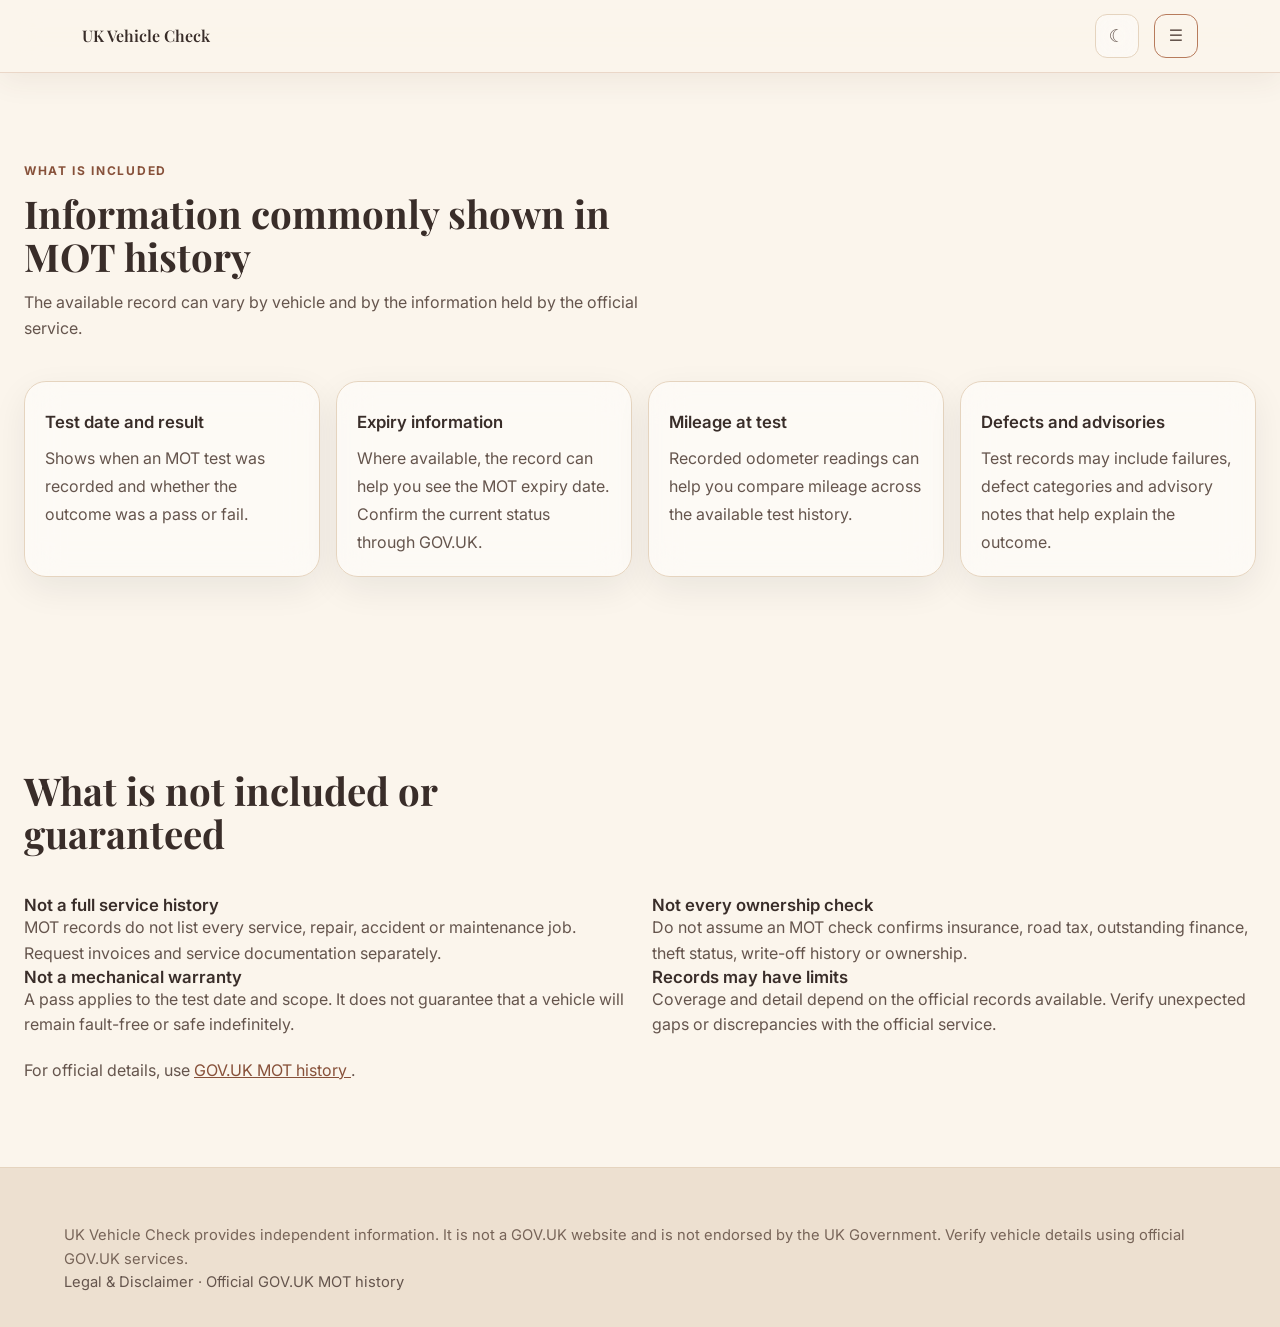
<file: what-is-included.html>
<!DOCTYPE html>
<html lang="en-GB">
 <head>
  <title>
   What Is Included | UK Vehicle Check
  </title>
  <meta charset="utf-8"/>
  <meta content="width=device-width, initial-scale=1, viewport-fit=cover" name="viewport"/>
  <meta content="index,follow,max-image-preview:large" name="robots"/>
  <meta content="#FBF5EC" id="themeColorMeta" name="theme-color"/>
  <meta content="website" property="og:type"/>
  <meta content="MOT Checker UK &ndash; Free MOT History Check | UK Vehicle Check" property="og:title"/>
  <meta content="Learn how to check MOT history, MOT status and expiry dates by registration. Understand mileage, failures, advisories, MOT rules and official GOV.UK checks." property="og:description"/>
  <meta content="summary" name="twitter:card"/>
  <meta content="MOT Checker UK &ndash; UK Vehicle Check" name="twitter:title"/>
  <meta content="Explore MOT history, MOT status, expiry dates, mileage and advisories by UK vehicle registration." name="twitter:description"/>
  <meta content="Free MOT check guide for UK registration numbers. Learn about MOT history, status, expiry dates, mileage, failures, advisories, retests and MOT rules, with official GOV.UK links." name="description"/>
  <link href="https://fonts.googleapis.com" rel="preconnect"/>
  <link crossorigin="" href="https://fonts.gstatic.com" rel="preconnect"/>
  <link href="https://fonts.googleapis.com/css2?family=Inter:wght@400;500;600;700&amp;family=Playfair+Display:wght@600;700&amp;display=swap" rel="stylesheet"/>
  <link href="styles.css" rel="stylesheet"/>
 </head>
 <body>
  <a class="skip" href="#main">
   Skip to main content
  </a>
  <header class="nav">
   <div class="wrap">
    <a class="logo" href="index.html">
     UK Vehicle Check
    </a>
    <nav aria-label="Main" class="menu" id="menu">
     <a class="l" href="index.html">
      Home
     </a>
     <a class="l" href="free-mot-check.html">
      Free MOT Check
     </a>
     <a class="l" href="mot-history.html">
      MOT History
     </a>
     <a class="l" href="mot-report.html">
      MOT Report
     </a>
     <a aria-current="page" class="l" href="what-is-included.html">
      What Is Included
     </a>
     <a class="l" href="faqs.html">
      FAQs
     </a>
     <a class="l" href="dvsa-data.html">
      DVSA Data
     </a>
     <a class="l" href="legal.html">
      Legal
     </a>
    </nav>
    <button aria-label="Switch to dark mode" aria-pressed="false" class="theme-toggle" id="themeToggle" type="button">
     <span aria-hidden="true" class="theme-icon">
      ☾
     </span>
     <span class="theme-label">
      Dark mode
     </span>
    </button>
    <button aria-controls="menu" aria-expanded="false" aria-label="Open menu" class="burger" id="burger">
     ☰
    </button>
   </div>
  </header>
  <main id="main">
   <section id="mot-check-details">
    <div class="wrap">
     <div class="sec-head">
      <h2>
       What Does an MOT Check Show?
      </h2>
      <p>
       An MOT check focuses on recorded MOT information. The exact details depend on the vehicle, the records available and the data source used. Use these sections to understand what to look for when reviewing an MOT record.
      </p>
     </div>
     <div class="hl">
      <div>
       <h3>
        MOT status and expiry
       </h3>
       <p>
        Check whether a vehicle has a recorded current MOT and when the certificate expires. Always confirm the latest status before driving or buying.
       </p>
      </div>
      <div>
       <h3>
        Past MOT test results
       </h3>
       <p>
        Review test dates and whether each recorded test passed or failed. A previous pass describes the test result at that time, not the vehicle&rsquo;s condition today.
       </p>
      </div>
      <div>
       <h3>
        Recorded mileage
       </h3>
       <p>
        Compare odometer readings in date order. A surprising change can warrant further checks, but MOT readings alone cannot prove mileage fraud.
       </p>
      </div>
      <div>
       <h3>
        Failures and advisories
       </h3>
       <p>
        Read recorded defects and advisories to understand issues identified during a test and items that may need attention.
       </p>
      </div>
      <div>
       <h3>
        Safety recalls
       </h3>
       <p>
        Some MOT history records may include a safety recall indication, depending on the manufacturer and the information available. Verify recall information with the appropriate official source.
       </p>
      </div>
      <div>
       <h3>
        Test centre information
       </h3>
       <p>
        Some test-location details may require additional information, such as the 11-digit number from the vehicle log book for eligible tests in Great Britain.
       </p>
      </div>
     </div>
     <div class="sec-head" style="margin-top:42px">
      <h2>
       What an MOT Check Does Not Tell You
      </h2>
      <p>
       An MOT history is not a complete vehicle history report and is not a guarantee that a vehicle is mechanically sound. It does not automatically provide finance status, insurance write-off history, stolen-vehicle checks, full service records or every vehicle specification. Only describe these as available if your service has a verified source for them.
      </p>
      <p style="margin-top:12px">
       An MOT test records the condition of testable items at the time of the test. Before buying a used vehicle, consider an independent mechanical inspection and verify the vehicle details against its documents.
      </p>
     </div>
     <div class="sec-head" style="margin-top:42px">
      <h2>
       Common MOT Failure Areas
      </h2>
      <p>
       Depending on the vehicle and test, recorded problems can involve tyres, lights, brakes, steering, suspension or emissions. If an MOT record lists a defect, read its exact description rather than relying on a general summary. Ask a qualified mechanic to assess safety concerns before driving or buying the vehicle.
      </p>
     </div>
     <div class="tw">
      <table>
       <thead>
        <tr>
         <th scope="col">
          Record item
         </th>
         <th scope="col">
          What it means
         </th>
         <th scope="col">
          What to do next
         </th>
        </tr>
       </thead>
       <tbody>
        <tr>
         <th scope="row">
          Pass
         </th>
         <td>
          The vehicle passed that MOT test.
         </td>
         <td>
          Check the current expiry date and remember condition can change after the test.
         </td>
        </tr>
        <tr>
         <th scope="row">
          Fail
         </th>
         <td>
          The vehicle did not pass that test.
         </td>
         <td>
          Read the recorded defects and check for a later retest or pass record.
         </td>
        </tr>
        <tr>
         <th scope="row">
          Advisory
         </th>
         <td>
          An item was noted for attention or monitoring.
         </td>
         <td>
          Ask whether it has been repaired and arrange an inspection if needed.
         </td>
        </tr>
        <tr>
         <th scope="row">
          Mileage reading
         </th>
         <td>
          The odometer value recorded at a test.
         </td>
         <td>
          Compare readings chronologically and investigate inconsistencies.
         </td>
        </tr>
       </tbody>
      </table>
     </div>
     <p class="after">
      For official records, use the
      <a href="https://www.gov.uk/check-mot-history" rel="noopener noreferrer">
       GOV.UK MOT history service
      </a>
      and the
      <a href="https://www.gov.uk/check-mot-status" rel="noopener noreferrer">
       GOV.UK MOT status service
      </a>
      .
     </p>
    </div>
    <div class="sec-head" style="margin-top:44px">
     <h2>
      Used-Car MOT Check: A Practical Checklist
     </h2>
     <p>
      MOT history is one part of a used-car review. Use the record to prepare questions, then verify the details with official records and an independent inspection.
     </p>
    </div>
    <div class="hl">
     <div>
      <span aria-hidden="true" class="ico">
       01
      </span>
      <h3>
       Compare mileage in date order
      </h3>
      <p>
       Look for a logical progression between tests. If a reading decreases or jumps unexpectedly, ask for an explanation and supporting service records.
      </p>
     </div>
     <div>
      <span aria-hidden="true" class="ico">
       02
      </span>
      <h3>
       Read the exact defects
      </h3>
      <p>
       Review failures and advisories individually. A short summary can miss the context of the tester&rsquo;s recorded wording.
      </p>
     </div>
     <div>
      <span aria-hidden="true" class="ico">
       03
      </span>
      <h3>
       Check the latest record
      </h3>
      <p>
       Look for a later retest or pass after a failure. Confirm the current MOT status and expiry date with GOV.UK before making a decision.
      </p>
     </div>
    </div>
    <p class="after">
     An MOT pass does not guarantee a vehicle&rsquo;s present condition, and MOT history does not replace checks for outstanding finance, insurance write-off status, theft or service history.
    </p>
   </section>
   <section class="alt" id="mot-rules-and-next-steps">
    <div class="wrap">
     <div class="sec-head">
      <h2>
       MOT Rules, Failures and Next Steps
      </h2>
      <p>
       Use this practical MOT guide to understand what to do when an MOT is due, a vehicle fails, or an MOT record is missing. Rules can differ for Northern Ireland and some vehicle classes, so verify the details with the official service.
      </p>
     </div>
     <div class="hl">
      <div>
       <h3>
        When is my MOT due?
       </h3>
       <p>
        Most cars, motorcycles and light vehicles need their first MOT by the third anniversary of first registration and then annually. Some vehicle types need an earlier first test. Check the official record for the vehicle&rsquo;s due date rather than estimating from its age.
       </p>
       <p style="margin-top:10px">
        <a href="https://www.gov.uk/getting-an-mot" rel="noopener noreferrer">
         Official guide: when to get an MOT
        </a>
       </p>
      </div>
      <div>
       <h3>
        What happens if a vehicle fails its MOT?
       </h3>
       <p>
        Read the exact defects on the refusal notice. A vehicle with dangerous defects must not be driven until the problems are fixed. Whether you can take a failed vehicle away depends on its existing MOT validity and whether dangerous defects were recorded.
       </p>
       <p style="margin-top:10px">
        <a href="https://www.gov.uk/getting-an-mot/after-the-test" rel="noopener noreferrer">
         Official guide: MOT test results
        </a>
       </p>
      </div>
      <div>
       <h3>
        Can I drive with an expired MOT?
       </h3>
       <p>
        Generally, you must not drive or park a vehicle on the road without a valid MOT when one is required. Exceptions include travelling to a pre-arranged MOT appointment or to have defects repaired, but the vehicle must still be roadworthy. Check the official rules before travelling.
       </p>
       <p style="margin-top:10px">
        <a href="https://www.gov.uk/getting-an-mot" rel="noopener noreferrer">
         Official guidance on expired MOTs
        </a>
       </p>
      </div>
      <div>
       <h3>
        MOT exemptions and first MOT date
       </h3>
       <p>
        Some vehicles may be exempt from MOT testing, including certain historic vehicles, but exemptions have conditions and can depend on vehicle modifications. Do not assume a vehicle is exempt just because it is old; verify eligibility with official guidance.
       </p>
       <p style="margin-top:10px">
        <a href="https://www.gov.uk/historic-vehicles" rel="noopener noreferrer">
         Official historic vehicle guidance
        </a>
       </p>
      </div>
      <div>
       <h3>
        MOT retest after repairs
       </h3>
       <p>
        Retest arrangements and fees depend on where repairs are carried out and how soon the vehicle is returned. Keep the test paperwork, repair invoices and any retest result together, then check the latest MOT record for an updated result.
       </p>
       <p style="margin-top:10px">
        <a href="https://www.gov.uk/getting-an-mot/retests" rel="noopener noreferrer">
         Official guide: MOT retests
        </a>
       </p>
      </div>
      <div>
       <h3>
        Other checks before buying a car
       </h3>
       <p>
        An MOT history does not automatically confirm vehicle tax, outstanding finance, insurance write-off status or stolen status. These require separate checks and data sources. UK Vehicle Check does not claim to provide those results unless a relevant service is implemented.
       </p>
       <p style="margin-top:10px">
        <a href="https://www.gov.uk/check-vehicle-tax" rel="noopener noreferrer">
         Check vehicle tax
        </a>
        &middot;
        <a href="https://www.gov.uk/check-vehicle-recall" rel="noopener noreferrer">
         Check vehicle recalls
        </a>
        &middot;
        <a href="https://www.gov.uk/find-mot-test-centre" rel="noopener noreferrer">
         Find an MOT test centre
        </a>
       </p>
      </div>
     </div>
     <div class="sec-head" style="margin-top:42px">
      <h2>
       MOT Defect Categories Explained
      </h2>
      <p>
       Understanding the wording of an MOT result helps you decide what to ask a seller or mechanic. The official record and test paperwork take priority over any simplified summary.
      </p>
     </div>
     <div class="tw">
      <table>
       <thead>
        <tr>
         <th scope="col">
          Term
         </th>
         <th scope="col">
          Plain-English meaning
         </th>
         <th scope="col">
          What to do
         </th>
        </tr>
       </thead>
       <tbody>
        <tr>
         <th scope="row">
          Pass
         </th>
         <td>
          The vehicle passed that test; minor defects or advisories may still be recorded.
         </td>
         <td>
          Check the current expiry date and review advisories.
         </td>
        </tr>
        <tr>
         <th scope="row">
          Minor defect
         </th>
         <td>
          A defect that does not cause the test to fail, but should be monitored or addressed.
         </td>
         <td>
          Read the tester&rsquo;s exact wording and plan any maintenance.
         </td>
        </tr>
        <tr>
         <th scope="row">
          Major defect
         </th>
         <td>
          A more serious problem that results in an MOT failure.
         </td>
         <td>
          Arrange repairs and follow the test centre&rsquo;s advice about whether the vehicle can be driven.
         </td>
        </tr>
        <tr>
         <th scope="row">
          Dangerous defect
         </th>
         <td>
          A defect presenting a direct and immediate risk to road safety or a serious environmental risk.
         </td>
         <td>
          Do not drive until the issue is repaired; follow official guidance.
         </td>
        </tr>
        <tr>
         <th scope="row">
          Advisory
         </th>
         <td>
          An item noted for attention or monitoring that did not itself cause a fail.
         </td>
         <td>
          Ask whether it has since been repaired and consider an inspection.
         </td>
        </tr>
       </tbody>
      </table>
     </div>
     <p class="after">
      For current official rules, consult
      <a href="https://www.gov.uk/getting-an-mot/after-the-test" rel="noopener noreferrer">
       GOV.UK MOT test results
      </a>
      and the
      <a href="https://www.gov.uk/guidance/mot-inspection-manual-for-private-passenger-and-light-commercial-vehicles/introduction" rel="noopener noreferrer">
       MOT inspection manual
      </a>
      .
     </p>
    </div>
   </section>
   <section class="alt" id="service-standards">
    <div class="wrap">
     <div class="sec-head">
      <h2>
       Clear, Responsible MOT Information
      </h2>
      <p>
       UK Vehicle Check is intended to help people understand MOT information in plain English. We do not represent the government, and this page does not claim to return live MOT records until a data connection is configured.
      </p>
     </div>
     <div class="hl">
      <div>
       <h3>
        Official verification
       </h3>
       <p>
        Use GOV.UK to confirm the official MOT status and history rather than relying on an unverified summary.
       </p>
      </div>
      <div>
       <h3>
        No invented results
       </h3>
       <p>
        Unavailable data should be clearly labelled. Example reports must remain visibly marked as demonstrations, not real vehicle records.
       </p>
      </div>
      <div>
       <h3>
        Privacy by design
       </h3>
       <p>
        Before launch, explain what information is collected, how the lookup works, how long data is retained and how users can contact the site owner.
       </p>
      </div>
     </div>
    </div>
   </section>
   <section class="editorial">
    <div class="wrap">
     <div class="sec-head">
      <span class="eyebrow">
       UK VEHICLE CHECK GUIDE
      </span>
      <h2>
       What information can an MOT check include?
      </h2>
      <p>
       Depending on the official record and the service used, an MOT history check may show test dates, pass or fail outcomes, expiry information, mileage readings, and recorded failure items or advisories.
      </p>
     </div>
     <div class="glass-grid">
      <article class="glass-card">
       <span class="glass-number">
        01
       </span>
       <h3>
        What to review
       </h3>
       <p>
        Not every field is available for every vehicle or test. Older records, newly registered vehicles, imported vehicles and registration changes can affect what appears. Treat missing information as unknown, not as proof that an issue never occurred.
       </p>
      </article>
      <article class="glass-card">
       <span class="glass-number">
        02
       </span>
       <h3>
        Know the limits
       </h3>
       <p>
        An MOT check does not by itself confirm ownership, write-off status, theft status, finance, full service history or all accident repairs. Use the appropriate official checks for those questions.
       </p>
      </article>
      <article class="glass-card">
       <span class="glass-number">
        03
       </span>
       <h3>
        Next step
       </h3>
       <p>
        For official records, visit
        <a href="https://www.gov.uk/check-mot-history" rel="noopener noreferrer" target="_blank">
         GOV.UK MOT history
        </a>
        . Keep a copy of relevant records and ask the seller to explain anything that does not match the vehicle or its paperwork.
       </p>
      </article>
     </div>
     <p class="editorial-note">
      Guidance only. Always verify important details using official sources.
     </p>
    </div>
   </section>
   <section class="page-guide-extra editorial">
    <div class="wrap">
     <div class="sec-head">
      <span class="eyebrow">
       UK VEHICLE CHECK &bull; PRACTICAL GUIDE
      </span>
      <h1>
       What is included in an MOT history check?
      </h1>
      <p>
       The information available depends on the vehicle and the records held by the official service. This guide describes common MOT-history fields; it does not claim that this demo website currently retrieves them live.
      </p>
     </div>
     <div class="glass-grid">
      <article class="glass-card">
       <span class="glass-number">
        01
       </span>
       <h3>
        Test result and date
       </h3>
       <p>
        The record may show when the test took place and whether the vehicle passed or failed.
       </p>
      </article>
      <article class="glass-card">
       <span class="glass-number">
        02
       </span>
       <h3>
        Expiry date
       </h3>
       <p>
        Where available, the record shows when the current MOT certificate expires. Check the official record for the latest status.
       </p>
      </article>
      <article class="glass-card">
       <span class="glass-number">
        03
       </span>
       <h3>
        Recorded mileage
       </h3>
       <p>
        The odometer reading noted at each test can help you review the vehicle&rsquo;s recorded mileage pattern over time.
       </p>
      </article>
      <article class="glass-card">
       <span class="glass-number">
        04
       </span>
       <h3>
        Failures and advisories
       </h3>
       <p>
        The history can list failure reasons and minor problems or advisories noted by the tester. Their presence should be interpreted in the context of the date of the test.
       </p>
      </article>
      <article class="glass-card">
       <span class="glass-number">
        05
       </span>
       <h3>
        Vehicle and test details
       </h3>
       <p>
        Depending on vehicle type and record availability, information may include the test number and basic vehicle details. Some details, such as test location, may require information from the V5C log book.
       </p>
      </article>
      <article class="glass-card">
       <span class="glass-number">
        06
       </span>
       <h3>
        What is not included
       </h3>
       <p>
        MOT history alone does not confirm road tax, insurance, outstanding finance, theft status, write-off history, service history or a full condition assessment.
       </p>
      </article>
     </div>
     <div class="guide-checklist glass-card">
      <h2>
       MOT terminology at a glance
      </h2>
      <ul>
       <li>
        Pass: the vehicle met the test requirements at that test.
       </li>
       <li>
        Fail: one or more defects meant it did not pass.
       </li>
       <li>
        Advisory: an item was noted for attention or monitoring.
       </li>
       <li>
        Mileage reading: the odometer value recorded at the test.
       </li>
      </ul>
      <p class="editorial-note">
       For vehicle-specific information, verify the record with
       <a href="https://www.gov.uk/check-mot-history" rel="noopener noreferrer" target="_blank">
        the official GOV.UK MOT history service
       </a>
       .
      </p>
     </div>
    </div>
   </section>
  </main>
  <section class="editorial">
   <div class="wrap">
    <div class="sec-head">
     <span class="eyebrow">
      WHAT IS INCLUDED
     </span>
     <h2>
      Information commonly shown in MOT history
     </h2>
     <p>
      The available record can vary by vehicle and by the information held by the official service.
     </p>
    </div>
    <div class="cards-grid">
     <article class="glass-card">
      <h3>
       Test date and result
      </h3>
      <p>
       Shows when an MOT test was recorded and whether the outcome was a pass or fail.
      </p>
     </article>
     <article class="glass-card">
      <h3>
       Expiry information
      </h3>
      <p>
       Where available, the record can help you see the MOT expiry date. Confirm the current status through GOV.UK.
      </p>
     </article>
     <article class="glass-card">
      <h3>
       Mileage at test
      </h3>
      <p>
       Recorded odometer readings can help you compare mileage across the available test history.
      </p>
     </article>
     <article class="glass-card">
      <h3>
       Defects and advisories
      </h3>
      <p>
       Test records may include failures, defect categories and advisory notes that help explain the outcome.
      </p>
     </article>
    </div>
   </div>
  </section>
  <section class="editorial">
   <div class="wrap">
    <div class="sec-head">
     <h2>
      What is not included or guaranteed
     </h2>
    </div>
    <div class="content-columns">
     <div>
      <h3>
       Not a full service history
      </h3>
      <p>
       MOT records do not list every service, repair, accident or maintenance job. Request invoices and service documentation separately.
      </p>
      <h3>
       Not a mechanical warranty
      </h3>
      <p>
       A pass applies to the test date and scope. It does not guarantee that a vehicle will remain fault-free or safe indefinitely.
      </p>
     </div>
     <div>
      <h3>
       Not every ownership check
      </h3>
      <p>
       Do not assume an MOT check confirms insurance, road tax, outstanding finance, theft status, write-off history or ownership.
      </p>
      <h3>
       Records may have limits
      </h3>
      <p>
       Coverage and detail depend on the official records available. Verify unexpected gaps or discrepancies with the official service.
      </p>
     </div>
    </div>
    <p>
     For official details, use
     <a href="https://www.gov.uk/check-mot-history" rel="noopener noreferrer" target="_blank">
      GOV.UK MOT history
     </a>
     .
    </p>
   </div>
  </section>
  <footer class="site-footer">
   <div class="wrap">
    <p>
     UK Vehicle Check provides independent information. It is not a GOV.UK website and is not endorsed by the UK Government. Verify vehicle details using official GOV.UK services.
    </p>
    <p>
     <a href="legal.html">
      Legal &amp; Disclaimer
     </a>
     &middot;
     <a href="https://www.gov.uk/check-mot-history" rel="noopener noreferrer" target="_blank">
      Official GOV.UK MOT history
     </a>
    </p>
   </div>
  </footer>
  <script defer="True" src="app.js">
  </script>
 </body>
</html>
</file>
<file: styles.css>
/* Extracted from UK Vehicle Check design. */

:root{
--bg:#07090D;--bg2:#0C1118;--panel:#111823;--line:#243040;
--gold:#E2BC62;--gold2:#B8892B;--goldgrad:linear-gradient(180deg,#F3D98B,#C9972F);
--h:#FFFFFF;--body:#B4BCC9;--muted:#8A94A6;
--paper:#F5F7FB;--ink:#101828;--ink2:#475467;--pline:#E4E7EC;
--pass:#15803D;--fail:#DC2626;--warn:#D97706;--info:#475569;--blue:#2563EB;
--max:1160px;color-scheme:dark;
box-sizing:border-box;padding-top:env(safe-area-inset-top,0px);padding-bottom:env(safe-area-inset-bottom,0px)}
*,*::before,*::after{box-sizing:inherit}
html{scroll-behavior:smooth;scroll-padding-top:calc(84px + env(safe-area-inset-top,0px));background:var(--bg)}
body{margin:0;font:400 16px/1.6 Inter,system-ui,sans-serif;color:var(--body);background:var(--bg)}
body::before{content:"";position:fixed;inset:0 0 auto;height:env(safe-area-inset-top,0px);background:var(--bg);z-index:60}
h1,h2,h3{color:var(--h);margin:0;line-height:1.12}
h1,h2{font-family:'Playfair Display',Georgia,serif;font-weight:700}
h1{font-size:clamp(2.2rem,5.2vw,3.7rem)}h2{font-size:clamp(1.7rem,3.2vw,2.4rem)}h3{font:600 1.05rem Inter,sans-serif}
p{margin:0}a{color:var(--gold)}
.wrap{max-width:var(--max);margin:0 auto;padding:0 24px}
section{padding:84px 0}.alt{background:var(--bg2)}
.sec-head{max-width:620px;margin-bottom:40px}.sec-head p{margin-top:12px}
:focus-visible{outline:3px solid var(--gold);outline-offset:3px;border-radius:8px}
.skip{position:absolute;left:-999px;top:8px;background:var(--gold);color:#111;padding:8px 14px;border-radius:8px;z-index:100}.skip:focus{left:8px}
/* nav */
.nav{position:sticky;top:0;z-index:50;background:rgba(7,9,13,.92);border-bottom:1px solid var(--line);backdrop-filter:blur(10px)}
.nav .wrap{display:flex;align-items:center;justify-content:space-between;height:76px;gap:16px}
.logo{display:flex;align-items:center;gap:12px;color:#fff;text-decoration:none;font:600 1.3rem 'Playfair Display',serif}
.logo svg{width:34px;height:38px}
.menu{display:flex;align-items:center;gap:4px}
.menu a.l{padding:9px 14px;color:var(--body);text-decoration:none;font-weight:500;font-size:.95rem;border-bottom:2px solid transparent;transition:color .15s,border-color .15s}
.menu a.l:hover,.menu a.l[aria-current=true]{color:var(--gold);border-color:var(--gold)}
.btn{display:inline-flex;align-items:center;justify-content:center;gap:10px;min-height:48px;padding:0 24px;border-radius:999px;border:0;background:var(--goldgrad);color:#1a1204;font:700 1rem Inter,sans-serif;text-decoration:none;cursor:pointer;transition:filter .15s,transform .15s;box-shadow:0 8px 24px rgba(201,151,47,.28)}
.btn:hover{filter:brightness(1.08)}.btn:active{transform:translateY(1px)}.btn[disabled]{opacity:.7;cursor:not-allowed}
.btn.sm{min-height:42px;padding:0 20px;font-size:.92rem;margin-left:8px}
.burger{display:none;min-width:44px;min-height:44px;border:1px solid var(--line);border-radius:12px;background:transparent;color:var(--gold);cursor:pointer}
/* hero */
.hero{padding:64px 0 72px;background:radial-gradient(900px 500px at 78% 30%,rgba(226,188,98,.12),transparent 60%),var(--bg)}
.hero .grid{display:grid;grid-template-columns:1.05fr .95fr;gap:48px;align-items:center}
.pill{display:inline-flex;align-items:center;gap:8px;border:1px solid var(--gold2);color:var(--gold);border-radius:999px;padding:6px 16px;font-size:.88rem;margin-bottom:22px}
.hero .lead{margin-top:18px;font-size:1.1rem;max-width:520px}
.check{margin-top:30px;max-width:560px;padding:22px;border:1px solid var(--gold2);border-radius:24px;background:linear-gradient(180deg,rgba(255,255,255,.07),rgba(255,255,255,.02));box-shadow:0 30px 70px rgba(0,0,0,.55)}
.check label{display:block;font-weight:600;color:var(--h);margin-bottom:12px}
.plate{display:flex;align-items:stretch;border:2px solid #3b4658;border-radius:14px;overflow:hidden;background:#0A0E14;transition:border-color .15s,box-shadow .15s}
.plate:focus-within{border-color:var(--gold);box-shadow:0 0 0 4px rgba(226,188,98,.25)}
.plate.bad{border-color:var(--fail);box-shadow:0 0 0 4px rgba(220,38,38,.25)}
.gb{width:54px;background:#1D4ED8;color:#fff;font:700 .8rem/1 Inter;display:flex;flex-direction:column;align-items:center;justify-content:center;gap:6px}
.gb i{width:20px;height:20px;border:2px dotted #FFD520;border-radius:50%}
.plate input{flex:1;min-width:0;border:0;background:transparent;font:700 clamp(1.5rem,4.5vw,2.1rem)/1 Inter,sans-serif;text-transform:uppercase;letter-spacing:.08em;color:var(--gold);padding:18px 16px;outline:0}
.plate input::placeholder{color:#8f7a42;opacity:.75}
.chips{display:flex;flex-wrap:wrap;gap:8px 18px;margin:16px 4px;font-size:.88rem;color:var(--body)}
.chips span{display:flex;align-items:center;gap:7px}.chips svg{color:var(--gold)}
.check .btn{width:100%;min-height:60px;font-size:1.1rem}
.spin{width:18px;height:18px;border:3px solid rgba(26,18,4,.35);border-top-color:#1a1204;border-radius:50%;animation:sp .7s linear infinite;display:none}
.loading .spin{display:block}@keyframes sp{to{transform:rotate(360deg)}}
.help{margin:12px 4px 0;font-size:.85rem;color:var(--muted)}
.msg{margin-top:10px;font-size:.92rem}
.msg.err{color:#FCA5A5;background:rgba(220,38,38,.12);border:1px solid rgba(220,38,38,.4);padding:10px 14px;border-radius:12px}
.msg.ok{color:var(--body)}
/* stage */
.stage{position:relative;padding-top:30px}
.car{display:block;position:absolute;left:-12%;top:28px;width:88%;height:auto;aspect-ratio:602/350;object-fit:cover;opacity:.98;z-index:0;border-radius:20px;box-shadow:0 18px 42px rgba(0,0,0,.32)}
.rep{position:relative;z-index:1;margin-left:18%;background:var(--paper);color:var(--ink2);border-radius:22px;padding:20px;box-shadow:0 30px 70px rgba(0,0,0,.6);transform:rotate(1.5deg)}
.tag{display:inline-block;font-size:.75rem;font-weight:600;background:#FEF3C7;color:#92400E;padding:3px 10px;border-radius:99px}
.rep .top{display:flex;justify-content:space-between;align-items:center;gap:8px;margin-bottom:12px}
.rep h3{color:var(--ink)}.rep b{color:var(--ink)}
.badge{display:inline-flex;align-items:center;gap:6px;font-weight:700;font-size:.85rem;padding:5px 12px;border-radius:99px}
.badge.pass{background:#DCFCE7;color:var(--pass)}.badge.fail{background:#FEE2E2;color:var(--fail)}.badge.warn{background:#FEF3C7;color:#92400E}
.status{display:flex;justify-content:space-between;align-items:center;gap:12px;background:#DCFCE7;border-radius:14px;padding:14px 16px;margin:12px 0}
.status small{display:block;color:var(--ink2);font-size:.8rem}.status strong{color:var(--pass);font-size:1.2rem}
.kv{display:grid;grid-template-columns:1fr 1fr;gap:12px;margin:12px 0}.kv small{display:block;color:#667085;font-size:.8rem}
.rep .note{margin:0;font-size:.82rem;color:#667085}
/* value strip */
.strip{border-top:1px solid var(--line);border-bottom:1px solid var(--line);background:var(--bg2);padding:28px 0}
.strip .wrap{display:grid;grid-template-columns:repeat(4,1fr);gap:24px}
.strip .it{display:flex;gap:14px;align-items:center}
.ico{flex:none;width:48px;height:48px;border:1.5px solid var(--gold2);border-radius:50%;display:grid;place-items:center;color:var(--gold)}
.strip h3{font-size:.98rem}.strip p{font-size:.85rem;color:var(--muted)}
/* highlights */
.hl{display:grid;grid-template-columns:repeat(3,1fr);gap:20px}
.hl>div{padding:26px;background:var(--panel);border:1px solid var(--line);border-radius:18px;transition:border-color .2s}
.hl>div:hover{border-color:var(--gold2)}
.hl .ico{margin-bottom:14px;border-radius:14px}.hl p{margin-top:6px;font-size:.95rem}
/* steps */
.steps{display:grid;grid-template-columns:repeat(3,1fr);gap:24px;counter-reset:s}
.step{position:relative;padding-top:22px;border-top:2px solid var(--line)}
.step::before{counter-increment:s;content:counter(s);position:absolute;top:-18px;left:0;width:34px;height:34px;border-radius:50%;background:var(--goldgrad);color:#1a1204;font-weight:700;display:grid;place-items:center}
.step h3{margin-top:12px}.step p{margin-top:6px;font-size:.95rem}
/* report preview */
.report{display:grid;grid-template-columns:1fr 1.3fr;gap:24px}
.card{background:var(--paper);border-radius:20px;padding:26px;color:var(--ink2)}
.card h3{color:var(--ink)}.big{font:700 1.9rem Inter;color:var(--ink)}
.tl{list-style:none;margin:16px 0 0;padding:0 0 0 22px;border-left:2px solid var(--pline)}
.tl li{position:relative;padding:0 0 22px 14px}.tl li:last-child{padding-bottom:0}
.tl li::before{content:"";position:absolute;left:-30px;top:5px;width:14px;height:14px;border-radius:50%;background:#fff;border:3px solid var(--pass)}
.tl li.f::before{border-color:var(--fail)}
.tl .d{font-weight:600;color:var(--ink)}.tl .m{font-size:.9rem;color:#667085}
.adv{margin-top:8px;font-size:.88rem;display:flex;gap:8px;align-items:flex-start}
.chart{width:100%;height:auto;margin-top:8px}
.card .note{font-size:.85rem;color:#667085;margin-top:14px}
/* table */
.tw{overflow-x:auto;border:1px solid var(--line);border-radius:18px;background:var(--panel)}
table{border-collapse:collapse;width:100%;min-width:560px}
th,td{text-align:left;padding:15px 20px;border-bottom:1px solid var(--line);font-size:.95rem}
thead th{color:var(--gold);font-weight:600}tbody th{color:var(--h);font-weight:500}tr:last-child>*{border-bottom:0}
.y{color:#4ADE80;font-weight:600}.n{color:#CBD5E1;font-weight:600}
.after{margin-top:14px;font-size:.88rem;color:var(--muted)}
/* faq */
.faq{max-width:780px}
details{border-bottom:1px solid var(--line)}
summary{list-style:none;cursor:pointer;display:flex;justify-content:space-between;align-items:center;gap:16px;padding:20px 4px;font-weight:600;color:var(--h);font-size:1.05rem;min-height:48px}
summary::-webkit-details-marker{display:none}
summary svg{flex:none;color:var(--gold);transition:transform .2s}details[open] summary svg{transform:rotate(180deg)}
details .a{padding:0 4px 20px;max-width:680px}details[open] .a{animation:fd .2s ease}@keyframes fd{from{opacity:0}to{opacity:1}}
/* cta */
.cta{text-align:center;padding:84px 0;background:radial-gradient(700px 300px at 50% 0,rgba(226,188,98,.14),transparent 70%),#0A0F17;border-top:1px solid var(--line)}
.cta p{margin:14px auto 28px;max-width:520px}
/* footer */
footer{background:#05070A;border-top:1px solid var(--line);padding:56px 0 32px;font-size:.92rem;color:var(--muted)}
.fg{display:grid;grid-template-columns:1.4fr 1fr 1fr 1fr;gap:32px}
footer h3{font-size:.95rem;margin-bottom:12px}footer ul{list-style:none;margin:0;padding:0;display:grid;gap:8px}
footer a{color:var(--body);text-decoration:none}footer a:hover{color:var(--gold);text-decoration:underline}
.legal{margin-top:36px;padding-top:20px;border-top:1px solid var(--line);font-size:.85rem}
@media(max-width:960px){
.hero .grid,.report{grid-template-columns:1fr}.hero{padding:36px 0 56px}
.stage{padding-top:0}.car{display:block;position:relative;left:auto;top:auto;width:100%;height:auto;aspect-ratio:602/350;object-fit:cover;margin:0 0 -8px;opacity:1;border-radius:18px;box-shadow:0 12px 32px rgba(0,0,0,.24)}.rep{margin-left:0;transform:none}
.strip .wrap,.hl{grid-template-columns:1fr 1fr}.steps{grid-template-columns:1fr}.fg{grid-template-columns:1fr 1fr}
.burger{display:inline-grid;place-items:center}
.menu{display:none;position:absolute;top:76px;left:0;right:0;background:var(--bg);border-bottom:1px solid var(--line);flex-direction:column;align-items:stretch;padding:12px 24px 22px}
.menu.open{display:flex}.menu a.l{padding:14px 8px;border:0}.btn.sm{margin:8px 0 0}
section{padding:60px 0}}
@media(max-width:560px){.strip .wrap,.hl,.fg{grid-template-columns:1fr}.wrap{padding:0 18px}.check{padding:16px}.gb{width:46px}}
@media(prefers-reduced-motion:reduce){*{animation:none!important;transition:none!important;scroll-behavior:auto!important}}

/* Warm, accessible light theme is the default. Theme changes apply site-wide. */
:root{
 --bg:#FBF5EC;--bg2:#F3E8D9;--panel:#FFF9F1;--line:#E5D4BF;
 --gold:#81533D;--gold2:#B77B5C;--goldgrad:linear-gradient(135deg,#E9B99A,#D7A68B);
 --h:#392D29;--body:#65554D;--muted:#88766B;
 --paper:#FFFDF8;--ink:#392D29;--ink2:#65554D;--pline:#E9DCCB;
 --pass:#24734B;--fail:#B93838;--warn:#9B5B13;--info:#65554D;--blue:#2563EB;
 color-scheme:light;
}
html{background:var(--bg)}
body{background:var(--bg);color:var(--body)}
body::before{background:var(--bg)}
h1,h2,h3{color:var(--h)}
a{color:#87513A}
.nav{background:rgba(251,245,236,.94);border-color:var(--line)}
.logo{color:var(--h)}
.menu a.l{color:var(--body)}
.menu a.l:hover,.menu a.l[aria-current=true]{color:#87513A;border-color:var(--gold2)}
.burger{color:#87513A}
.hero{background:radial-gradient(900px 500px at 78% 30%,rgba(215,166,139,.23),transparent 60%),var(--bg)}
.pill{border-color:#C89B7E;color:#87513A;background:rgba(255,255,255,.28)}
.check{background:linear-gradient(180deg,rgba(255,255,255,.76),rgba(255,249,241,.92));border-color:#D5B49C;box-shadow:0 22px 55px rgba(99,66,45,.12)}
.check label{color:var(--h)}
.plate{background:#FFFDF8;border-color:#D8C5B2}
.plate input{color:#49372E}
.plate input::placeholder{color:#A58A78}
.plate:focus-within{border-color:#B77B5C;box-shadow:0 0 0 4px rgba(183,123,92,.18)}
.gb{background:#4C5B48}
.chips{color:var(--body)}
.chips svg{color:#8D654C}
.msg.err{color:#9E2F2F;background:#FFF0EC;border-color:#E7B7AA}
.msg.ok{color:var(--body)}
.strip{background:#F2E5D6;border-color:var(--line)}
.ico{border-color:#C89B7E;color:#87513A}
.hl>div{background:var(--panel);border-color:var(--line)}
.hl>div:hover{border-color:#C89B7E}
.step{border-color:var(--line)}
.tw{background:var(--panel);border-color:var(--line)}
th,td{border-color:var(--line)}
thead th{color:#87513A}tbody th{color:var(--h)}
.y{color:#24734B}.n{color:#65554D}
.faq details{border-color:var(--line)}
summary{color:var(--h)}summary svg{color:#87513A}
.cta{background:radial-gradient(700px 300px at 50% 0,rgba(215,166,139,.24),transparent 70%),#F3E8D9;border-color:var(--line)}
footer{background:#EDE0D0;border-color:var(--line);color:#776458}
footer a{color:#65554D}footer a:hover{color:#87513A}
.legal{border-color:var(--line)}
.theme-toggle{display:inline-flex;align-items:center;justify-content:center;gap:8px;min-height:42px;padding:0 13px;border:1px solid #D7C2AE;border-radius:999px;background:#FFF9F1;color:#624638;font:600 .9rem Inter,system-ui,sans-serif;cursor:pointer;white-space:nowrap;transition:background .2s,border-color .2s,transform .2s}
.theme-toggle:hover{background:#F4E6D8;border-color:#B77B5C}
.theme-icon{font-size:1.1rem;line-height:1}
/* Dark theme: toggled by the menu button and saved for the next visit. */
html[data-theme="dark"]{color-scheme:dark;--bg:#101417;--bg2:#171E20;--panel:#1D2627;--line:#354143;--gold:#E7C18A;--gold2:#B98A59;--goldgrad:linear-gradient(135deg,#F0D4A6,#B98A59);--h:#F7EEE3;--body:#C9C1B7;--muted:#A59A8D;--paper:#F5F0E8;--ink:#292522;--ink2:#5F554C;--pline:#E1D7C9;--pass:#24734B;--fail:#B93838;--warn:#9B5B13;--info:#65554D}
html[data-theme="dark"] body,html[data-theme="dark"] html{background:var(--bg);color:var(--body)}
html[data-theme="dark"] body::before{background:var(--bg)}
html[data-theme="dark"] .nav{background:rgba(16,20,23,.94)}
html[data-theme="dark"] .logo{color:#F7EEE3}
html[data-theme="dark"] .menu a.l{color:var(--body)}
html[data-theme="dark"] .menu a.l:hover,html[data-theme="dark"] .menu a.l[aria-current=true]{color:var(--gold);border-color:var(--gold)}
html[data-theme="dark"] .burger{color:var(--gold)}
html[data-theme="dark"] .hero{background:radial-gradient(900px 500px at 78% 30%,rgba(231,193,138,.12),transparent 60%),var(--bg)}
html[data-theme="dark"] .pill{border-color:var(--gold2);color:var(--gold);background:transparent}
html[data-theme="dark"] .check{background:linear-gradient(180deg,rgba(255,255,255,.07),rgba(255,255,255,.02));border-color:var(--gold2);box-shadow:0 30px 70px rgba(0,0,0,.4)}
html[data-theme="dark"] .check label{color:var(--h)}
html[data-theme="dark"] .plate{background:#0A0E14;border-color:#3B4658}
html[data-theme="dark"] .plate input{color:var(--gold)}
html[data-theme="dark"] .plate input::placeholder{color:#8F7A42}
html[data-theme="dark"] .plate:focus-within{border-color:var(--gold);box-shadow:0 0 0 4px rgba(226,188,98,.25)}
html[data-theme="dark"] .gb{background:#1D4ED8}
html[data-theme="dark"] .chips svg{color:var(--gold)}
html[data-theme="dark"] .msg.err{color:#FCA5A5;background:rgba(220,38,38,.12);border-color:rgba(220,38,38,.4)}
html[data-theme="dark"] .strip{background:var(--bg2);border-color:var(--line)}
html[data-theme="dark"] .ico{border-color:var(--gold2);color:var(--gold)}
html[data-theme="dark"] .hl>div{background:var(--panel);border-color:var(--line)}
html[data-theme="dark"] .hl>div:hover{border-color:var(--gold2)}
html[data-theme="dark"] thead th{color:var(--gold)}
html[data-theme="dark"] tbody th{color:var(--h)}
html[data-theme="dark"] .n{color:#CBD5E1}
html[data-theme="dark"] summary{color:var(--h)}
html[data-theme="dark"] summary svg{color:var(--gold)}
html[data-theme="dark"] .cta{background:radial-gradient(700px 300px at 50% 0,rgba(231,193,138,.12),transparent 70%),#11191C;border-color:var(--line)}
html[data-theme="dark"] footer{background:#0B0F11;border-color:var(--line);color:var(--muted)}
html[data-theme="dark"] footer a{color:var(--body)}
html[data-theme="dark"] footer a:hover{color:var(--gold)}
html[data-theme="dark"] .theme-toggle{background:#1D2627;color:#F7EEE3;border-color:#455254}
html[data-theme="dark"] .theme-toggle:hover{background:#273334;border-color:var(--gold2)}
@media(max-width:960px){
 .menu{background:var(--bg);border-color:var(--line)}
 .theme-toggle{align-self:flex-start;margin-top:8px}
}
@media(max-width:560px){
 .nav .wrap{height:68px;gap:10px}.logo{font-size:1.08rem;gap:8px}.logo svg{width:29px;height:33px}
 .menu{top:68px;padding:12px 18px 20px;max-height:calc(100dvh - 68px);overflow-y:auto}
 section{padding:48px 0}.hero{padding:30px 0 44px}.hero .lead{font-size:1rem}
 .plate input{padding:16px 12px;letter-spacing:.045em}.check .btn{min-height:54px}
 .rep{padding:16px}.rep .top{align-items:flex-start;flex-wrap:wrap}.kv{gap:8px}
 .card{padding:20px}.wrap{padding-left:16px;padding-right:16px}
 th,td{padding:12px 14px}
}
@media(hover:none){.btn:hover,.theme-toggle:hover{filter:none}}



/* Page-style navigation: show Home first, then one content page at a time. */
html.js-enabled main > section:not(#top),
html.js-enabled main > .strip { display:none; }
html.js-enabled main > section.page-view-active,
html.js-enabled main > .strip.page-view-active { display:block !important; }
html.js-enabled main > section.page-view-active { animation:pageIn .22s ease-out; }
@keyframes pageIn { from { opacity:.25; transform:translateY(5px); } to { opacity:1; transform:translateY(0); } }
.menu a.l[aria-current="page"] { color:#87513A; border-color:var(--gold2); }
html[data-theme="dark"] .menu a.l[aria-current="page"] { color:var(--gold); border-color:var(--gold); }
@media(prefers-reduced-motion:reduce){main > section.page-view-active{animation:none}}


/* Optional, consent-based browser push notification controls */
.notify-card{margin-top:18px;padding:18px 20px;border:1px solid var(--gold2);border-radius:18px;background:linear-gradient(135deg,rgba(248,226,203,.78),rgba(255,248,237,.95));box-shadow:0 12px 30px rgba(91,58,39,.08);color:var(--ink)}
.notify-card h3{margin:0 0 6px;font-size:1.06rem;color:var(--ink)}
.notify-card p{margin:0 0 12px;color:var(--muted);font-size:.94rem;line-height:1.55}
.notify-actions{display:flex;flex-wrap:wrap;align-items:center;gap:10px}
.notify-btn{border:0;border-radius:999px;padding:11px 17px;font:inherit;font-weight:750;cursor:pointer;background:#8f563d;color:#fff;box-shadow:0 6px 16px rgba(143,86,61,.18)}
.notify-btn:hover{filter:brightness(1.06)}
.notify-btn:focus-visible{outline:3px solid var(--gold);outline-offset:3px}
.notify-status{font-size:.88rem;color:var(--muted);min-height:1.3em}
.notify-nav-btn{border:1px solid var(--gold2);border-radius:999px;background:transparent;color:var(--ink);padding:9px 12px;font:inherit;font-weight:700;cursor:pointer}
html[data-theme="dark"] .notify-card{background:linear-gradient(135deg,rgba(78,55,45,.95),rgba(39,39,42,.98));border-color:#8c6b4d;color:var(--ink)}
html[data-theme="dark"] .notify-card p,html[data-theme="dark"] .notify-status{color:var(--muted)}
html[data-theme="dark"] .notify-btn{background:#d2a06b;color:#251b15}
@media(max-width:620px){.notify-card{padding:15px}.notify-actions{align-items:stretch}.notify-btn{width:100%}.notify-status{width:100%}}


/* Quality pass: accessibility, responsive controls, and print behaviour */
.official-fallback{margin:13px 4px 0;font-size:.9rem;color:var(--muted)}
.official-fallback a{font-weight:700;text-underline-offset:3px}
button:disabled{cursor:wait;opacity:.68}
.notify-btn:disabled{cursor:wait;opacity:.65}
.menu a.l[aria-current="page"]{font-weight:750}
@media(max-width:960px){
  .menu .notify-nav-btn,.menu .theme-toggle{width:100%;justify-content:center}
  .menu .notify-nav-btn{margin-top:8px}
}
@media(max-width:560px){
  .nav .wrap{min-height:68px;height:auto;min-height:68px}
  .hero .grid{gap:28px}
  .notify-card{overflow-wrap:anywhere}
  .rep{width:100%}
  .report{min-width:0}
  .tw{max-width:100%}
  .tw table{min-width:520px}
}
@media print{
  .nav,.notify-card,.burger,.theme-toggle,.notify-nav-btn,.btn,.strip{display:none!important}
  html,body{background:#fff!important;color:#222!important}
  main>section{display:block!important;padding:24px 0!important;break-inside:avoid}
  h1,h2,h3,p,li,td,th{color:#222!important}
  footer{background:#fff!important;color:#222!important}
}


/* Live results dashboard: hidden until a connected backend returns real data. */
.live-results{margin-top:22px;padding:clamp(16px,3vw,26px);border:1px solid var(--line);border-radius:22px;background:var(--paper);color:var(--ink);box-shadow:0 12px 36px rgba(0,0,0,.08);min-width:0}
.live-results[hidden]{display:none!important}.results-head{display:flex;justify-content:space-between;align-items:flex-start;gap:12px;margin-bottom:18px}.results-head h2{font-size:clamp(1.35rem,3vw,1.9rem);margin:5px 0}.results-head p,.panel-help{color:var(--muted);font-size:.9rem;margin:0}.result-kicker{font-size:.72rem;font-weight:800;letter-spacing:.14em;color:var(--gold)}.clear-results{border:1px solid var(--line);border-radius:10px;background:transparent;color:inherit;padding:9px 12px;cursor:pointer}.vehicle-cards{display:grid;grid-template-columns:repeat(3,minmax(0,1fr));gap:10px;margin-bottom:14px}.vehicle-card{border:1px solid var(--line);border-radius:14px;padding:14px;min-width:0}.vehicle-card small{display:block;color:var(--muted);font-size:.78rem;margin-bottom:5px}.vehicle-card strong{display:block;overflow-wrap:anywhere;font-size:1rem}.result-panel{border:1px solid var(--line);border-radius:15px;padding:16px;margin-top:12px;min-width:0}.result-panel h3{margin:0 0 5px;font-size:1.05rem}.panel-help{margin-bottom:12px}.table-scroll{overflow-x:auto;max-width:100%}.history-table{border-collapse:collapse;width:100%;font-size:.88rem}.history-table th,.history-table td{text-align:left;padding:11px 10px;border-bottom:1px solid var(--line);white-space:nowrap}.history-table th{font-size:.78rem;color:var(--muted)}.result-badge{display:inline-block;padding:4px 8px;border-radius:999px;font-size:.76rem;font-weight:800}.result-badge.pass{background:#dcfce7;color:#166534}.result-badge.fail{background:#fee2e2;color:#991b1b}.results-columns{display:grid;grid-template-columns:1fr 1fr;gap:12px}.mileage-chart{display:flex;flex-direction:column;gap:10px}.mileage-row{display:grid;grid-template-columns:82px minmax(40px,1fr) auto;gap:9px;align-items:center;font-size:.8rem}.mileage-bar-wrap{height:10px;border-radius:99px;background:var(--line);overflow:hidden}.mileage-bar{height:100%;border-radius:99px;background:var(--gold)}.defect-list{display:grid;gap:9px}.defect-item{padding:11px;border:1px solid var(--line);border-radius:11px;font-size:.88rem}.defect-item p{margin:6px 0 0;overflow-wrap:anywhere}.defect-meta{display:flex;gap:8px;align-items:center;flex-wrap:wrap}.defect-type{font-size:.72rem;font-weight:800;text-transform:uppercase;letter-spacing:.04em;color:var(--muted)}.result-disclaimer{font-size:.8rem;color:var(--muted);margin:14px 0 0}.empty-state{color:var(--muted);font-size:.88rem;padding:8px 0}
@media(max-width:620px){.vehicle-cards{grid-template-columns:repeat(2,minmax(0,1fr))}.results-columns{grid-template-columns:1fr}.results-head{flex-wrap:wrap}.history-table{font-size:.8rem}.history-table th,.history-table td{padding:9px 8px}.mileage-row{grid-template-columns:65px minmax(30px,1fr) auto}}


/* FINAL NAVBAR FIX: prevent logo/link overlap and use a dropdown before space gets tight. */
.nav{isolation:isolate}
.nav .wrap{display:flex;align-items:center;gap:clamp(12px,1.5vw,24px);min-width:0}
.logo{flex:0 0 auto;white-space:nowrap;line-height:1.15}
.menu{flex:1 1 auto;min-width:0;display:flex;align-items:center;justify-content:flex-end;gap:clamp(2px,.35vw,6px)}
.menu a.l{flex:0 0 auto;white-space:nowrap;padding:9px clamp(5px,.65vw,10px);font-size:clamp(.72rem,.78vw,.88rem);line-height:1.25}
.menu .notify-nav-btn,.menu .theme-toggle,.menu .btn.sm{flex:0 0 auto;white-space:nowrap;margin-left:0;padding-left:clamp(9px,.8vw,14px);padding-right:clamp(9px,.8vw,14px);font-size:clamp(.74rem,.78vw,.86rem)}
.menu .btn.sm{margin-left:2px}
.burger{flex:0 0 44px}
@media(max-width:1450px){
 .nav .wrap{height:72px;min-height:72px;justify-content:space-between}
 .burger{display:inline-grid;place-items:center;margin-left:auto}
 .menu{display:none;position:absolute;top:72px;left:0;right:0;z-index:55;padding:14px max(20px,calc((100vw - var(--max))/2 + 24px)) 20px;background:var(--bg);border-top:1px solid var(--line);border-bottom:1px solid var(--line);box-shadow:0 18px 28px rgba(0,0,0,.18);max-height:calc(100dvh - 72px);overflow-y:auto;align-items:stretch;flex-direction:column;gap:5px}
 .menu.open{display:flex}
 .menu a.l{display:flex;width:100%;padding:12px 14px;font-size:.95rem;border:0;border-radius:10px;white-space:normal}
 .menu a.l:hover,.menu a.l[aria-current=true]{background:rgba(226,188,98,.10)}
 .menu .notify-nav-btn,.menu .theme-toggle,.menu .btn.sm{display:flex;width:100%;min-height:44px;justify-content:center;margin:4px 0 0;font-size:.92rem}
 .menu .notify-nav-btn,.menu .theme-toggle{align-self:stretch}
}
@media(max-width:560px){
 .nav .wrap{height:66px;min-height:66px;padding-left:16px;padding-right:16px;gap:10px}
 .logo{font-size:1.03rem;gap:7px}
 .logo svg{width:28px;height:32px}
 .menu{top:66px;max-height:calc(100dvh - 66px);padding:12px 16px 18px}
}


/* Final navbar repair: avoid crowding/overlap on laptop, tablet and mobile */
.nav{position:sticky;top:0;z-index:100}
.nav .wrap{position:relative;display:flex;align-items:center;justify-content:space-between;gap:20px;min-width:0}
.logo{flex:0 0 auto;white-space:nowrap;position:relative;z-index:2}
.menu{flex:1 1 auto;min-width:0;display:flex;align-items:center;justify-content:flex-end;gap:clamp(4px,.65vw,12px)}
.menu a.l{white-space:nowrap;padding:10px clamp(5px,.7vw,12px);font-size:clamp(.78rem,.88vw,.92rem)}
.menu .notify-nav-btn,.menu .theme-toggle,.menu .btn.sm{flex:0 0 auto;white-space:nowrap}
.burger{flex:0 0 44px}
@media(max-width:1320px){
 .nav .wrap{height:72px;min-height:72px}
 .burger{display:inline-grid;place-items:center;margin-left:auto}
 .menu{display:none;position:absolute;top:72px;left:0;right:0;z-index:120;max-height:calc(100vh - 72px);overflow-y:auto;flex-direction:column;align-items:stretch;justify-content:flex-start;gap:4px;padding:14px 22px 22px;background:var(--bg);border:1px solid var(--line);border-top:0;box-shadow:0 16px 28px rgba(0,0,0,.12)}
 .menu.open{display:flex}
 .menu a.l{display:block;white-space:normal;font-size:1rem;padding:12px 10px;border-bottom:1px solid var(--line)}
 .menu .notify-nav-btn,.menu .theme-toggle,.menu .btn.sm{width:100%;justify-content:center;margin-top:6px;min-height:44px}
}
@media(max-width:560px){
 .nav .wrap{height:66px;min-height:66px;padding-left:16px;padding-right:16px;gap:10px}
 .logo{font-size:1rem;gap:7px}
 .logo svg{width:28px;height:32px}
 .menu{top:66px;max-height:calc(100dvh - 66px);padding:12px 16px 18px}
}


/* Definitive responsive navbar layout */
.nav{position:sticky;top:0;z-index:100;background:rgba(251,245,236,.96);backdrop-filter:blur(12px)}
.nav .wrap{display:flex;align-items:center;justify-content:space-between;gap:clamp(12px,1.4vw,22px);min-width:0;height:76px;position:relative}
.nav .logo{flex:0 0 auto;display:flex;align-items:center;gap:10px;white-space:nowrap;min-width:max-content;font-size:clamp(1rem,1.25vw,1.25rem)}
.nav .logo svg{flex:0 0 auto;width:34px;height:38px}
.nav .menu{flex:1 1 auto;min-width:0;display:flex;align-items:center;justify-content:flex-end;gap:clamp(2px,.35vw,7px);position:static;background:transparent;border:0;box-shadow:none;padding:0;max-height:none;overflow:visible;flex-direction:row}
.nav .menu a.l{flex:0 0 auto;white-space:nowrap;padding:10px clamp(5px,.55vw,9px);font-size:clamp(.75rem,.78vw,.88rem);line-height:1.2;border-bottom:2px solid transparent}
.nav .menu .notify-nav-btn,.nav .menu .theme-toggle,.nav .menu .btn.sm{flex:0 0 auto;white-space:nowrap;margin:0;padding:11px clamp(9px,.8vw,14px);font-size:clamp(.78rem,.8vw,.9rem)}
.nav .burger{display:none;flex:0 0 44px}
@media(max-width:1450px){
 .nav .wrap{height:72px;min-height:72px}
 .nav .burger{display:inline-grid;place-items:center;margin-left:auto}
 .nav .menu{display:none;position:absolute;top:72px;left:0;right:0;z-index:120;background:var(--bg);border:1px solid var(--line);border-top:0;box-shadow:0 16px 28px rgba(0,0,0,.14);padding:14px 22px 22px;max-height:calc(100dvh - 72px);overflow-y:auto;flex-direction:column;align-items:stretch;justify-content:flex-start;gap:4px}
 .nav .menu.open{display:flex}
 .nav .menu a.l{display:flex;width:100%;white-space:normal;padding:12px 14px;font-size:.96rem;border:0;border-radius:10px}
 .nav .menu .notify-nav-btn,.nav .menu .theme-toggle,.nav .menu .btn.sm{display:flex;width:100%;min-height:44px;justify-content:center;margin-top:6px;font-size:.92rem}
}
@media(max-width:560px){
 .nav .wrap{height:66px;min-height:66px;padding-left:16px;padding-right:16px;gap:10px}
 .nav .logo{font-size:1rem;gap:7px}
 .nav .logo svg{width:28px;height:32px}
 .nav .menu{top:66px;padding:12px 16px 18px;max-height:calc(100dvh - 66px)}
}



/* Glassmorphism polish: translucent surfaces, soft borders and restrained blur. */
.nav{background:rgba(255,249,241,.76);backdrop-filter:blur(18px) saturate(150%);-webkit-backdrop-filter:blur(18px) saturate(150%);border-bottom:1px solid rgba(183,123,92,.25);box-shadow:0 8px 30px rgba(80,55,38,.07)}
.nav .wrap{gap:12px}.menu{flex-wrap:wrap}.menu a.l{padding:8px 10px;font-size:.88rem;border-radius:12px;border-bottom:0}.menu a.l:hover,.menu a.l[aria-current=page]{background:rgba(215,166,139,.16)}
.glass-grid{display:grid;grid-template-columns:repeat(3,minmax(0,1fr));gap:18px}.glass-card{padding:26px;border:1px solid rgba(255,255,255,.66);border-radius:22px;background:linear-gradient(135deg,rgba(255,255,255,.68),rgba(255,249,241,.40));box-shadow:0 18px 45px rgba(93,63,42,.08);backdrop-filter:blur(16px) saturate(145%);-webkit-backdrop-filter:blur(16px) saturate(145%);transition:transform .2s,box-shadow .2s,border-color .2s}.glass-card:hover{transform:translateY(-4px);box-shadow:0 24px 55px rgba(93,63,42,.13);border-color:rgba(183,123,92,.5)}.glass-card h3{margin:10px 0 12px}.glass-card p{line-height:1.75}.glass-number{display:inline-grid;place-items:center;width:36px;height:36px;border-radius:12px;background:rgba(215,166,139,.23);color:#87513A;font-weight:700}.eyebrow{display:inline-block;margin-bottom:12px;color:#87513A;letter-spacing:.14em;font-size:.75rem;font-weight:700}.editorial-note{margin-top:22px;font-size:.88rem;color:var(--muted)}.theme-toggle{flex-shrink:0}
html[data-theme="dark"] .nav{background:rgba(16,20,23,.76);border-color:rgba(231,193,138,.22);box-shadow:0 8px 30px rgba(0,0,0,.2)}html[data-theme="dark"] .menu a.l:hover,html[data-theme="dark"] .menu a.l[aria-current=page]{background:rgba(231,193,138,.12)}html[data-theme="dark"] .glass-card{background:linear-gradient(135deg,rgba(255,255,255,.075),rgba(255,255,255,.025));border-color:rgba(255,255,255,.12);box-shadow:0 18px 45px rgba(0,0,0,.16)}html[data-theme="dark"] .glass-number{background:rgba(231,193,138,.14);color:var(--gold)}html[data-theme="dark"] .eyebrow{color:var(--gold)}
@media(max-width:960px){.menu{flex-wrap:nowrap}.glass-grid{grid-template-columns:1fr 1fr}.nav .wrap{position:relative}.menu{gap:3px}.menu a.l{padding:9px 12px}}@media(max-width:700px){.glass-grid{grid-template-columns:1fr}.menu{flex-direction:column;align-items:stretch}.theme-toggle{width:max-content}}

/* Extra editorial content used across the multi-page site */
.page-guide-extra{padding:58px 0 72px}.page-guide-extra .sec-head{max-width:900px;margin:0 auto 30px}.page-guide-extra .sec-head h1{font-size:clamp(2rem,4vw,3.35rem);line-height:1.08;letter-spacing:-.035em;margin:.4rem 0 1rem}.page-guide-extra .sec-head p{font-size:1.08rem;line-height:1.8;max-width:780px}.page-guide-extra .glass-grid{display:grid;grid-template-columns:repeat(auto-fit,minmax(min(100%,260px),1fr));gap:18px;margin:28px 0}.page-guide-extra .glass-card,.guide-checklist{padding:24px;border:1px solid rgba(120,135,155,.24);border-radius:22px;background:rgba(255,255,255,.62);backdrop-filter:blur(18px);-webkit-backdrop-filter:blur(18px);box-shadow:0 14px 40px rgba(33,45,65,.07)}.page-guide-extra .glass-card h3{margin:.7rem 0}.page-guide-extra .glass-card p,.guide-checklist li{line-height:1.75}.guide-checklist{margin-top:28px}.guide-checklist h2{font-size:clamp(1.4rem,3vw,2rem)}.guide-checklist ul{padding-left:1.4rem}.guide-checklist li{padding:.25rem 0}.editorial-note{margin-top:20px;padding:14px 16px;border-radius:14px;background:rgba(80,130,170,.08);line-height:1.7}.theme-dark .page-guide-extra .glass-card,.theme-dark .guide-checklist,[data-theme="dark"] .page-guide-extra .glass-card,[data-theme="dark"] .guide-checklist{background:rgba(25,32,45,.68);border-color:rgba(180,195,215,.18);color:var(--text,inherit)}@media(max-width:650px){.page-guide-extra{padding:38px 0 48px}.page-guide-extra .glass-card,.guide-checklist{padding:19px;border-radius:18px}}


/* Enriched editorial content and accessible theme control */
.theme-toggle{display:inline-flex;align-items:center;gap:.45rem;border:1px solid var(--line,rgba(120,130,140,.28));border-radius:999px;padding:.55rem .85rem;background:rgba(255,255,255,.42);color:inherit;font:inherit;cursor:pointer;backdrop-filter:blur(14px);-webkit-backdrop-filter:blur(14px)}
[data-theme="dark"] .theme-toggle{background:rgba(20,25,30,.48)}
.theme-toggle:hover{transform:translateY(-1px)}
.cards-grid{display:grid;grid-template-columns:repeat(auto-fit,minmax(min(100%,230px),1fr));gap:1rem;margin:1.5rem 0}
.glass-card{padding:1.25rem;border:1px solid var(--line,rgba(120,130,140,.25));border-radius:22px;background:rgba(255,255,255,.48);box-shadow:0 12px 35px rgba(20,30,40,.07);backdrop-filter:blur(18px);-webkit-backdrop-filter:blur(18px)}
[data-theme="dark"] .glass-card{background:rgba(30,38,44,.55)}
.content-columns{display:grid;grid-template-columns:repeat(auto-fit,minmax(min(100%,290px),1fr));gap:1.5rem;margin:1.25rem 0}
.step-number{display:inline-grid;place-items:center;width:2.1rem;height:2.1rem;border-radius:50%;background:rgba(60,130,120,.14);font-weight:800;margin-bottom:.7rem}
.check-list,.numbered-list{padding-left:1.4rem;line-height:1.8}
.check-list li,.numbered-list li{margin:.45rem 0}
.faq-list{display:grid;gap:.75rem}
.faq-list details{padding:1rem 1.2rem;border:1px solid var(--line,rgba(120,130,140,.25));border-radius:16px;background:rgba(255,255,255,.42);backdrop-filter:blur(12px)}
[data-theme="dark"] .faq-list details{background:rgba(30,38,44,.5)}
.faq-list summary{font-weight:700;cursor:pointer}
@media(max-width:760px){.theme-toggle .theme-label{display:inline}.cards-grid{grid-template-columns:1fr}}

/* MOBILE RESPONSIVENESS PATCH — prevent page zoom/sideways overflow */
html, body { width:100%; max-width:100%; min-width:0; overflow-x:clip; }
body { -webkit-text-size-adjust:100%; text-size-adjust:100%; }
img, svg, video, canvas, iframe { max-width:100%; }
.wrap, main, header, footer, section, .hero, .hero .grid, .hero .grid > *, .stage,
.check, .rep, .report, .card, .page-guide-extra, .glass-grid, .glass-card,
.guide-checklist, .fg, .hl, .steps, .strip .wrap { min-width:0; max-width:100%; }
.hero .grid > *, .stage, .rep { overflow-wrap:anywhere; }
input, select, textarea, button { max-width:100%; }

@media (max-width: 700px) {
  .wrap { width:100%; padding-left:16px; padding-right:16px; }
  .nav { width:100%; }
  .nav .wrap { width:100%; height:64px; display:flex; flex-wrap:nowrap; gap:8px; padding-left:14px; padding-right:14px; }
  .logo { min-width:0; max-width:calc(100% - 58px); font-size:1rem; gap:7px; white-space:nowrap; }
  .logo svg { width:25px; height:29px; flex:0 0 auto; }
  .burger { display:inline-grid; place-items:center; flex:0 0 44px; width:44px; min-width:44px; height:44px; min-height:44px; margin-left:auto; padding:0; }
  .menu { display:none; position:absolute; top:64px; left:0; right:0; width:100%; max-width:100vw; padding:12px 16px 18px; gap:2px; flex-direction:column; align-items:stretch; background:rgba(251,245,236,.98); border-bottom:1px solid var(--line); box-shadow:0 18px 28px rgba(40,30,20,.12); max-height:calc(100dvh - 64px); overflow-y:auto; overflow-x:hidden; }
  html[data-theme="dark"] .menu { background:rgba(16,20,23,.98); }
  .menu.open { display:flex; }
  .menu a.l { display:block; width:100%; padding:12px 8px; font-size:1rem; white-space:normal; overflow-wrap:anywhere; }
  .menu .theme-toggle { align-self:flex-start; margin:10px 0 0; min-height:42px; }
  .btn.sm { align-self:flex-start; margin:10px 0 0; }
  .hero { padding:28px 0 40px; }
  .hero .grid { display:grid; grid-template-columns:minmax(0,1fr); gap:28px; }
  h1 { font-size:clamp(2rem, 8.3vw, 2.65rem); line-height:1.08; letter-spacing:-.025em; overflow-wrap:normal; }
  h2 { font-size:clamp(1.55rem, 6vw, 2rem); }
  .hero .lead { font-size:1rem; line-height:1.65; }
  .check { width:100%; padding:16px; border-radius:20px; }
  .plate { width:100%; min-width:0; }
  .plate input { width:100%; min-width:0; font-size:1.15rem; letter-spacing:.025em; padding:15px 10px; }
  .gb { flex:0 0 40px; width:40px; }
  .check .btn { width:100%; white-space:normal; }
  .stage { width:100%; padding-top:0; }
  .car { width:100%; max-width:100%; height:auto; aspect-ratio:602/350; }
  .rep { width:100%; margin:0; padding:16px; transform:none; }
  .rep .top { flex-wrap:wrap; }
  .status { flex-wrap:wrap; }
  .kv { grid-template-columns:repeat(2,minmax(0,1fr)); }
  .strip .wrap, .hl, .fg, .report, .steps { grid-template-columns:minmax(0,1fr); }
  section { padding:44px 0; }
  .page-guide-extra { padding:36px 0 44px; }
  .page-guide-extra .sec-head h1 { font-size:clamp(1.9rem, 8vw, 2.55rem); }
  .page-guide-extra .glass-grid { grid-template-columns:minmax(0,1fr); }
  .page-guide-extra .glass-card, .guide-checklist, .card { padding:18px; }
  .tw { max-width:100%; overflow-x:auto; }
  table { min-width:520px; }
  footer .fg { grid-template-columns:minmax(0,1fr); }
}

@media (max-width: 380px) {
  .wrap { padding-left:13px; padding-right:13px; }
  .nav .wrap { padding-left:11px; padding-right:11px; }
  .logo { font-size:.92rem; }
  h1 { font-size:clamp(1.85rem, 8vw, 2.25rem); }
  .kv { grid-template-columns:minmax(0,1fr); }
  .status { align-items:flex-start; }
}


/* NAVIGATION REPAIR v2: preserve desktop breathing room; keep theme toggle outside mobile menu. */
.nav{position:sticky;top:0;z-index:100;background:rgba(251,245,236,.92);backdrop-filter:blur(18px) saturate(150%);-webkit-backdrop-filter:blur(18px) saturate(150%);}
.nav .wrap{width:min(var(--max,1160px),calc(100% - 48px));margin-inline:auto;min-width:0;display:flex;align-items:center;gap:clamp(12px,1.3vw,22px);height:76px;position:relative;}
.nav .logo{flex:0 0 auto;white-space:nowrap;min-width:0;margin-right:auto;}
.nav #menu{flex:1 1 auto;min-width:0;display:flex;align-items:center;justify-content:flex-end;gap:clamp(2px,.35vw,7px);position:static;background:transparent;border:0;box-shadow:none;padding:0;max-height:none;overflow:visible;flex-direction:row;}
.nav #menu a.l{flex:0 1 auto;white-space:nowrap;padding:10px clamp(5px,.55vw,9px);font-size:clamp(.74rem,.76vw,.88rem);line-height:1.2;}
.nav #themeToggle{flex:0 0 auto;display:inline-flex;align-items:center;justify-content:center;min-height:42px;white-space:nowrap;margin:0;padding:0 12px;}
.nav #burger{display:none;flex:0 0 44px;width:44px;height:44px;min-width:44px;min-height:44px;align-items:center;justify-content:center;margin:0;padding:0;}
html[data-theme="dark"] .nav{background:rgba(16,20,23,.92);}
@media(max-width:1450px){
 .nav .wrap{width:calc(100% - 36px);height:72px;gap:12px;}
 .nav #burger{display:inline-flex;order:4;margin-left:0;}
 .nav #themeToggle{order:3;width:44px;height:44px;min-height:44px;padding:0;border-radius:12px;}
 .nav #themeToggle .theme-label{display:none;}
 .nav #menu{display:none;position:absolute;top:100%;left:auto;right:0;width:min(480px,calc(100vw - 48px));z-index:120;max-height:calc(100dvh - 72px);overflow-y:auto;overflow-x:hidden;flex-direction:column;align-items:stretch;justify-content:flex-start;gap:4px;padding:14px 18px 20px;background:rgba(251,245,236,.98);border:1px solid rgba(183,123,92,.25);border-top:0;border-radius:0 0 18px 18px;box-shadow:0 16px 28px rgba(40,30,20,.14);}
 .nav #menu.open{display:flex;}
 .nav #menu a.l{display:flex;width:100%;white-space:normal;padding:12px 14px;font-size:1rem;border:0;border-radius:10px;overflow-wrap:anywhere;}
 .nav #menu .notify-nav-btn,.nav #menu .btn.sm{display:flex;width:100%;min-height:44px;justify-content:center;margin-top:6px;}
 html[data-theme="dark"] .nav #menu{background:rgba(16,20,23,.98);border-color:var(--line);}
}
@media(max-width:560px){
 .nav .wrap{width:100%;height:66px;min-height:66px;padding-left:14px;padding-right:14px;gap:8px;}
 .nav .logo{font-size:1rem;max-width:calc(100% - 108px);white-space:nowrap;overflow:hidden;text-overflow:ellipsis;}
 .nav #themeToggle,.nav #burger{width:42px;height:42px;min-width:42px;min-height:42px;flex-basis:42px;border-radius:12px;}
 .nav #menu{left:10px;right:10px;width:auto;max-height:calc(100dvh - 66px);padding:12px 14px 18px;}
}


/* Final navigation alignment + desktop safe gutters for future ad placements. */
.nav .wrap{display:flex;align-items:center;gap:clamp(10px,1.2vw,18px)}
.nav .logo{flex:0 0 auto;white-space:nowrap;align-self:center;line-height:1.2}
.nav .menu{flex:1 1 auto;min-width:0;justify-content:center;align-self:center}
.nav .theme-toggle,.nav .burger{flex:0 0 auto;align-self:center;margin:0;vertical-align:middle;line-height:1}
.nav .theme-toggle{min-height:42px;height:42px;display:inline-flex;align-items:center;justify-content:center}
.nav .burger{height:42px;min-width:42px;display:none;align-items:center;justify-content:center;padding:0;border:1px solid var(--gold2);border-radius:12px;background:transparent;color:var(--body);font:inherit;cursor:pointer}
@media(min-width:961px){
  /* Keep the main content away from the browser edges; side gutters can later host ads. */
  .nav .wrap{max-width:1440px;padding-left:clamp(32px,5vw,88px);padding-right:clamp(32px,5vw,88px)}
  main>.hero .wrap, main>section .wrap, main>.strip .wrap, footer .wrap{max-width:1440px;padding-left:clamp(32px,5vw,88px);padding-right:clamp(32px,5vw,88px)}
  main>.hero .grid{column-gap:clamp(48px,5vw,100px)}
}
@media(max-width:960px){
  .nav .wrap{position:relative;justify-content:space-between;gap:10px}
  .nav .menu{display:none;position:absolute;top:100%;left:0;right:0;z-index:55;align-items:stretch;justify-content:flex-start;gap:0;margin:0;max-width:none;max-height:calc(100dvh - 76px);overflow-y:auto;padding:12px 20px 20px;background:var(--bg);border:1px solid var(--line);border-top:0;border-radius:0 0 16px 16px;box-shadow:0 18px 36px rgba(0,0,0,.14)}
  .nav .menu.open{display:flex}
  .nav .menu a.l{display:block;width:100%;padding:13px 8px;line-height:1.35}
  .nav .theme-toggle{display:inline-flex;align-items:center;justify-content:center;align-self:center;order:2;margin:0;height:42px;min-height:42px;padding:0 12px}
  .nav .burger{display:inline-flex;order:3;align-self:center;margin:0;height:42px;min-width:42px}
  .nav .logo{margin-right:auto;order:1;min-width:0}
}
@media(max-width:560px){
  .nav .wrap{height:68px;min-height:68px;padding-left:14px;padding-right:14px;gap:8px}
  .nav .logo{font-size:1rem;white-space:nowrap}
  .nav .theme-toggle{width:42px;min-width:42px;padding:0;border-radius:12px;gap:0}
  .nav .theme-toggle .theme-label{display:none}
  .nav .burger{width:42px;min-width:42px;height:42px}
  .nav .menu{top:68px;max-height:calc(100dvh - 68px);padding:10px 16px 18px}
  .nav .menu a.l{padding:13px 8px}
}
</file>
